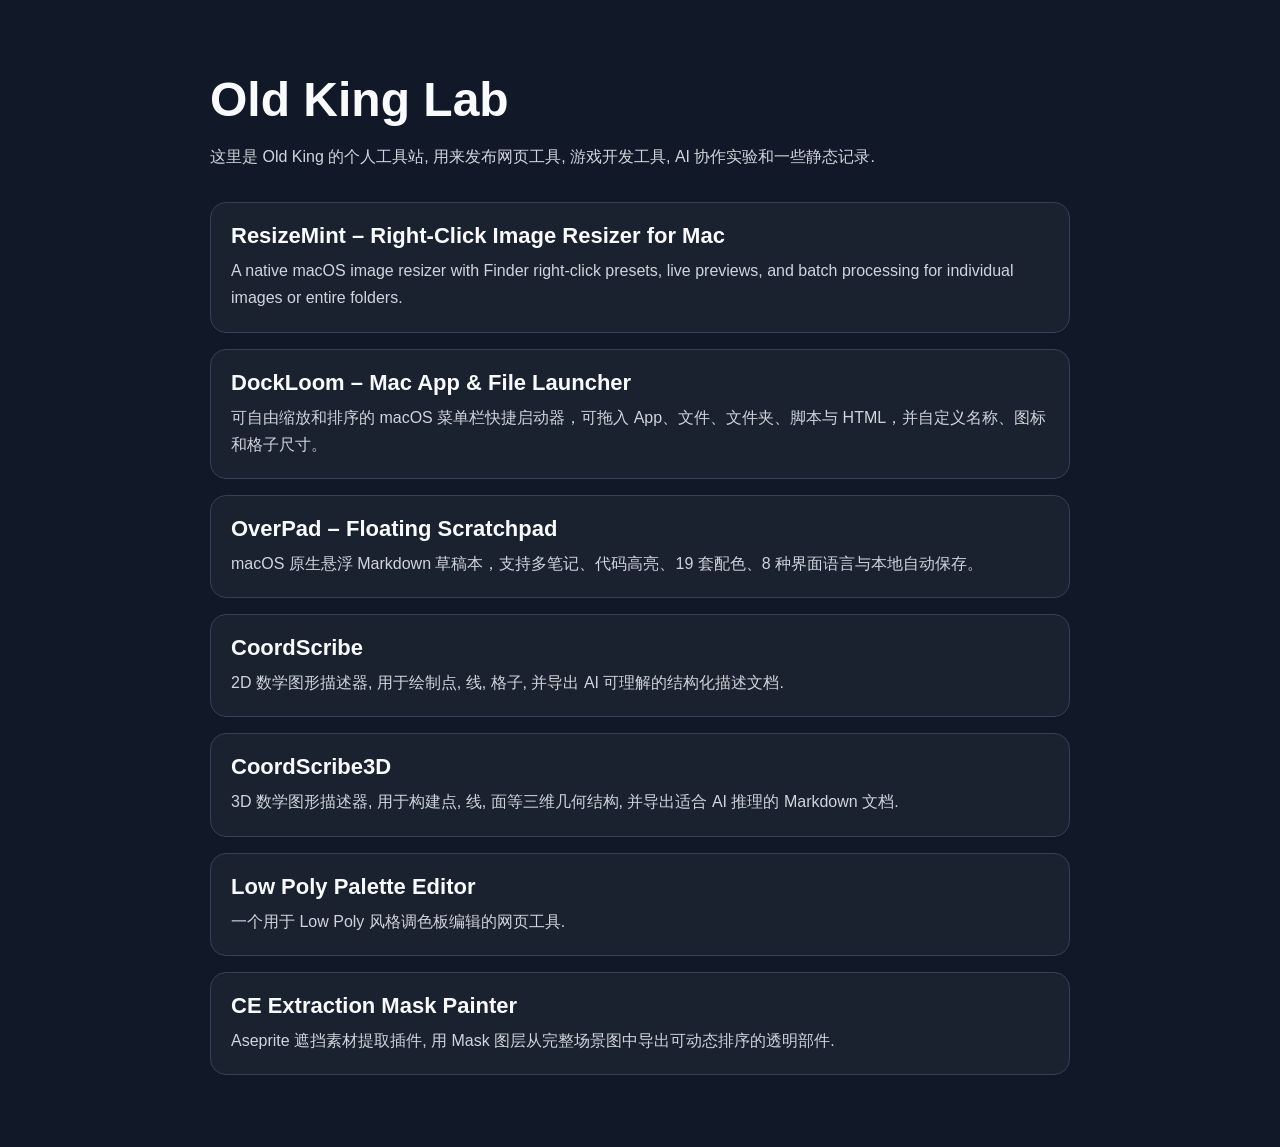
<file: index.html>
<!doctype html>
<html lang="zh-CN">
<head>
  <meta charset="utf-8">
  <meta name="viewport" content="width=device-width, initial-scale=1">
  <title>Old King Lab</title>
  <meta name="description" content="Old King 的个人工具站, 用于记录网页工具, 游戏开发工具和 AI 协作实验.">
  <style>
    body {
      margin: 0;
      font-family: -apple-system, BlinkMacSystemFont, "Segoe UI", Arial, sans-serif;
      background: #111827;
      color: #f9fafb;
    }

    main {
      max-width: 860px;
      margin: 0 auto;
      padding: 72px 24px;
    }

    h1 {
      font-size: 48px;
      margin: 0 0 16px;
    }

    p {
      line-height: 1.7;
      color: #d1d5db;
    }

    .tools {
      display: grid;
      gap: 16px;
      margin-top: 32px;
    }

    .card {
      display: block;
      padding: 20px;
      border: 1px solid #374151;
      border-radius: 16px;
      color: inherit;
      text-decoration: none;
      background: rgba(255, 255, 255, 0.04);
      transition: background 0.15s ease, border-color 0.15s ease, transform 0.15s ease;
    }

    .card:hover {
      background: rgba(255, 255, 255, 0.08);
      border-color: #4b5563;
      transform: translateY(-1px);
    }

    .card h2 {
      margin: 0 0 8px;
      font-size: 22px;
    }

    .card p {
      margin: 0;
    }
  </style>
</head>

<body>
  <main>
    <h1>Old King Lab</h1>

    <p>
      这里是 Old King 的个人工具站, 用来发布网页工具, 游戏开发工具, AI 协作实验和一些静态记录.
    </p>

    <section class="tools">
      <a class="card" href="./ResizeMint/">
        <h2>ResizeMint – Right-Click Image Resizer for Mac</h2>
        <p>A native macOS image resizer with Finder right-click presets, live previews, and batch processing for individual images or entire folders.</p>
      </a>

      <a class="card" href="./dockloom/">
        <h2>DockLoom – Mac App &amp; File Launcher</h2>
        <p>可自由缩放和排序的 macOS 菜单栏快捷启动器，可拖入 App、文件、文件夹、脚本与 HTML，并自定义名称、图标和格子尺寸。</p>
      </a>

      <a class="card" href="./overpad/">
        <h2>OverPad – Floating Scratchpad</h2>
        <p>macOS 原生悬浮 Markdown 草稿本，支持多笔记、代码高亮、19 套配色、8 种界面语言与本地自动保存。</p>
      </a>

      <a class="card" href="./coordscribe/">
        <h2>CoordScribe</h2>
        <p>2D 数学图形描述器, 用于绘制点, 线, 格子, 并导出 AI 可理解的结构化描述文档.</p>
      </a>

      <a class="card" href="./coordscribe3d/">
        <h2>CoordScribe3D</h2>
        <p>3D 数学图形描述器, 用于构建点, 线, 面等三维几何结构, 并导出适合 AI 推理的 Markdown 文档.</p>
      </a>

      <a class="card" href="./LowPolyPaletteEditor/">
        <h2>Low Poly Palette Editor</h2>
        <p>一个用于 Low Poly 风格调色板编辑的网页工具.</p>
      </a>

      <a class="card" href="./CE_ExtractionMaskPainter/">
        <h2>CE Extraction Mask Painter</h2>
        <p>Aseprite 遮挡素材提取插件, 用 Mask 图层从完整场景图中导出可动态排序的透明部件.</p>
      </a>
    </section>
  </main>
</body>
</html>
</file>
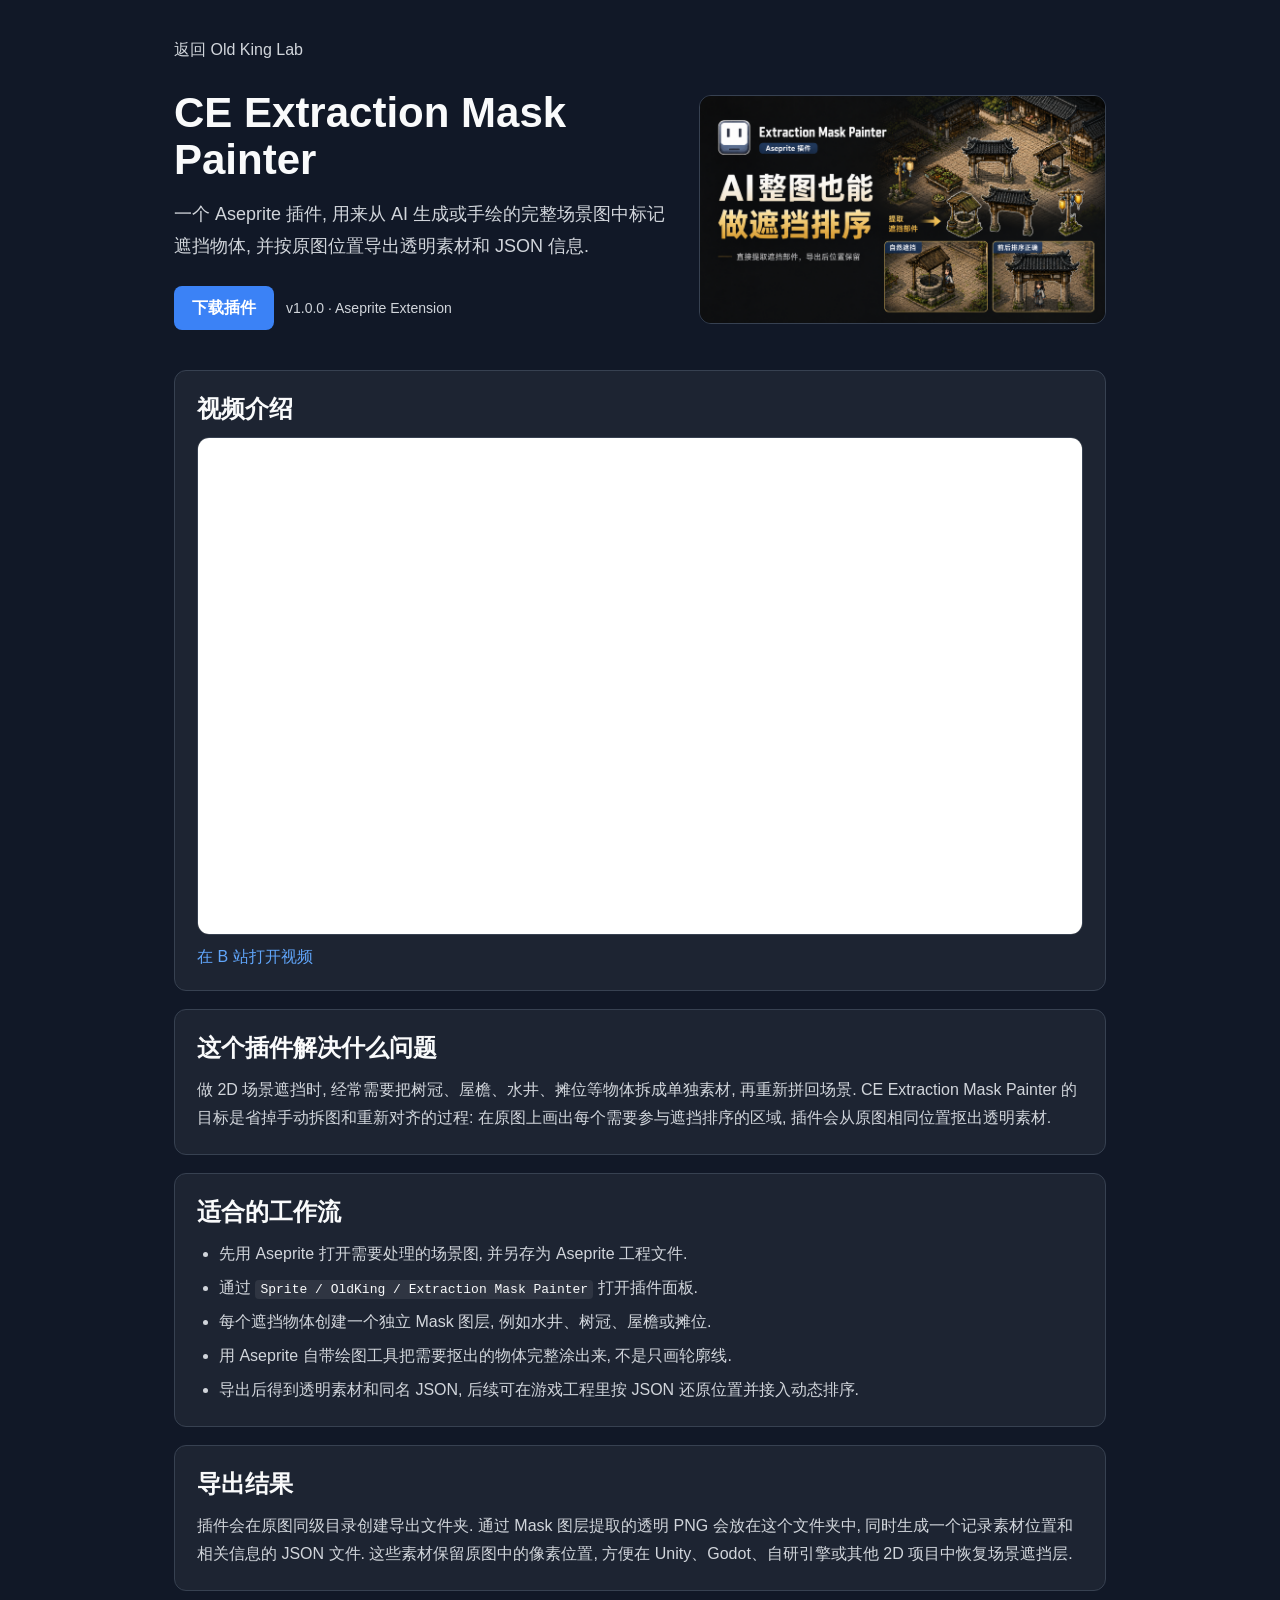
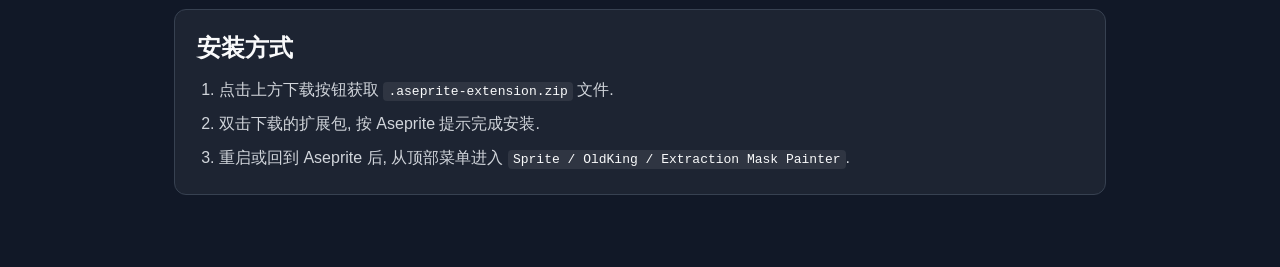
<file: CE_ExtractionMaskPainter/index.html>
<!doctype html>
<html lang="zh-CN">
<head>
  <meta charset="utf-8">
  <meta name="viewport" content="width=device-width, initial-scale=1">
  <title>CE Extraction Mask Painter | Old King Lab</title>
  <meta name="description" content="CE Extraction Mask Painter 是 Old King 制作的 Aseprite 遮挡素材提取插件, 用于从完整场景图中导出可动态排序的透明部件.">
  <style>
    :root {
      color-scheme: dark;
      --bg: #111827;
      --panel: rgba(255, 255, 255, 0.05);
      --panel-strong: rgba(255, 255, 255, 0.08);
      --border: #374151;
      --text: #f9fafb;
      --muted: #d1d5db;
      --accent: #60a5fa;
      --accent-strong: #3b82f6;
    }

    * {
      box-sizing: border-box;
    }

    body {
      margin: 0;
      font-family: -apple-system, BlinkMacSystemFont, "Segoe UI", Arial, sans-serif;
      background: var(--bg);
      color: var(--text);
    }

    main {
      max-width: 980px;
      margin: 0 auto;
      padding: 40px 24px 72px;
    }

    a {
      color: inherit;
    }

    .back {
      display: inline-flex;
      margin-bottom: 28px;
      color: var(--muted);
      text-decoration: none;
    }

    .back:hover {
      color: var(--text);
    }

    .hero {
      display: grid;
      gap: 28px;
      align-items: center;
      grid-template-columns: minmax(0, 1.1fr) minmax(280px, 0.9fr);
    }

    h1 {
      margin: 0 0 16px;
      font-size: 42px;
      line-height: 1.12;
    }

    h2 {
      margin: 0 0 12px;
      font-size: 24px;
    }

    p {
      line-height: 1.75;
      color: var(--muted);
    }

    .lead {
      margin: 0 0 24px;
      font-size: 18px;
    }

    .cover {
      width: 100%;
      border: 1px solid var(--border);
      border-radius: 12px;
      display: block;
      background: var(--panel);
    }

    .actions {
      display: flex;
      flex-wrap: wrap;
      gap: 12px;
      align-items: center;
    }

    .button {
      display: inline-flex;
      align-items: center;
      justify-content: center;
      min-height: 44px;
      padding: 0 18px;
      border-radius: 8px;
      background: var(--accent-strong);
      color: white;
      font-weight: 700;
      text-decoration: none;
    }

    .button:hover {
      background: var(--accent);
    }

    .version {
      color: var(--muted);
      font-size: 14px;
    }

    .sections {
      display: grid;
      gap: 18px;
      margin-top: 40px;
    }

    .section {
      padding: 22px;
      border: 1px solid var(--border);
      border-radius: 12px;
      background: var(--panel);
    }

    .section p {
      margin: 0;
    }

    .video-wrap {
      overflow: hidden;
      border: 1px solid var(--border);
      border-radius: 12px;
      background: #000;
      aspect-ratio: 16 / 9;
    }

    .video-wrap iframe {
      width: 100%;
      height: 100%;
      border: 0;
      display: block;
    }

    .video-link {
      display: inline-flex;
      margin-top: 12px;
      color: var(--accent);
      text-decoration: none;
    }

    .video-link:hover {
      text-decoration: underline;
    }

    ul,
    ol {
      margin: 0;
      padding-left: 22px;
      color: var(--muted);
      line-height: 1.75;
    }

    li + li {
      margin-top: 6px;
    }

    code {
      padding: 2px 5px;
      border-radius: 4px;
      background: var(--panel-strong);
      color: var(--text);
    }

    @media (max-width: 760px) {
      main {
        padding: 28px 18px 56px;
      }

      .hero {
        grid-template-columns: 1fr;
      }

      h1 {
        font-size: 34px;
      }
    }
  </style>
</head>

<body>
  <main>
    <a class="back" href="../">返回 Old King Lab</a>

    <section class="hero">
      <div>
        <h1>CE Extraction Mask Painter</h1>
        <p class="lead">
          一个 Aseprite 插件, 用来从 AI 生成或手绘的完整场景图中标记遮挡物体, 并按原图位置导出透明素材和 JSON 信息.
        </p>
        <div class="actions">
          <a class="button" href="./CE_ExtractionMaskPainter_v1.0.0.aseprite-extension.zip" download>下载插件</a>
          <span class="version">v1.0.0 · Aseprite Extension</span>
        </div>
      </div>

      <img class="cover" src="./assets/cover.png" alt="CE Extraction Mask Painter 插件演示封面">
    </section>

    <section class="sections" aria-label="插件说明">
      <div class="section">
        <h2>视频介绍</h2>
        <div class="video-wrap">
          <iframe
            src="https://player.bilibili.com/player.html?bvid=BV1GnE36PEtu&page=1&autoplay=0"
            title="CE Extraction Mask Painter 视频介绍"
            loading="lazy"
            allowfullscreen>
          </iframe>
        </div>
        <a class="video-link" href="https://www.bilibili.com/video/BV1GnE36PEtu" target="_blank" rel="noopener noreferrer">在 B 站打开视频</a>
      </div>

      <div class="section">
        <h2>这个插件解决什么问题</h2>
        <p>
          做 2D 场景遮挡时, 经常需要把树冠、屋檐、水井、摊位等物体拆成单独素材, 再重新拼回场景.
          CE Extraction Mask Painter 的目标是省掉手动拆图和重新对齐的过程: 在原图上画出每个需要参与遮挡排序的区域, 插件会从原图相同位置抠出透明素材.
        </p>
      </div>

      <div class="section">
        <h2>适合的工作流</h2>
        <ul>
          <li>先用 Aseprite 打开需要处理的场景图, 并另存为 Aseprite 工程文件.</li>
          <li>通过 <code>Sprite / OldKing / Extraction Mask Painter</code> 打开插件面板.</li>
          <li>每个遮挡物体创建一个独立 Mask 图层, 例如水井、树冠、屋檐或摊位.</li>
          <li>用 Aseprite 自带绘图工具把需要抠出的物体完整涂出来, 不是只画轮廓线.</li>
          <li>导出后得到透明素材和同名 JSON, 后续可在游戏工程里按 JSON 还原位置并接入动态排序.</li>
        </ul>
      </div>

      <div class="section">
        <h2>导出结果</h2>
        <p>
          插件会在原图同级目录创建导出文件夹. 通过 Mask 图层提取的透明 PNG 会放在这个文件夹中, 同时生成一个记录素材位置和相关信息的 JSON 文件.
          这些素材保留原图中的像素位置, 方便在 Unity、Godot、自研引擎或其他 2D 项目中恢复场景遮挡层.
        </p>
      </div>

      <div class="section">
        <h2>安装方式</h2>
        <ol>
          <li>点击上方下载按钮获取 <code>.aseprite-extension.zip</code> 文件.</li>
          <li>双击下载的扩展包, 按 Aseprite 提示完成安装.</li>
          <li>重启或回到 Aseprite 后, 从顶部菜单进入 <code>Sprite / OldKing / Extraction Mask Painter</code>.</li>
        </ol>
      </div>
    </section>
  </main>
</body>
</html>
</file>
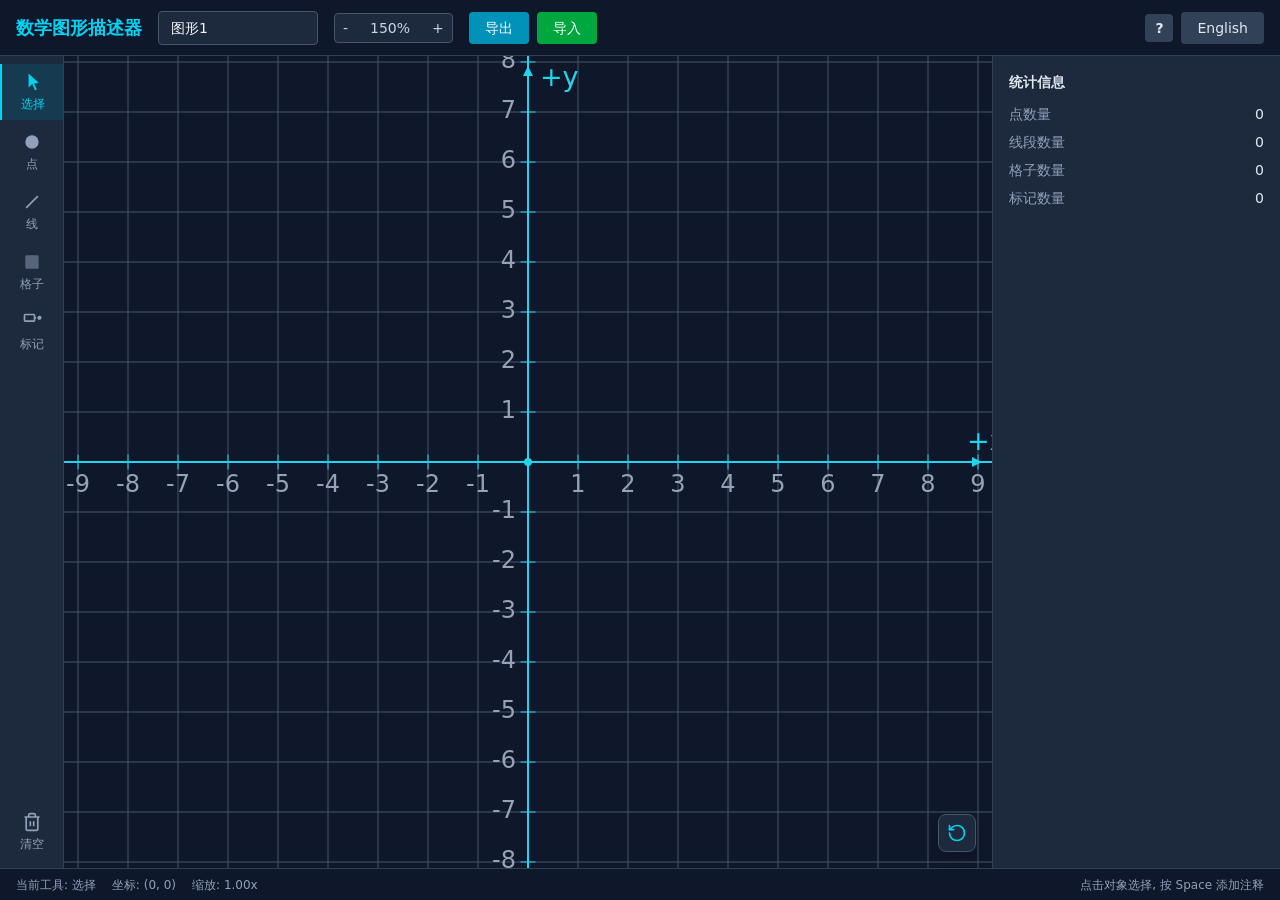
<file: coordscribe/index.html>
<!doctype html>
<html lang="en">
  <head>
    <meta charset="UTF-8" />
    <link rel="icon" type="image/svg+xml" href="/coordscribe/favicon.svg" />
    <meta name="viewport" content="width=device-width, initial-scale=1.0" />
    <title>Math Diagram Descriptor</title>
    <script type="module" crossorigin src="/coordscribe/assets/index-DubkllqF.js"></script>
    <link rel="stylesheet" crossorigin href="/coordscribe/assets/index-Cqga5kZH.css">
  </head>
  <body>
    <div id="root"></div>
  </body>
</html>
</file>
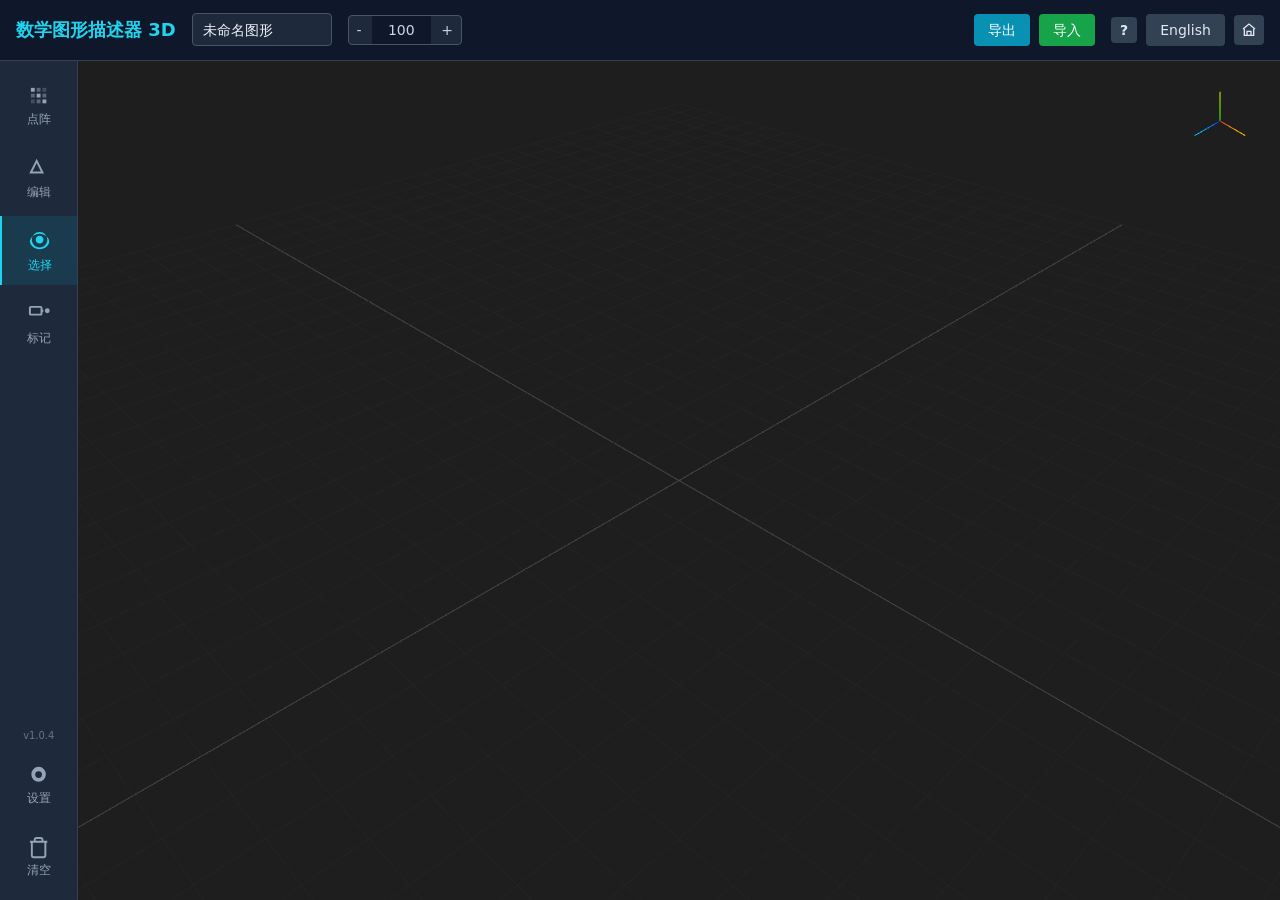
<file: coordscribe3d/index.html>
<!doctype html>
<html lang="zh-CN">
  <head>
    <meta charset="UTF-8" />
    <link rel="icon" type="image/svg+xml" href="/vite.svg" />
    <meta name="viewport" content="width=device-width, initial-scale=1.0" />
    <title>数学图形描述器 3D</title>
    <script type="module" crossorigin src="/coordscribe3d/assets/index-MYAG6t86.js"></script>
    <link rel="stylesheet" crossorigin href="/coordscribe3d/assets/index-Da0IX8aE.css">
  </head>
  <body>
    <div id="root"></div>
  </body>
</html>
</file>
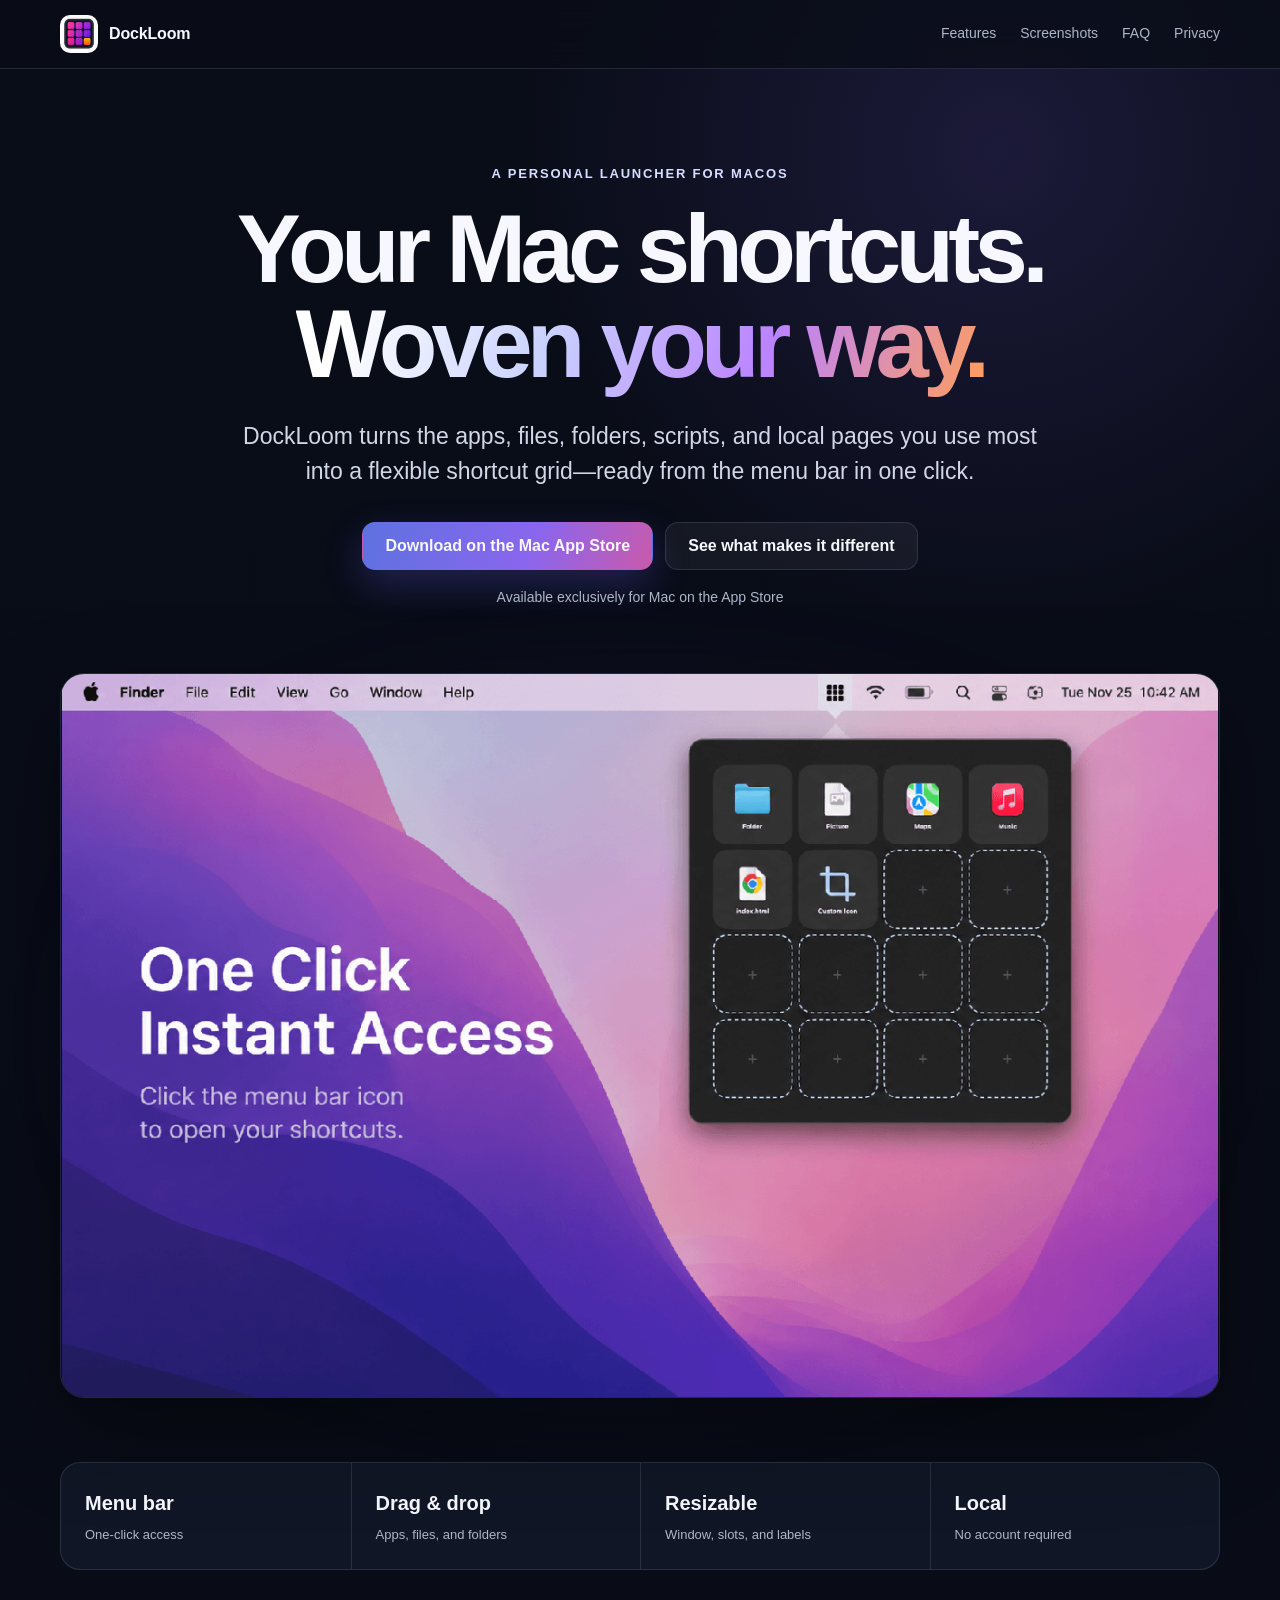
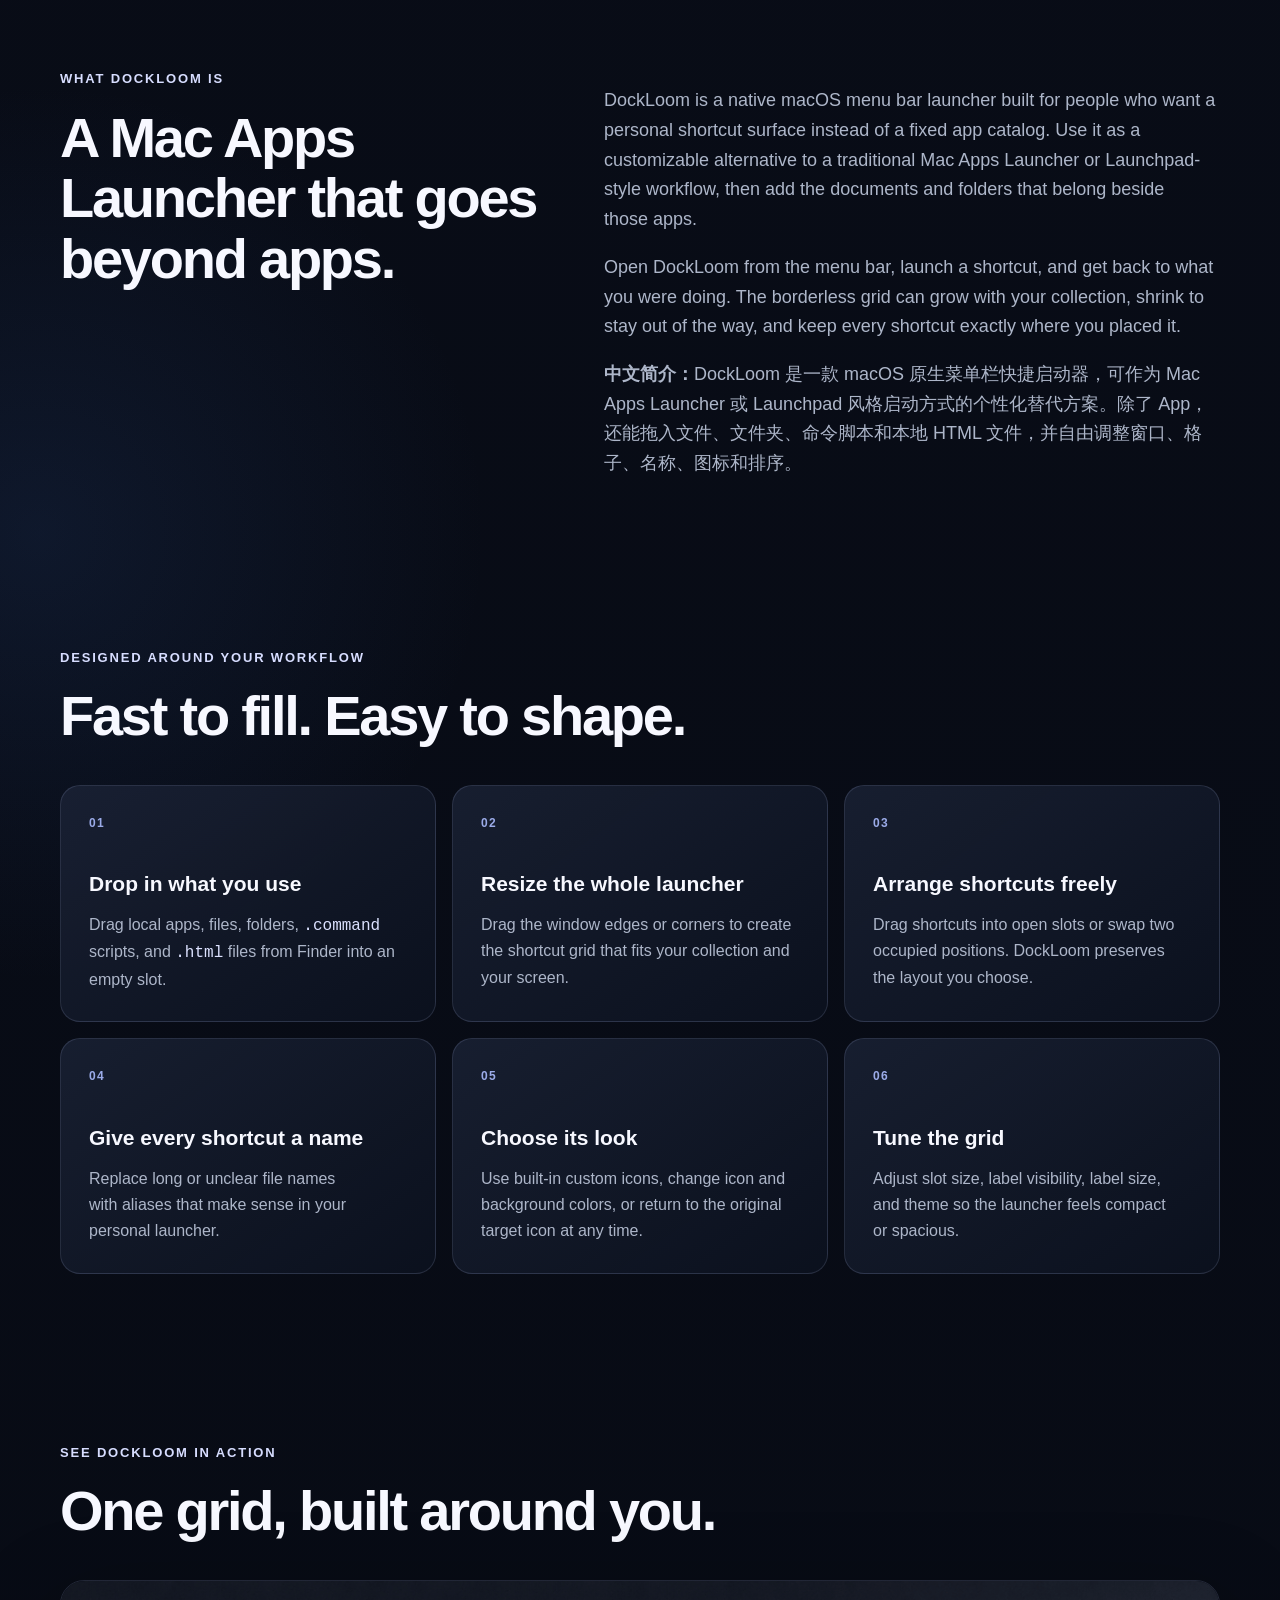
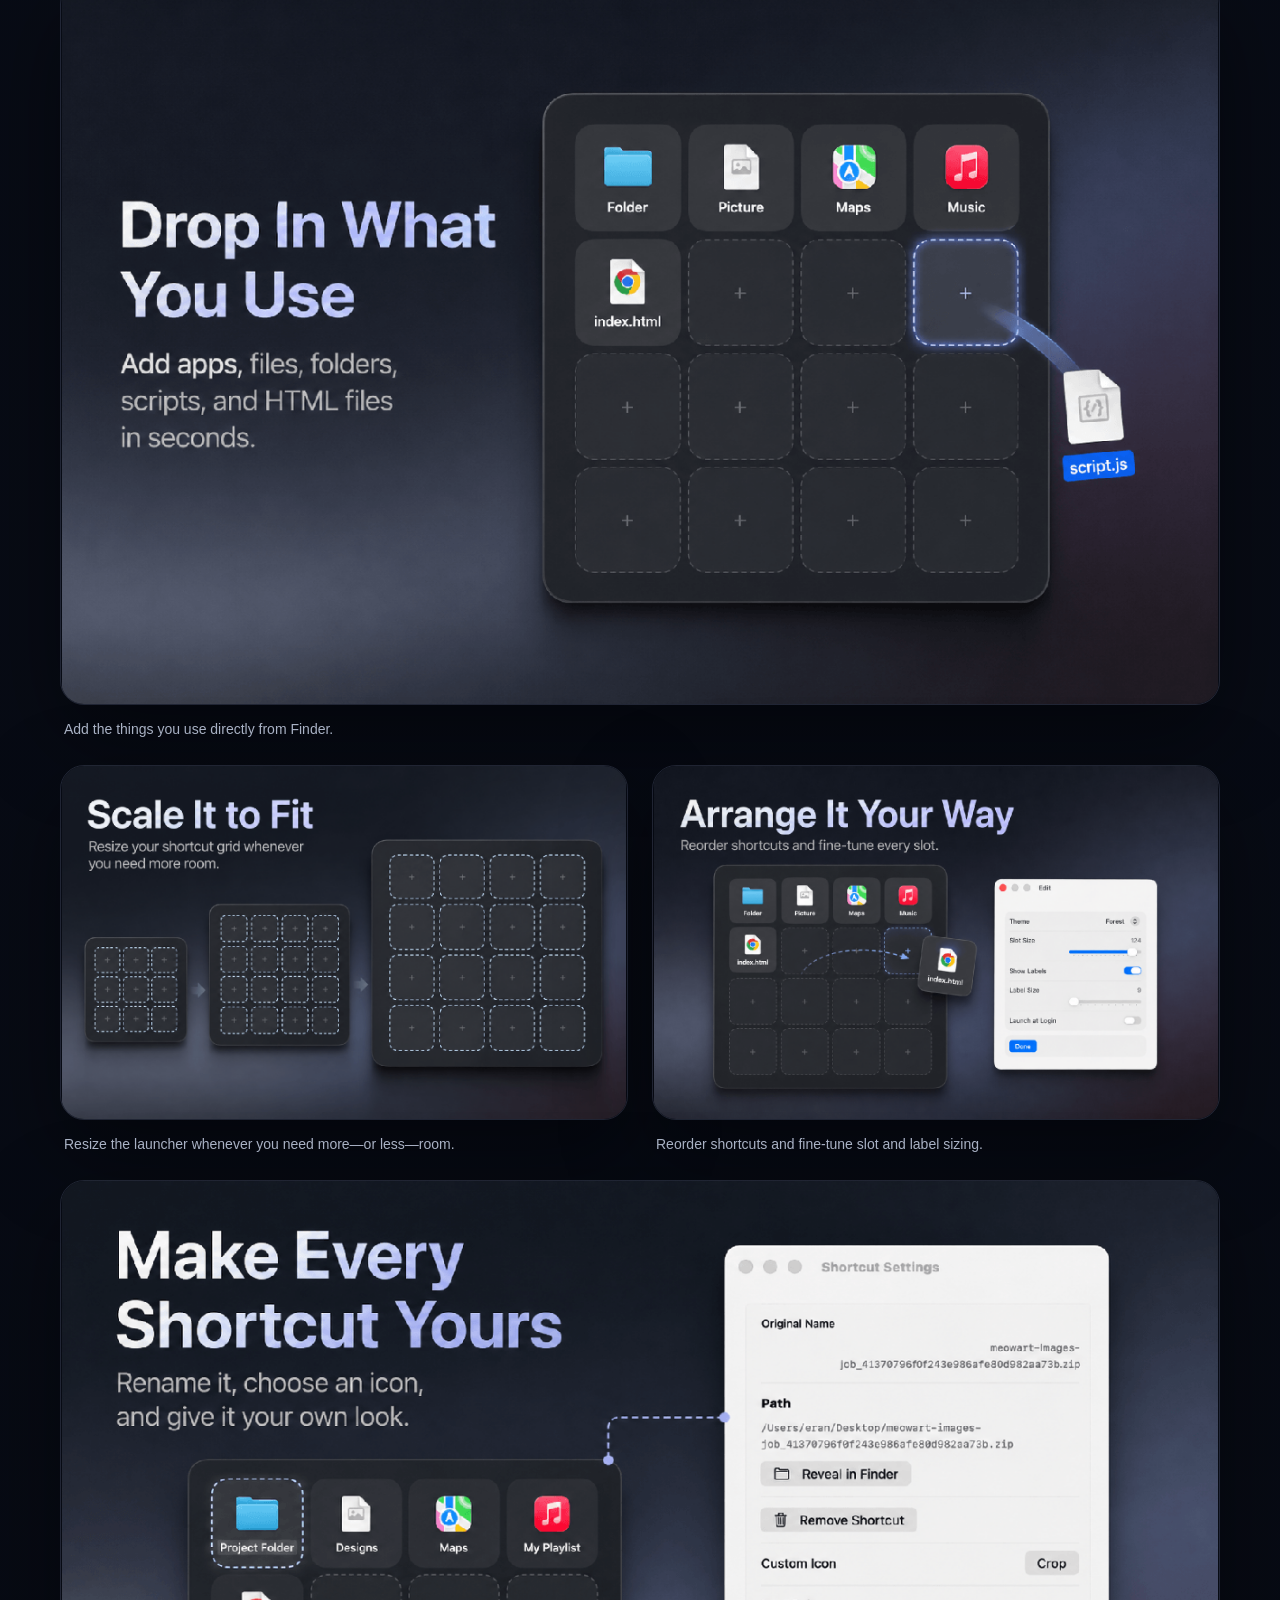
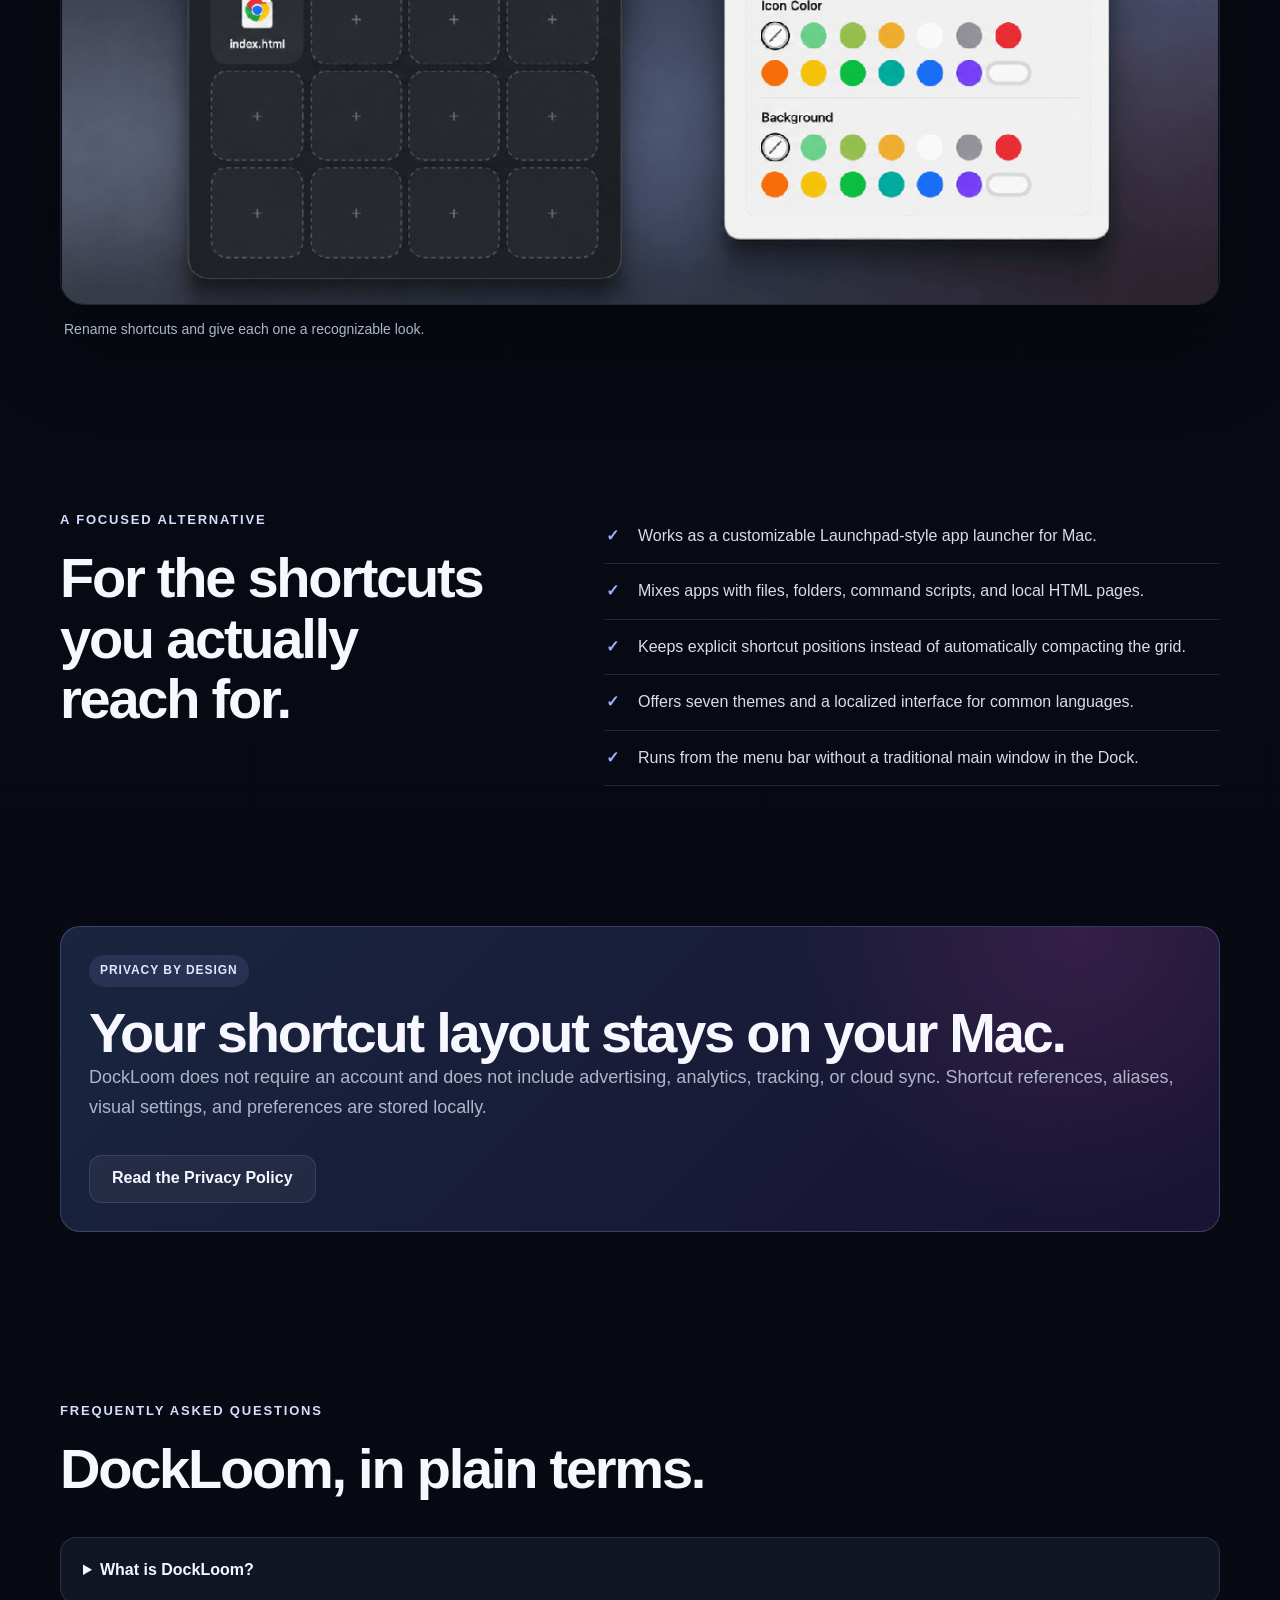
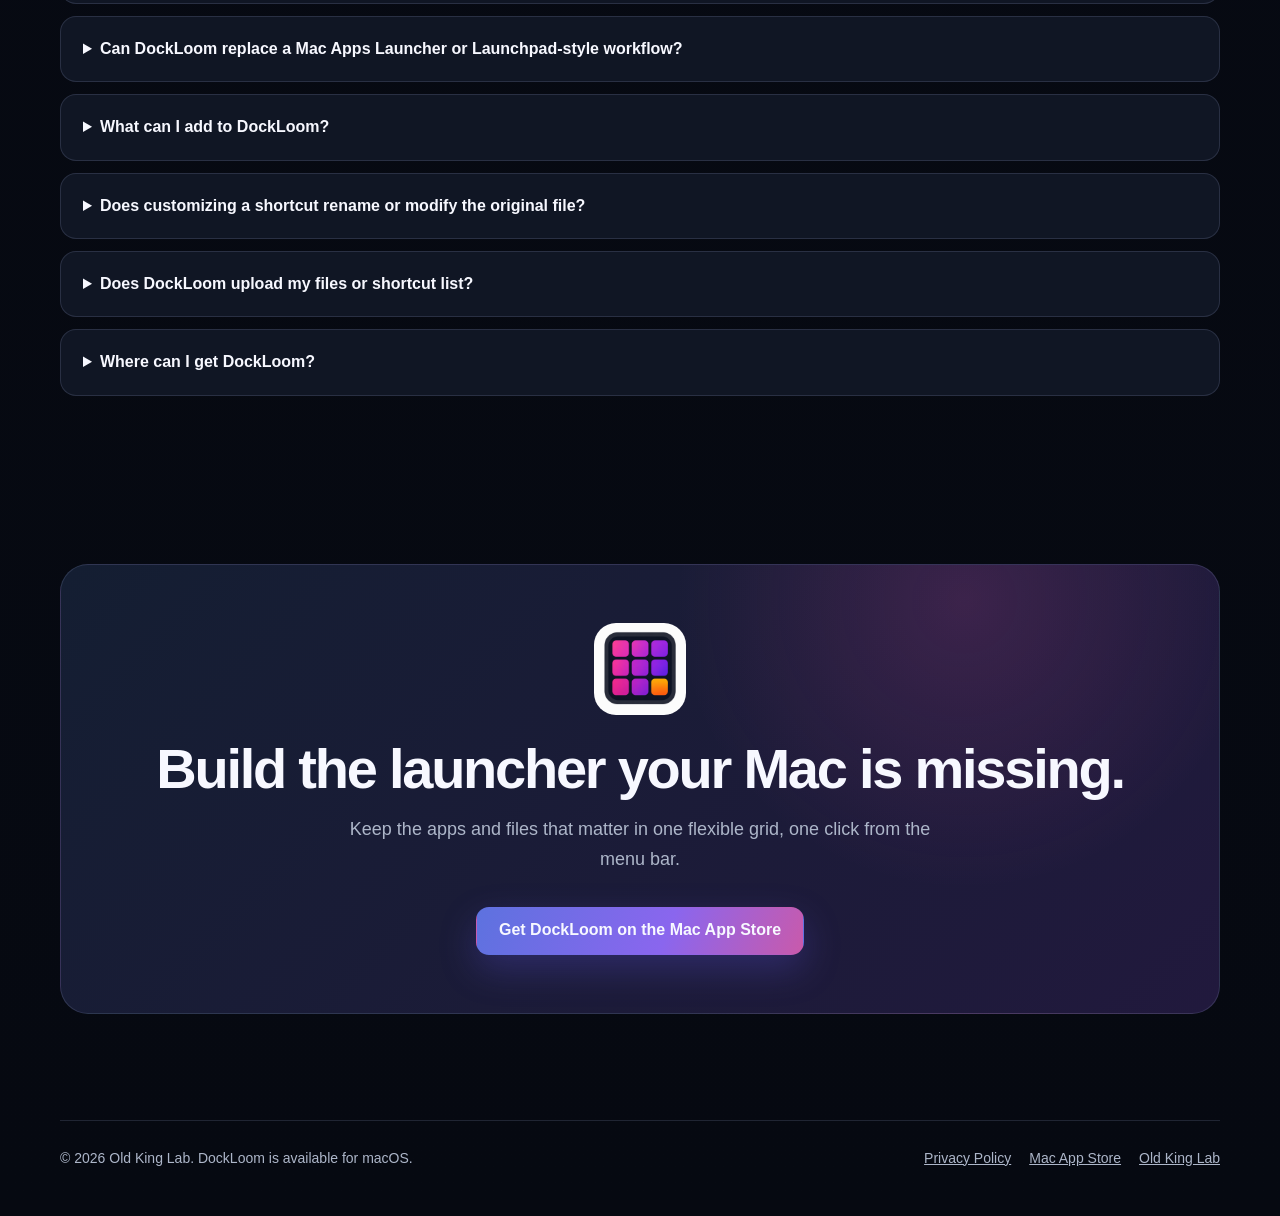
<file: dockloom/index.html>
<!doctype html>
<html lang="en">
<head>
  <meta charset="utf-8">
  <meta name="viewport" content="width=device-width, initial-scale=1">
  <title>DockLoom – Customizable Mac App & File Launcher</title>
  <meta name="description" content="DockLoom is a customizable macOS menu bar launcher and Launchpad-style Apps Launcher alternative for opening apps, files, folders, scripts, and HTML shortcuts from a resizable grid.">
  <meta name="robots" content="index, follow, max-image-preview:large, max-snippet:-1, max-video-preview:-1">
  <meta name="application-name" content="DockLoom">
  <meta name="apple-itunes-app" content="app-id=6806755726">
  <meta name="theme-color" content="#090d18">
  <link rel="canonical" href="https://ai.oldking.wang/dockloom/">
  <link rel="icon" type="image/png" href="./assets/dockloom-app-icon.png">
  <link rel="stylesheet" href="./styles.css">

  <meta property="og:type" content="website">
  <meta property="og:site_name" content="Old King Lab">
  <meta property="og:title" content="DockLoom – Customizable Mac App & File Launcher">
  <meta property="og:description" content="A resizable, drag-and-drop shortcut grid for the apps, files, folders, scripts, and HTML pages you use most on your Mac.">
  <meta property="og:url" content="https://ai.oldking.wang/dockloom/">
  <meta property="og:image" content="https://ai.oldking.wang/dockloom/assets/dockloom-instant-access.png">
  <meta property="og:image:width" content="1280">
  <meta property="og:image:height" content="800">
  <meta property="og:image:alt" content="DockLoom shortcut grid opening below its macOS menu bar icon">
  <meta name="twitter:card" content="summary_large_image">
  <meta name="twitter:title" content="DockLoom – Customizable Mac App & File Launcher">
  <meta name="twitter:description" content="Build a personal Launchpad-style shortcut grid for apps and files on macOS.">
  <meta name="twitter:image" content="https://ai.oldking.wang/dockloom/assets/dockloom-instant-access.png">

  <script type="application/ld+json">
  {
    "@context": "https://schema.org",
    "@type": "SoftwareApplication",
    "name": "DockLoom",
    "alternateName": ["DockLoom App Launcher", "DockLoom Mac Launcher"],
    "url": "https://ai.oldking.wang/dockloom/",
    "downloadUrl": "https://apps.apple.com/us/app/dockloom/id6806755726",
    "image": "https://ai.oldking.wang/dockloom/assets/dockloom-app-icon.png",
    "screenshot": [
      "https://ai.oldking.wang/dockloom/assets/dockloom-instant-access.png",
      "https://ai.oldking.wang/dockloom/assets/dockloom-drag-and-drop.png",
      "https://ai.oldking.wang/dockloom/assets/dockloom-resizable-grid.png",
      "https://ai.oldking.wang/dockloom/assets/dockloom-arrange-shortcuts.png",
      "https://ai.oldking.wang/dockloom/assets/dockloom-customize-shortcuts.png"
    ],
    "operatingSystem": "macOS",
    "applicationCategory": "UtilitiesApplication",
    "description": "DockLoom is a native macOS menu bar app and file launcher. It provides a resizable Launchpad-style shortcut grid where users can drag in local apps, files, folders, command scripts, and HTML files; arrange shortcuts freely; and customize labels, icons, colors, themes, and slot sizes.",
    "featureList": [
      "One-click access from the macOS menu bar",
      "Resizable shortcut window and grid",
      "Drag-and-drop local apps, files, folders, command scripts, and HTML files",
      "Free drag-and-drop shortcut ordering",
      "Custom shortcut aliases",
      "Custom shortcut icons, icon colors, and backgrounds",
      "Adjustable label and slot sizes",
      "Seven built-in themes",
      "Eleven language options including Follow System",
      "Local storage with no account required"
    ],
    "inLanguage": ["en", "zh-Hans", "zh-Hant", "ja", "ko", "es", "fr", "de", "pt", "ru"],
    "author": {
      "@type": "Organization",
      "name": "Old King Lab",
      "url": "https://ai.oldking.wang/"
    }
  }
  </script>
  <script type="application/ld+json">
  {
    "@context": "https://schema.org",
    "@type": "FAQPage",
    "mainEntity": [
      {
        "@type": "Question",
        "name": "What is DockLoom?",
        "acceptedAnswer": {"@type": "Answer", "text": "DockLoom is a native macOS menu bar launcher for apps, files, folders, command scripts, and HTML files. It presents shortcuts in a customizable, resizable grid."}
      },
      {
        "@type": "Question",
        "name": "Is DockLoom an alternative to the Mac Apps Launcher or Launchpad?",
        "acceptedAnswer": {"@type": "Answer", "text": "Yes. DockLoom can be used as a customizable Launchpad-style Mac Apps Launcher alternative. Unlike an app-only launcher, it can also hold shortcuts to files, folders, command scripts, and local HTML files."}
      },
      {
        "@type": "Question",
        "name": "Can I resize and rearrange DockLoom?",
        "acceptedAnswer": {"@type": "Answer", "text": "Yes. The DockLoom window can be resized, shortcut slots can be resized, and shortcuts can be dragged to empty positions or swapped with occupied positions."}
      },
      {
        "@type": "Question",
        "name": "Does DockLoom upload my shortcuts or files?",
        "acceptedAnswer": {"@type": "Answer", "text": "No. DockLoom stores shortcut references and preferences locally on the Mac. It does not provide accounts, cloud sync, advertising, analytics, or tracking, and it does not upload the contents of shortcut targets."}
      },
      {
        "@type": "Question",
        "name": "Where is DockLoom available?",
        "acceptedAnswer": {"@type": "Answer", "text": "DockLoom is available for macOS exclusively through the Mac App Store."}
      }
    ]
  }
  </script>
</head>

<body>
  <header class="site-header">
    <nav class="nav container" aria-label="Primary navigation">
      <a class="brand" href="./" aria-label="DockLoom home">
        <img src="./assets/dockloom-app-icon.png" alt="" width="38" height="38">
        <span>DockLoom</span>
      </a>
      <div class="nav-links">
        <a href="#features">Features</a>
        <a href="#screenshots">Screenshots</a>
        <a href="#faq">FAQ</a>
        <a class="privacy-link" href="./privacy.html">Privacy</a>
      </div>
    </nav>
  </header>

  <main>
    <section class="hero">
      <div class="container hero-copy">
        <p class="eyebrow">A personal launcher for macOS</p>
        <h1>Your Mac shortcuts.<br><span class="gradient-text">Woven your way.</span></h1>
        <p class="lead">DockLoom turns the apps, files, folders, scripts, and local pages you use most into a flexible shortcut grid—ready from the menu bar in one click.</p>
        <div class="actions">
          <a class="button primary" href="https://apps.apple.com/us/app/dockloom/id6806755726" rel="noopener">Download on the Mac App Store</a>
          <a class="button" href="#why-dockloom">See what makes it different</a>
        </div>
        <p class="availability">Available exclusively for Mac on the App Store</p>
      </div>
      <div class="container hero-visual">
        <img src="./assets/dockloom-instant-access.png" width="1280" height="800" alt="DockLoom opening a shortcut grid below the macOS menu bar" fetchpriority="high">
      </div>
    </section>

    <section class="container" aria-label="Product facts">
      <div class="facts">
        <div class="fact"><strong>Menu bar</strong><span>One-click access</span></div>
        <div class="fact"><strong>Drag &amp; drop</strong><span>Apps, files, and folders</span></div>
        <div class="fact"><strong>Resizable</strong><span>Window, slots, and labels</span></div>
        <div class="fact"><strong>Local</strong><span>No account required</span></div>
      </div>
    </section>

    <section class="section" id="why-dockloom">
      <div class="container two-column">
        <div>
          <p class="eyebrow">What DockLoom is</p>
          <h2>A Mac Apps Launcher that goes beyond apps.</h2>
        </div>
        <div>
          <p class="section-copy">DockLoom is a native macOS menu bar launcher built for people who want a personal shortcut surface instead of a fixed app catalog. Use it as a customizable alternative to a traditional Mac Apps Launcher or Launchpad-style workflow, then add the documents and folders that belong beside those apps.</p>
          <p class="section-copy">Open DockLoom from the menu bar, launch a shortcut, and get back to what you were doing. The borderless grid can grow with your collection, shrink to stay out of the way, and keep every shortcut exactly where you placed it.</p>
          <p class="section-copy" lang="zh-Hans"><strong>中文简介：</strong>DockLoom 是一款 macOS 原生菜单栏快捷启动器，可作为 Mac Apps Launcher 或 Launchpad 风格启动方式的个性化替代方案。除了 App，还能拖入文件、文件夹、命令脚本和本地 HTML 文件，并自由调整窗口、格子、名称、图标和排序。</p>
        </div>
      </div>
    </section>

    <section class="section compact" id="features">
      <div class="container">
        <div class="section-header">
          <p class="eyebrow">Designed around your workflow</p>
          <h2>Fast to fill. Easy to shape.</h2>
        </div>
        <div class="feature-grid">
          <article class="card">
            <span class="card-number">01</span>
            <h3>Drop in what you use</h3>
            <p>Drag local apps, files, folders, <code>.command</code> scripts, and <code>.html</code> files from Finder into an empty slot.</p>
          </article>
          <article class="card">
            <span class="card-number">02</span>
            <h3>Resize the whole launcher</h3>
            <p>Drag the window edges or corners to create the shortcut grid that fits your collection and your screen.</p>
          </article>
          <article class="card">
            <span class="card-number">03</span>
            <h3>Arrange shortcuts freely</h3>
            <p>Drag shortcuts into open slots or swap two occupied positions. DockLoom preserves the layout you choose.</p>
          </article>
          <article class="card">
            <span class="card-number">04</span>
            <h3>Give every shortcut a name</h3>
            <p>Replace long or unclear file names with aliases that make sense in your personal launcher.</p>
          </article>
          <article class="card">
            <span class="card-number">05</span>
            <h3>Choose its look</h3>
            <p>Use built-in custom icons, change icon and background colors, or return to the original target icon at any time.</p>
          </article>
          <article class="card">
            <span class="card-number">06</span>
            <h3>Tune the grid</h3>
            <p>Adjust slot size, label visibility, label size, and theme so the launcher feels compact or spacious.</p>
          </article>
        </div>
      </div>
    </section>

    <section class="section" id="screenshots">
      <div class="container">
        <div class="section-header">
          <p class="eyebrow">See DockLoom in action</p>
          <h2>One grid, built around you.</h2>
        </div>
        <div class="gallery">
          <figure class="gallery-wide">
            <img src="./assets/dockloom-drag-and-drop.png" width="1280" height="800" loading="lazy" alt="A JavaScript file being dragged into an empty DockLoom shortcut slot">
            <figcaption>Add the things you use directly from Finder.</figcaption>
          </figure>
          <figure>
            <img src="./assets/dockloom-resizable-grid.png" width="1280" height="800" loading="lazy" alt="DockLoom shortcut grids displayed at three different window sizes">
            <figcaption>Resize the launcher whenever you need more—or less—room.</figcaption>
          </figure>
          <figure>
            <img src="./assets/dockloom-arrange-shortcuts.png" width="1280" height="800" loading="lazy" alt="A DockLoom shortcut being moved while grid size and label controls are visible">
            <figcaption>Reorder shortcuts and fine-tune slot and label sizing.</figcaption>
          </figure>
          <figure class="gallery-wide">
            <img src="./assets/dockloom-customize-shortcuts.png" width="1280" height="800" loading="lazy" alt="DockLoom shortcut settings for aliases, custom icons, icon colors, and backgrounds">
            <figcaption>Rename shortcuts and give each one a recognizable look.</figcaption>
          </figure>
        </div>
      </div>
    </section>

    <section class="section compact">
      <div class="container two-column">
        <div>
          <p class="eyebrow">A focused alternative</p>
          <h2>For the shortcuts you actually reach for.</h2>
        </div>
        <ul class="check-list">
          <li>Works as a customizable Launchpad-style app launcher for Mac.</li>
          <li>Mixes apps with files, folders, command scripts, and local HTML pages.</li>
          <li>Keeps explicit shortcut positions instead of automatically compacting the grid.</li>
          <li>Offers seven themes and a localized interface for common languages.</li>
          <li>Runs from the menu bar without a traditional main window in the Dock.</li>
        </ul>
      </div>
    </section>

    <section class="section compact">
      <div class="container">
        <article class="card privacy-callout">
          <span class="pill">Privacy by design</span>
          <h2>Your shortcut layout stays on your Mac.</h2>
          <p class="section-copy">DockLoom does not require an account and does not include advertising, analytics, tracking, or cloud sync. Shortcut references, aliases, visual settings, and preferences are stored locally.</p>
          <div class="actions">
            <a class="button" href="./privacy.html">Read the Privacy Policy</a>
          </div>
        </article>
      </div>
    </section>

    <section class="section" id="faq">
      <div class="container">
        <div class="section-header">
          <p class="eyebrow">Frequently asked questions</p>
          <h2>DockLoom, in plain terms.</h2>
        </div>
        <div class="faq">
          <details>
            <summary>What is DockLoom?</summary>
            <p>DockLoom is a native macOS menu bar launcher for apps, files, folders, command scripts, and local HTML files. It presents your shortcuts in a customizable, resizable grid.</p>
          </details>
          <details>
            <summary>Can DockLoom replace a Mac Apps Launcher or Launchpad-style workflow?</summary>
            <p>Yes. DockLoom is designed to serve as a customizable Mac Apps Launcher alternative. It gives you direct control over grid size, shortcut position, labels, icons, and colors—and it can launch more than apps.</p>
          </details>
          <details>
            <summary>What can I add to DockLoom?</summary>
            <p>You can add existing local Mac apps, regular files, folders, <code>.command</code> scripts, and <code>.html</code> files by dragging them from Finder into an empty slot.</p>
          </details>
          <details>
            <summary>Does customizing a shortcut rename or modify the original file?</summary>
            <p>No. Aliases, icons, colors, positions, and other shortcut settings belong only to DockLoom. The app does not rename, move, rewrite, or delete the original target.</p>
          </details>
          <details>
            <summary>Does DockLoom upload my files or shortcut list?</summary>
            <p>No. DockLoom stores its shortcut references and preferences locally on your Mac. It has no account system, cloud sync, advertising, analytics, or tracking, and it does not upload the contents of your shortcut targets.</p>
          </details>
          <details>
            <summary>Where can I get DockLoom?</summary>
            <p>DockLoom is available for macOS exclusively through the Mac App Store.</p>
          </details>
        </div>
      </div>
    </section>

    <section class="section compact">
      <div class="container cta">
        <img src="./assets/dockloom-app-icon.png" width="92" height="92" alt="DockLoom app icon">
        <h2>Build the launcher your Mac is missing.</h2>
        <p>Keep the apps and files that matter in one flexible grid, one click from the menu bar.</p>
        <div class="actions">
          <a class="button primary" href="https://apps.apple.com/us/app/dockloom/id6806755726" rel="noopener">Get DockLoom on the Mac App Store</a>
        </div>
      </div>
    </section>
  </main>

  <footer class="site-footer">
    <div class="container footer-row">
      <span>© 2026 Old King Lab. DockLoom is available for macOS.</span>
      <div class="footer-links">
        <a href="./privacy.html">Privacy Policy</a>
        <a href="https://apps.apple.com/us/app/dockloom/id6806755726" rel="noopener">Mac App Store</a>
        <a href="../">Old King Lab</a>
      </div>
    </div>
  </footer>
</body>
</html>
</file>
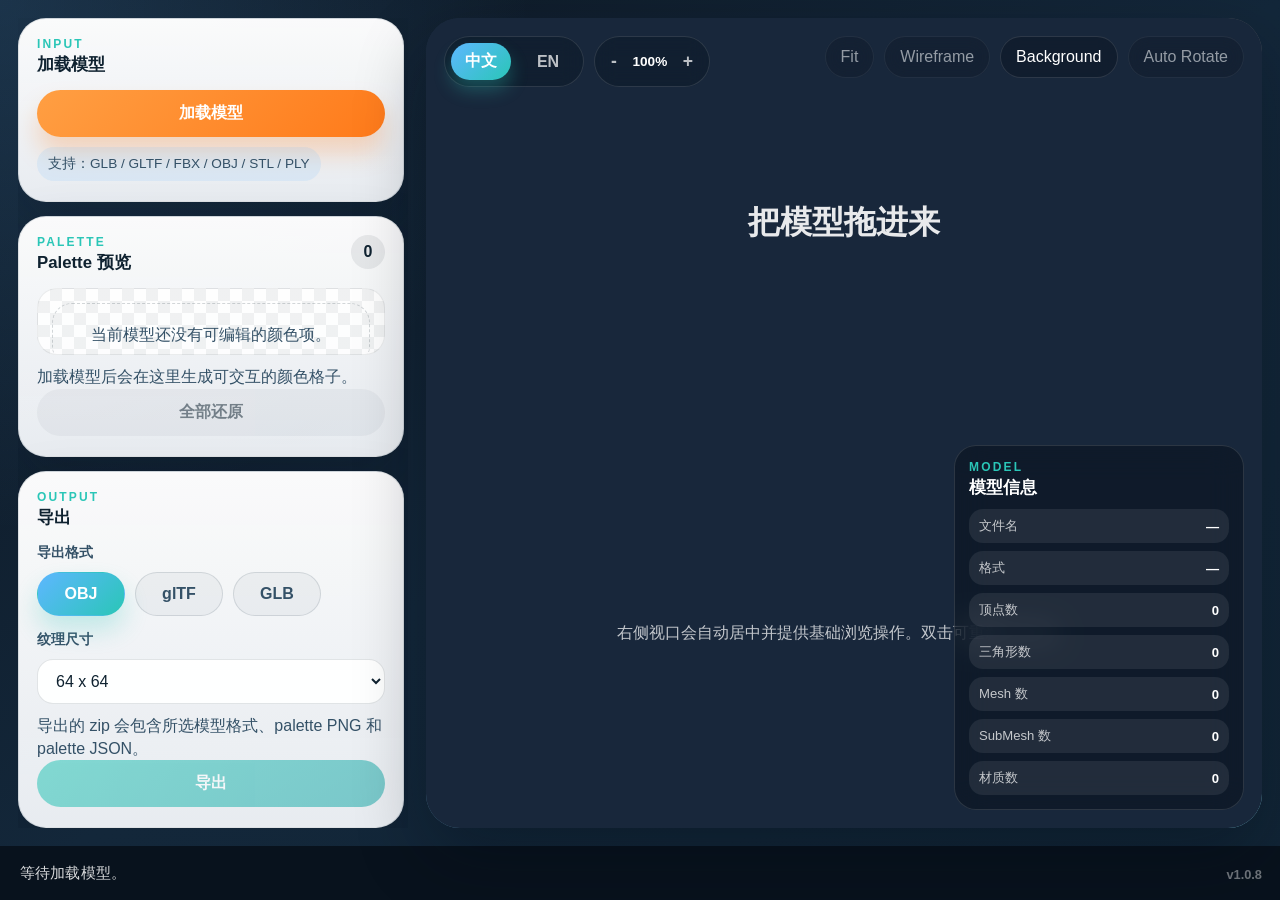
<file: LowPolyPaletteEditor/index.html>
<!DOCTYPE html>
<html lang="zh-CN">
  <head>
    <meta charset="UTF-8" />
    <meta
      name="viewport"
      content="width=device-width, initial-scale=1.0, viewport-fit=cover"
    />
    <title>LowPoly Palette Editor</title>
    <link rel="stylesheet" href="./css/app.css" />
  </head>
  <body>
    <div class="app-shell">
      <aside class="sidebar">
        <section class="panel load-panel drop-target" id="loadPanel">
          <div class="section-head">
            <div>
              <p class="section-kicker" data-i18n="section.input"></p>
              <h2 data-i18n="section.load">加载模型</h2>
            </div>
          </div>
          <button type="button" class="button button-primary" id="loadButton" data-i18n="action.load">Load Model</button>
          <p class="helper-chip" data-i18n="load.supported">支持：GLB / GLTF / FBX / OBJ / STL / PLY</p>
          <input
            id="modelFileInput"
            type="file"
            class="hidden-input"
            multiple
            accept=".glb,.gltf,.fbx,.obj,.mtl,.stl,.ply,.bin,.png,.jpg,.jpeg,.webp,.bmp,.tga"
          />
        </section>

        <section class="panel palette-panel">
          <div class="section-head">
            <div>
              <p class="section-kicker" data-i18n="section.palette"></p>
              <h2 data-i18n="section.palettePreview">Palette 预览</h2>
            </div>
            <span class="badge" id="colorCountBadge">0</span>
          </div>
          <div class="palette-grid-frame">
            <div id="paletteGrid" class="palette-grid"></div>
          </div>
          <p class="helper-text" id="paletteMeta"></p>
          <button type="button" class="button button-secondary" id="resetAllButton" data-i18n="action.resetAll">Reset All</button>
        </section>

        <section class="panel actions-panel">
          <div class="section-head">
            <div>
              <p class="section-kicker" data-i18n="section.output"></p>
              <h2 data-i18n="section.actions">操作</h2>
            </div>
          </div>
          <div class="field-label" data-i18n="label.exportFormat">导出格式</div>
          <div class="toggle-group" id="exportFormatGroup" role="radiogroup" aria-label="Export format"></div>
          <div class="field-label" data-i18n="label.textureSize">纹理尺寸</div>
          <select class="select-field" id="textureSizeSelect" aria-label="Texture size"></select>
          <p class="helper-text" data-i18n="label.exportZipIncludes">
            导出的 zip 会包含所选模型格式、palette PNG 和 palette JSON。
          </p>
          <button type="button" class="button button-accent" id="exportButton" data-i18n="action.export">Export</button>
        </section>
      </aside>

      <main class="viewport-shell" id="viewportShell">
        <div class="viewport-gradient"></div>
        <div class="top-left-controls">
          <div class="lang-switch" aria-label="Language switch">
            <button type="button" class="lang-button" data-lang="zh">中文</button>
            <button type="button" class="lang-button" data-lang="en">EN</button>
          </div>
          <div class="zoom-controls" aria-label="UI Zoom">
            <button type="button" class="zoom-button" data-zoom="-1">-</button>
            <span class="zoom-value" id="zoomValueDisplay">100%</span>
            <button type="button" class="zoom-button" data-zoom="1">+</button>
          </div>
        </div>
        <div class="viewer-toolbar">
          <button type="button" class="toolbar-button" id="fitButton" data-i18n="action.fit">Fit</button>
          <button type="button" class="toolbar-button" id="wireframeButton" data-i18n="action.wireframe">Wireframe</button>
          <button type="button" class="toolbar-button" id="backgroundButton" data-i18n="action.background">Background</button>
          <button type="button" class="toolbar-button" id="autoRotateButton" data-i18n="action.autoRotate">Auto Rotate</button>
        </div>
        <div class="viewer-host" id="viewerHost"></div>
        <div class="viewport-empty" id="viewportEmpty">
          <h2 data-i18n="empty.title">把模型拖进来</h2>
          <p data-i18n="empty.subtitle">右侧视口会自动居中并提供基础浏览操作。双击可重新 fit view。</p>
        </div>
        <div class="viewport-overlay is-hidden" id="dropOverlay" aria-hidden="true">
          <div class="overlay-card">
            <strong data-i18n="drop.title">释放鼠标即可加载</strong>
            <span data-i18n="drop.subtitle">支持模型主文件与依赖文件一起拖入</span>
          </div>
        </div>
        <section class="info-overlay" id="infoOverlay">
          <div class="section-head section-head-compact">
            <div>
              <p class="section-kicker" data-i18n="section.model"></p>
              <h2 data-i18n="section.info">模型信息</h2>
            </div>
          </div>
          <div id="modelInfoGrid" class="info-grid"></div>
        </section>
        <section class="color-editor-panel is-hidden" id="colorEditorPanel" aria-live="polite"></section>
      </main>
    </div>

    <div class="status-bar" id="statusBar"></div>
    <div class="toast-stack" id="toastStack"></div>

    <script src="./lib/jszip/jszip.min.js"></script>
    <script>window.__LOWPOLY_VERSION__="v1.0.8";</script>
<script type="module" src="./js/app.min.js"></script>
</body>
</html>
</file>
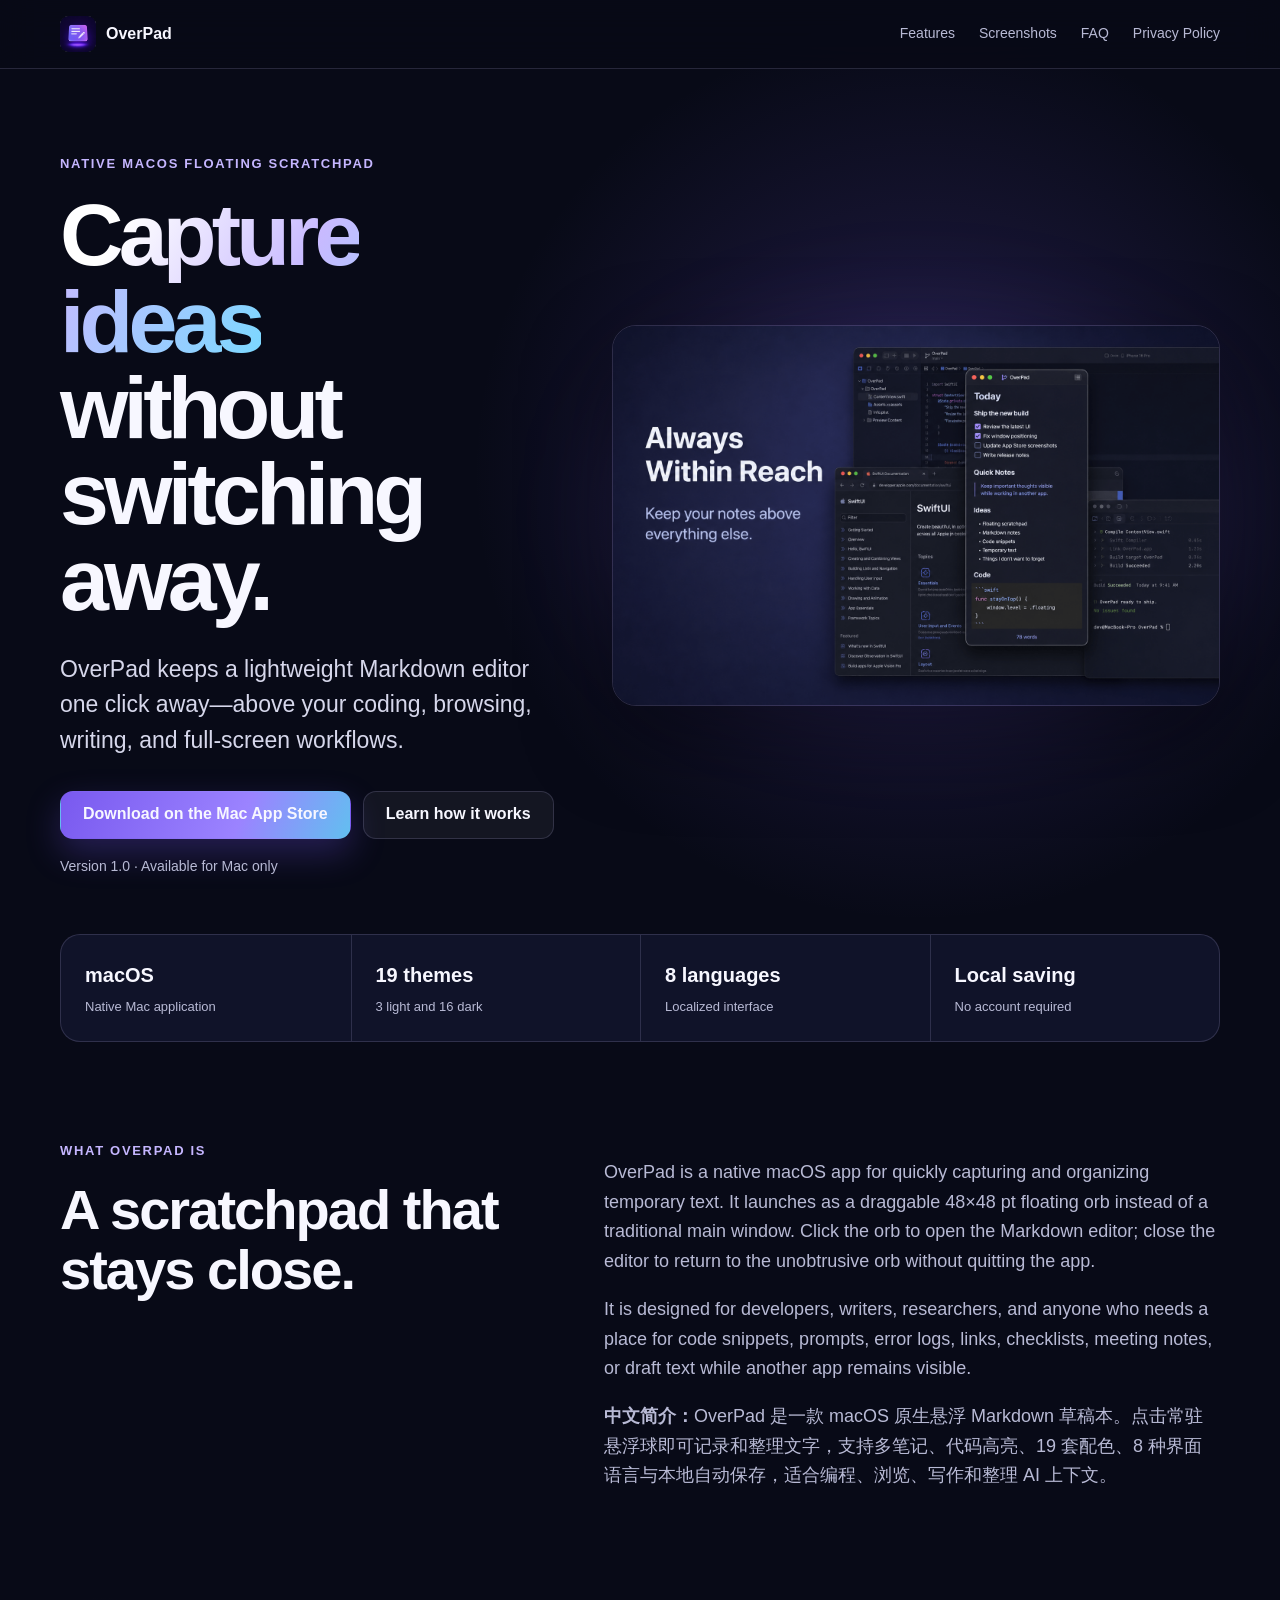
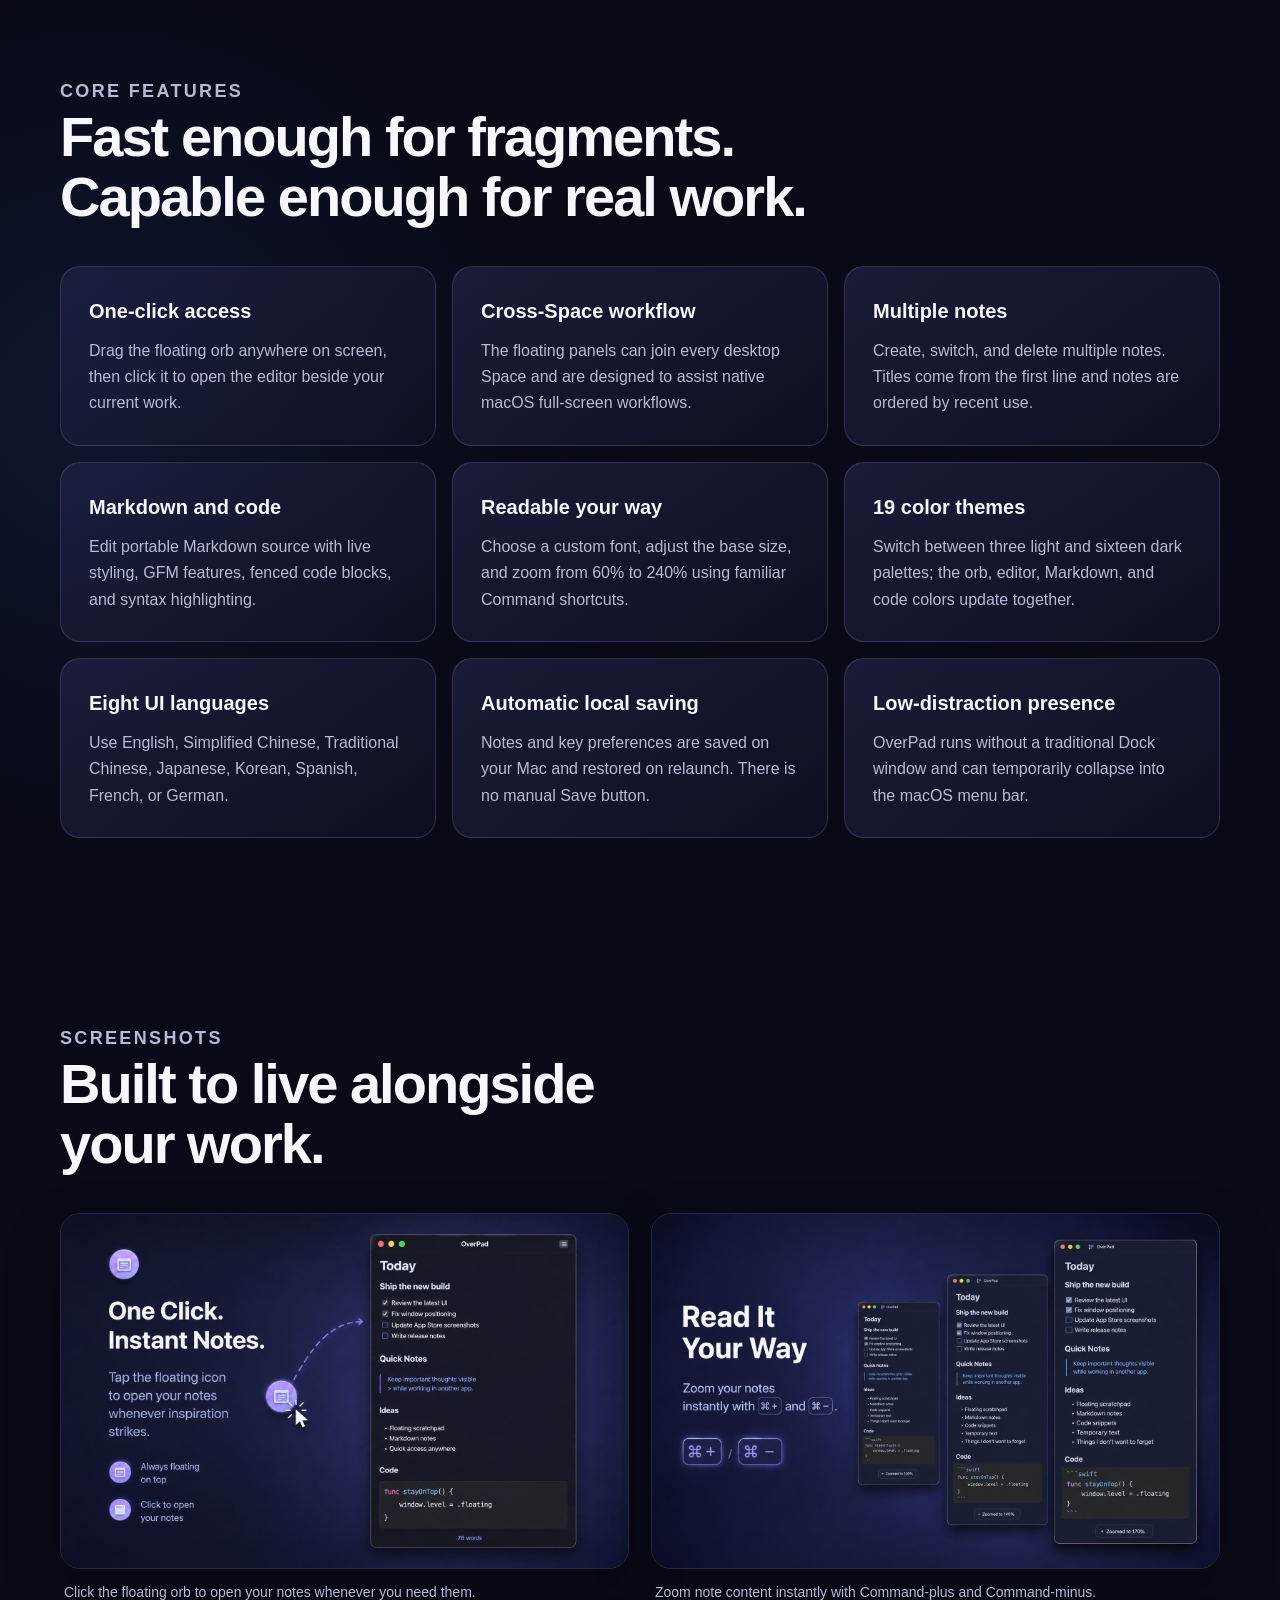
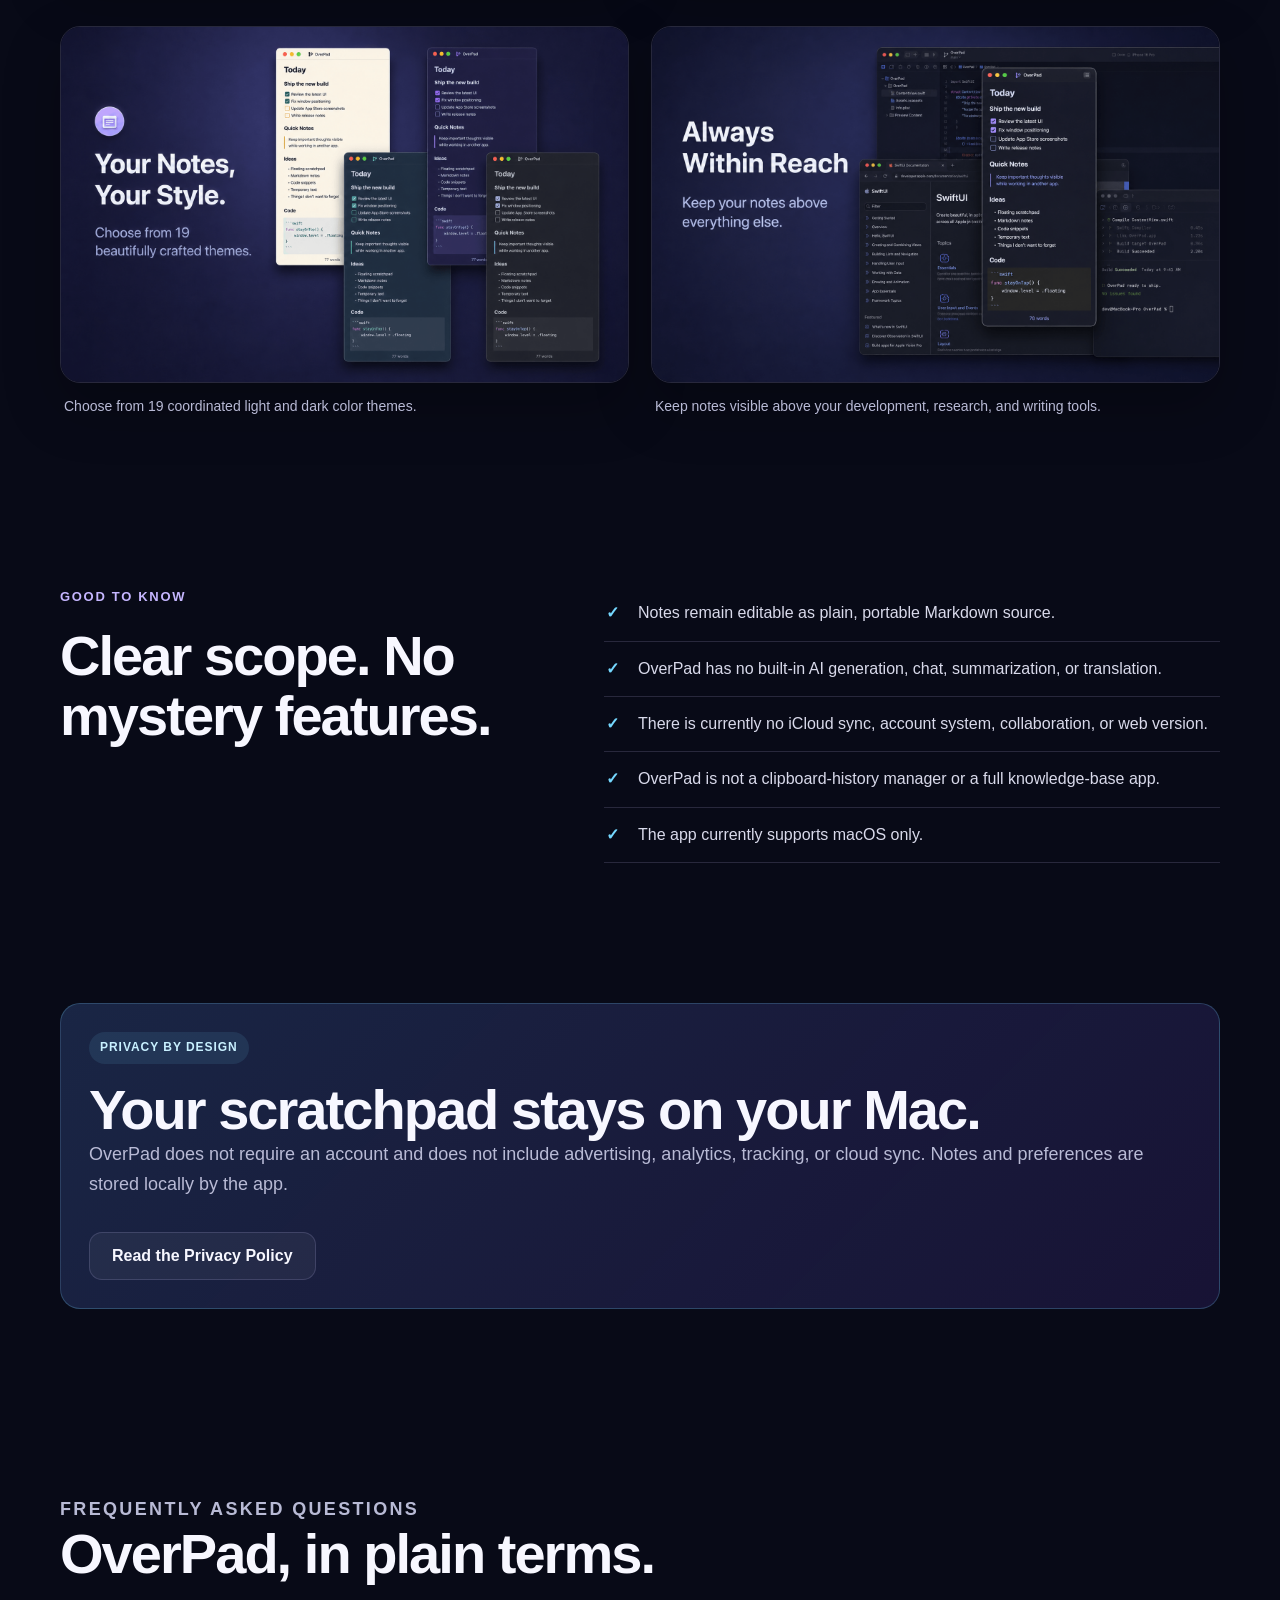
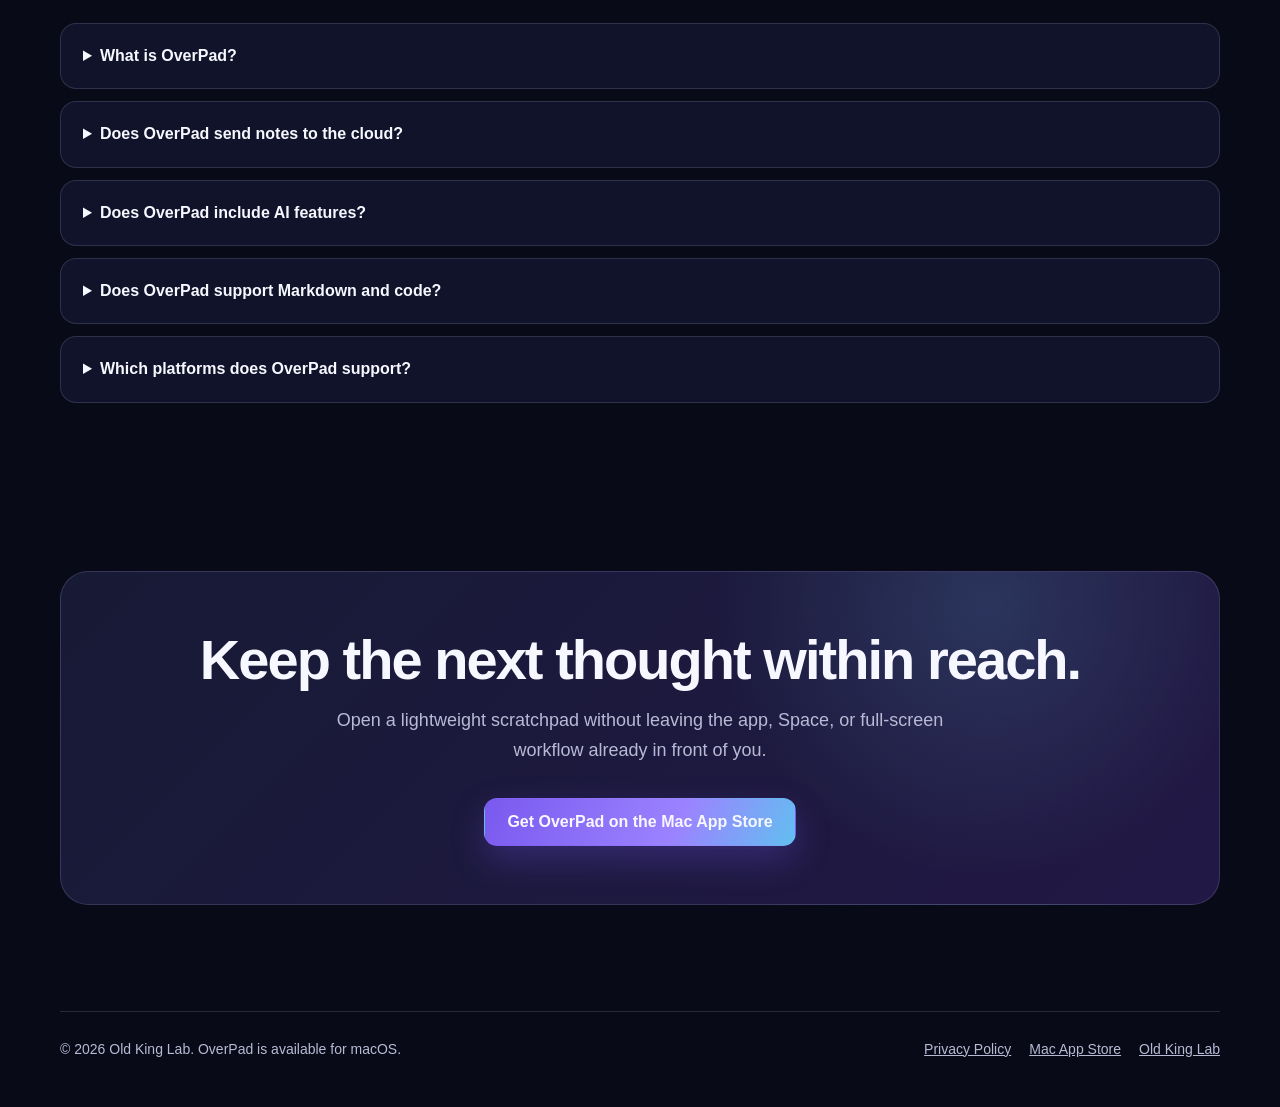
<file: overpad/index.html>
<!doctype html>
<html lang="en">
<head>
  <meta charset="utf-8">
  <meta name="viewport" content="width=device-width, initial-scale=1">
  <title>OverPad – Floating Markdown Scratchpad for Mac</title>
  <meta name="description" content="OverPad is a native macOS floating Markdown scratchpad with multiple notes, syntax-highlighted code blocks, 19 themes, eight interface languages, and automatic local saving.">
  <meta name="robots" content="index, follow, max-image-preview:large, max-snippet:-1, max-video-preview:-1">
  <meta name="application-name" content="OverPad">
  <meta name="apple-itunes-app" content="app-id=6805057491">
  <meta name="theme-color" content="#080a17">
  <link rel="canonical" href="https://ai.oldking.wang/overpad/">
  <link rel="icon" type="image/png" href="./assets/overpad-app-icon.png">
  <link rel="stylesheet" href="./styles.css">

  <meta property="og:type" content="website">
  <meta property="og:site_name" content="Old King Lab">
  <meta property="og:title" content="OverPad – Floating Markdown Scratchpad for Mac">
  <meta property="og:description" content="An always-ready native macOS scratchpad for Markdown notes, code snippets, prompts, logs, and temporary text.">
  <meta property="og:url" content="https://ai.oldking.wang/overpad/">
  <meta property="og:image" content="https://ai.oldking.wang/overpad/assets/overpad-always-within-reach.png">
  <meta property="og:image:width" content="1586">
  <meta property="og:image:height" content="992">
  <meta property="og:image:alt" content="OverPad floating above Xcode, a browser, and a terminal on macOS">
  <meta name="twitter:card" content="summary_large_image">
  <meta name="twitter:title" content="OverPad – Floating Markdown Scratchpad for Mac">
  <meta name="twitter:description" content="Capture Markdown notes and code without leaving your current Mac workflow.">
  <meta name="twitter:image" content="https://ai.oldking.wang/overpad/assets/overpad-always-within-reach.png">

  <script type="application/ld+json">
  {
    "@context": "https://schema.org",
    "@type": "SoftwareApplication",
    "name": "OverPad – Floating Scratchpad",
    "alternateName": "OverPad",
    "url": "https://ai.oldking.wang/overpad/",
    "downloadUrl": "https://apps.apple.com/us/app/overpad/id6805057491",
    "image": "https://ai.oldking.wang/overpad/assets/overpad-app-icon.png",
    "screenshot": [
      "https://ai.oldking.wang/overpad/assets/overpad-always-within-reach.png",
      "https://ai.oldking.wang/overpad/assets/overpad-zoom-controls.png",
      "https://ai.oldking.wang/overpad/assets/overpad-one-click-notes.png",
      "https://ai.oldking.wang/overpad/assets/overpad-themes.png"
    ],
    "operatingSystem": "macOS",
    "applicationCategory": "DeveloperApplication",
    "softwareVersion": "1.0",
    "description": "OverPad is a native macOS floating Markdown scratchpad. A draggable orb opens an editor with multiple notes, live Markdown styling, syntax-highlighted fenced code blocks, 19 color themes, eight interface languages, font controls, zoom, and automatic local saving.",
    "featureList": [
      "Draggable floating orb",
      "Cross-Space floating editor designed for native macOS full-screen workflows",
      "Multiple Markdown notes",
      "Live Markdown styling",
      "Syntax-highlighted fenced code blocks",
      "19 built-in color themes",
      "Eight interface languages",
      "Custom fonts and 60% to 240% zoom",
      "Automatic local saving",
      "No account or cloud sync required"
    ],
    "inLanguage": ["en", "zh-Hans", "zh-Hant", "ja", "ko", "es", "fr", "de"],
    "author": {
      "@type": "Organization",
      "name": "Old King Lab",
      "url": "https://ai.oldking.wang/"
    }
  }
  </script>
  <script type="application/ld+json">
  {
    "@context": "https://schema.org",
    "@type": "FAQPage",
    "mainEntity": [
      {
        "@type": "Question",
        "name": "What is OverPad?",
        "acceptedAnswer": {"@type": "Answer", "text": "OverPad is a native floating Markdown scratchpad for macOS. It stays available as a draggable orb and opens into a lightweight editor for notes, code snippets, prompts, logs, and temporary text."}
      },
      {
        "@type": "Question",
        "name": "Does OverPad send notes to the cloud?",
        "acceptedAnswer": {"@type": "Answer", "text": "No. OverPad stores notes and preferences locally on the Mac and does not provide accounts, cloud sync, analytics, advertising, or tracking."}
      },
      {
        "@type": "Question",
        "name": "Does OverPad include AI features?",
        "acceptedAnswer": {"@type": "Answer", "text": "No. OverPad does not generate, summarize, translate, or upload content with AI. It is useful for preparing clean Markdown context that you can manually copy into an AI tool of your choice."}
      },
      {
        "@type": "Question",
        "name": "Which platforms does OverPad support?",
        "acceptedAnswer": {"@type": "Answer", "text": "OverPad is currently available only for macOS through the Mac App Store. There is no iPhone, iPad, Windows, Android, or web version at this time."}
      }
    ]
  }
  </script>
</head>

<body>
  <header class="site-header">
    <nav class="nav container" aria-label="Primary navigation">
      <a class="brand" href="./" aria-label="OverPad home">
        <img src="./assets/overpad-app-icon.png" alt="" width="36" height="36">
        <span>OverPad</span>
      </a>
      <div class="nav-links">
        <a href="#features">Features</a>
        <a href="#screenshots">Screenshots</a>
        <a href="#faq">FAQ</a>
        <a class="privacy-link" href="./privacy.html">Privacy Policy</a>
      </div>
    </nav>
  </header>

  <main>
    <section class="hero">
      <div class="hero-grid container">
        <div>
          <p class="eyebrow">Native macOS floating scratchpad</p>
          <h1><span class="gradient-text">Capture ideas</span><br>without switching away.</h1>
          <p class="lead">OverPad keeps a lightweight Markdown editor one click away—above your coding, browsing, writing, and full-screen workflows.</p>
          <div class="actions">
            <a class="button primary" href="https://apps.apple.com/us/app/overpad/id6805057491" rel="noopener">Download on the Mac App Store</a>
            <a class="button" href="#what-is-overpad">Learn how it works</a>
          </div>
          <p class="availability">Version 1.0 · Available for Mac only</p>
        </div>
        <div class="hero-visual">
          <img src="./assets/overpad-always-within-reach.png" width="1586" height="992" alt="OverPad floating Markdown editor displayed above Xcode, Apple documentation, and a terminal" fetchpriority="high">
        </div>
      </div>
    </section>

    <section class="container" aria-label="Product facts">
      <div class="facts">
        <div class="fact"><strong>macOS</strong><span>Native Mac application</span></div>
        <div class="fact"><strong>19 themes</strong><span>3 light and 16 dark</span></div>
        <div class="fact"><strong>8 languages</strong><span>Localized interface</span></div>
        <div class="fact"><strong>Local saving</strong><span>No account required</span></div>
      </div>
    </section>

    <section class="section" id="what-is-overpad">
      <div class="container two-column">
        <div>
          <p class="eyebrow">What OverPad is</p>
          <h2>A scratchpad that stays close.</h2>
        </div>
        <div>
          <p class="section-copy">OverPad is a native macOS app for quickly capturing and organizing temporary text. It launches as a draggable 48×48 pt floating orb instead of a traditional main window. Click the orb to open the Markdown editor; close the editor to return to the unobtrusive orb without quitting the app.</p>
          <p class="section-copy">It is designed for developers, writers, researchers, and anyone who needs a place for code snippets, prompts, error logs, links, checklists, meeting notes, or draft text while another app remains visible.</p>
          <p class="section-copy" lang="zh-Hans"><strong>中文简介：</strong>OverPad 是一款 macOS 原生悬浮 Markdown 草稿本。点击常驻悬浮球即可记录和整理文字，支持多笔记、代码高亮、19 套配色、8 种界面语言与本地自动保存，适合编程、浏览、写作和整理 AI 上下文。</p>
        </div>
      </div>
    </section>

    <section class="section compact" id="features">
      <div class="container">
        <div class="section-header">
          <p class="eyebrow">Core features</p>
          <h2>Fast enough for fragments. Capable enough for real work.</h2>
        </div>
        <div class="feature-grid">
          <article class="card">
            <h3>One-click access</h3>
            <p>Drag the floating orb anywhere on screen, then click it to open the editor beside your current work.</p>
          </article>
          <article class="card">
            <h3>Cross-Space workflow</h3>
            <p>The floating panels can join every desktop Space and are designed to assist native macOS full-screen workflows.</p>
          </article>
          <article class="card">
            <h3>Multiple notes</h3>
            <p>Create, switch, and delete multiple notes. Titles come from the first line and notes are ordered by recent use.</p>
          </article>
          <article class="card">
            <h3>Markdown and code</h3>
            <p>Edit portable Markdown source with live styling, GFM features, fenced code blocks, and syntax highlighting.</p>
          </article>
          <article class="card">
            <h3>Readable your way</h3>
            <p>Choose a custom font, adjust the base size, and zoom from 60% to 240% using familiar Command shortcuts.</p>
          </article>
          <article class="card">
            <h3>19 color themes</h3>
            <p>Switch between three light and sixteen dark palettes; the orb, editor, Markdown, and code colors update together.</p>
          </article>
          <article class="card">
            <h3>Eight UI languages</h3>
            <p>Use English, Simplified Chinese, Traditional Chinese, Japanese, Korean, Spanish, French, or German.</p>
          </article>
          <article class="card">
            <h3>Automatic local saving</h3>
            <p>Notes and key preferences are saved on your Mac and restored on relaunch. There is no manual Save button.</p>
          </article>
          <article class="card">
            <h3>Low-distraction presence</h3>
            <p>OverPad runs without a traditional Dock window and can temporarily collapse into the macOS menu bar.</p>
          </article>
        </div>
      </div>
    </section>

    <section class="section" id="screenshots">
      <div class="container">
        <div class="section-header">
          <p class="eyebrow">Screenshots</p>
          <h2>Built to live alongside your work.</h2>
        </div>
        <div class="gallery">
          <figure>
            <img src="./assets/overpad-one-click-notes.png" width="1586" height="992" loading="lazy" alt="A click on the OverPad floating orb opening a Markdown note editor">
            <figcaption>Click the floating orb to open your notes whenever you need them.</figcaption>
          </figure>
          <figure>
            <img src="./assets/overpad-zoom-controls.png" width="1586" height="992" loading="lazy" alt="OverPad editor shown at 100, 140, and 170 percent zoom">
            <figcaption>Zoom note content instantly with Command-plus and Command-minus.</figcaption>
          </figure>
          <figure>
            <img src="./assets/overpad-themes.png" width="1586" height="992" loading="lazy" alt="Four OverPad windows displaying light, purple, blue, and graphite themes">
            <figcaption>Choose from 19 coordinated light and dark color themes.</figcaption>
          </figure>
          <figure>
            <img src="./assets/overpad-always-within-reach.png" width="1586" height="992" loading="lazy" alt="OverPad floating above coding and browsing windows on a Mac">
            <figcaption>Keep notes visible above your development, research, and writing tools.</figcaption>
          </figure>
        </div>
      </div>
    </section>

    <section class="section compact">
      <div class="container two-column">
        <div>
          <p class="eyebrow">Good to know</p>
          <h2>Clear scope. No mystery features.</h2>
        </div>
        <ul class="check-list">
          <li>Notes remain editable as plain, portable Markdown source.</li>
          <li>OverPad has no built-in AI generation, chat, summarization, or translation.</li>
          <li>There is currently no iCloud sync, account system, collaboration, or web version.</li>
          <li>OverPad is not a clipboard-history manager or a full knowledge-base app.</li>
          <li>The app currently supports macOS only.</li>
        </ul>
      </div>
    </section>

    <section class="section compact">
      <div class="container">
        <article class="card privacy-callout">
          <span class="pill">Privacy by design</span>
          <h2>Your scratchpad stays on your Mac.</h2>
          <p class="section-copy">OverPad does not require an account and does not include advertising, analytics, tracking, or cloud sync. Notes and preferences are stored locally by the app.</p>
          <div class="actions">
            <a class="button" href="./privacy.html">Read the Privacy Policy</a>
          </div>
        </article>
      </div>
    </section>

    <section class="section" id="faq">
      <div class="container">
        <div class="section-header">
          <p class="eyebrow">Frequently asked questions</p>
          <h2>OverPad, in plain terms.</h2>
        </div>
        <div class="faq">
          <details>
            <summary>What is OverPad?</summary>
            <p>OverPad is a native floating Markdown scratchpad for macOS. It stays available as a draggable orb and opens into a lightweight editor for notes, code snippets, prompts, logs, and temporary text.</p>
          </details>
          <details>
            <summary>Does OverPad send notes to the cloud?</summary>
            <p>No. Notes and preferences are stored locally on your Mac. OverPad does not provide accounts, cloud sync, analytics, advertising, or tracking.</p>
          </details>
          <details>
            <summary>Does OverPad include AI features?</summary>
            <p>No. It does not generate, summarize, translate, or upload content with AI. OverPad is useful for manually preparing clean Markdown context that you can copy into the AI tool of your choice.</p>
          </details>
          <details>
            <summary>Does OverPad support Markdown and code?</summary>
            <p>Yes. It supports live styling for common Markdown and GFM syntax, plus fenced code blocks with syntax highlighting for commonly used languages such as Swift, C#, JSON, JavaScript, TypeScript, Python, and Bash.</p>
          </details>
          <details>
            <summary>Which platforms does OverPad support?</summary>
            <p>OverPad is currently available only for macOS through the Mac App Store. There is no iPhone, iPad, Windows, Android, or web version at this time.</p>
          </details>
        </div>
      </div>
    </section>

    <section class="section compact">
      <div class="container cta">
        <h2>Keep the next thought within reach.</h2>
        <p>Open a lightweight scratchpad without leaving the app, Space, or full-screen workflow already in front of you.</p>
        <div class="actions">
          <a class="button primary" href="https://apps.apple.com/us/app/overpad/id6805057491" rel="noopener">Get OverPad on the Mac App Store</a>
        </div>
      </div>
    </section>
  </main>

  <footer class="site-footer">
    <div class="container footer-row">
      <span>© 2026 Old King Lab. OverPad is available for macOS.</span>
      <div class="footer-links">
        <a href="./privacy.html">Privacy Policy</a>
        <a href="https://apps.apple.com/us/app/overpad/id6805057491" rel="noopener">Mac App Store</a>
        <a href="../">Old King Lab</a>
      </div>
    </div>
  </footer>
</body>
</html>
</file>
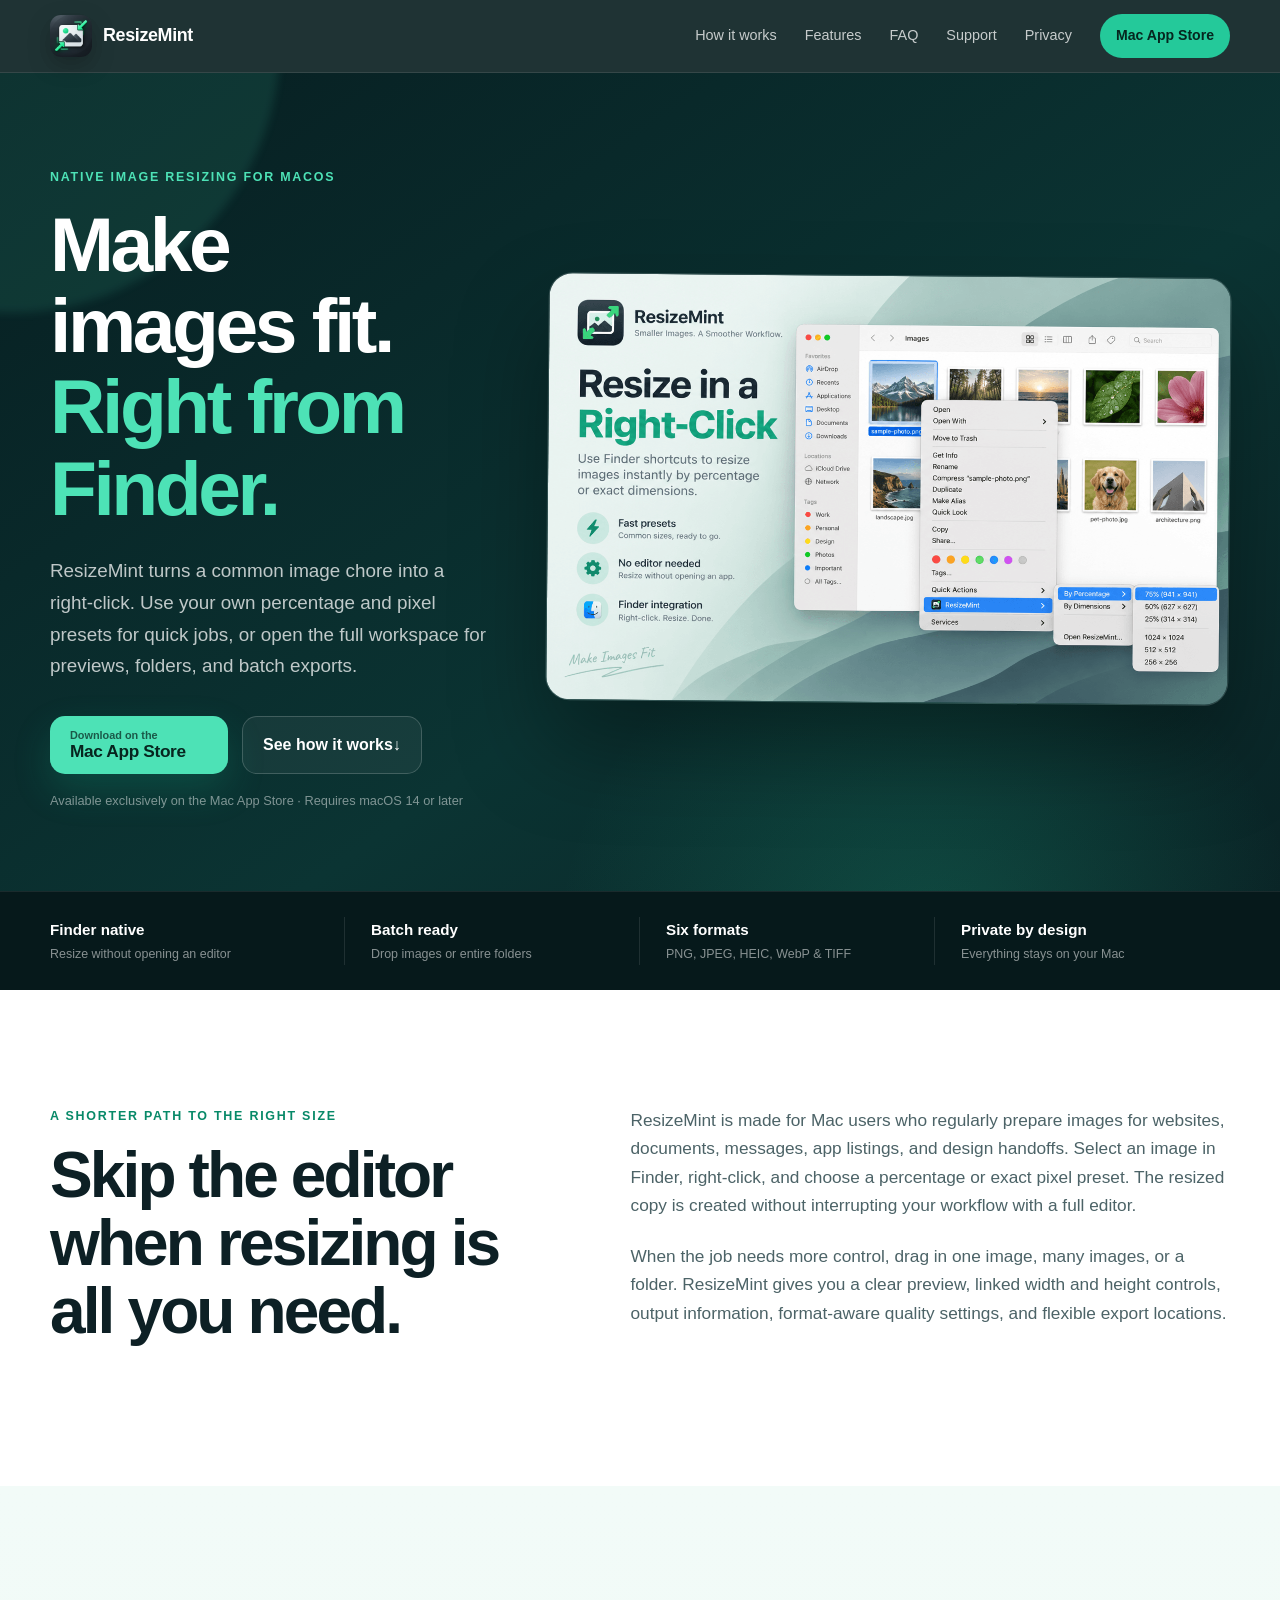
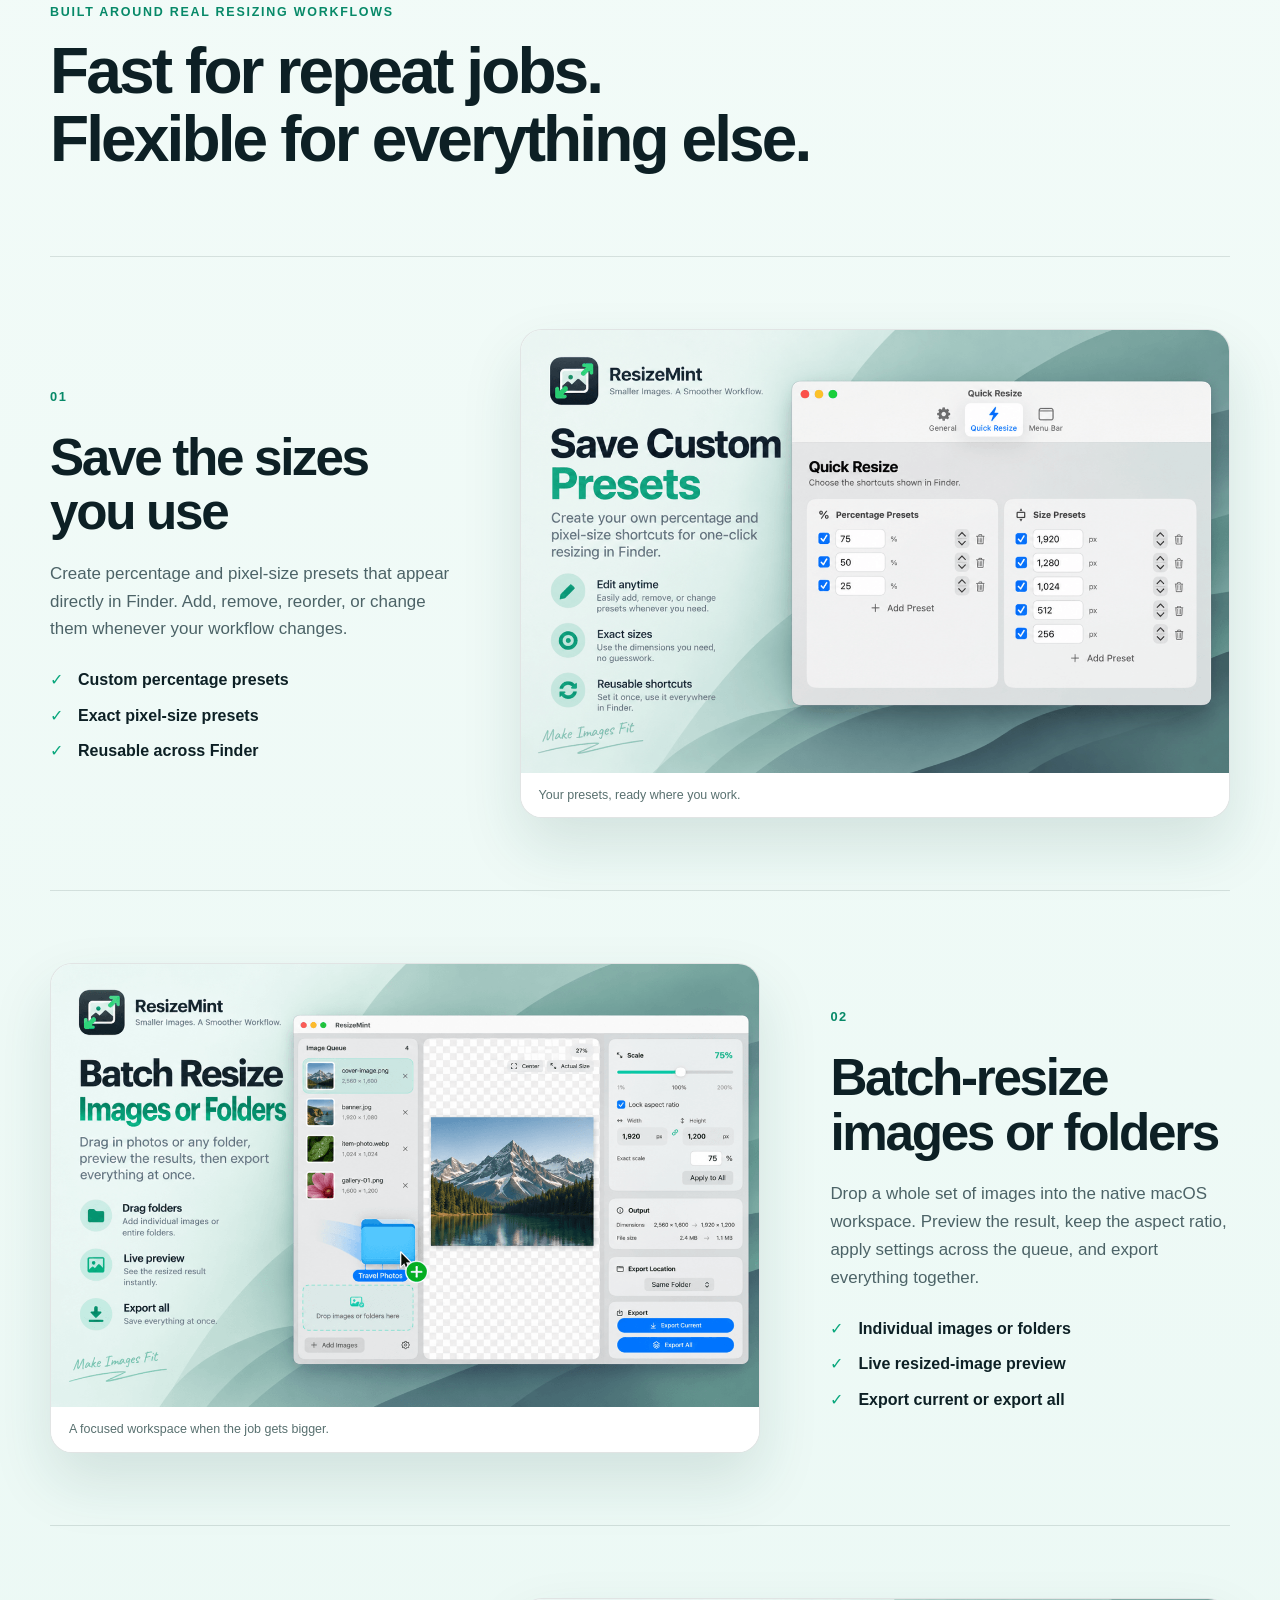
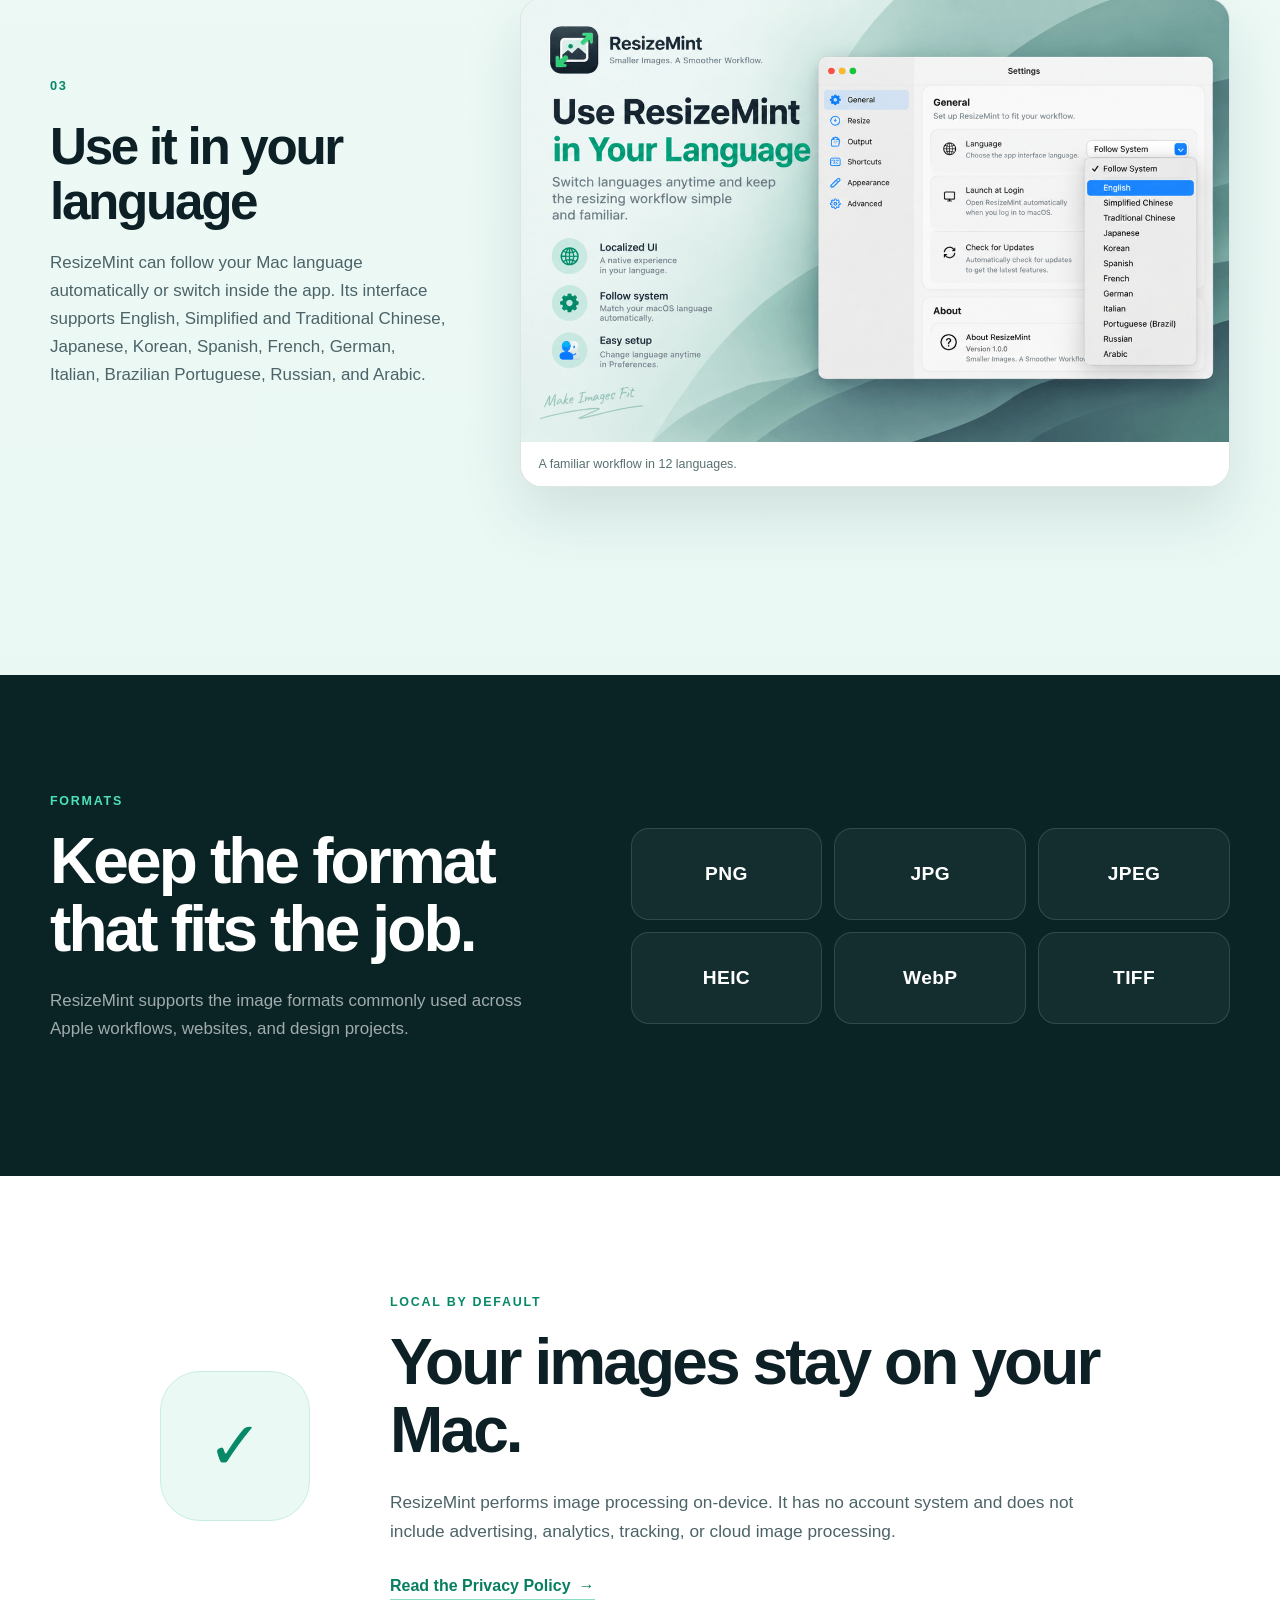
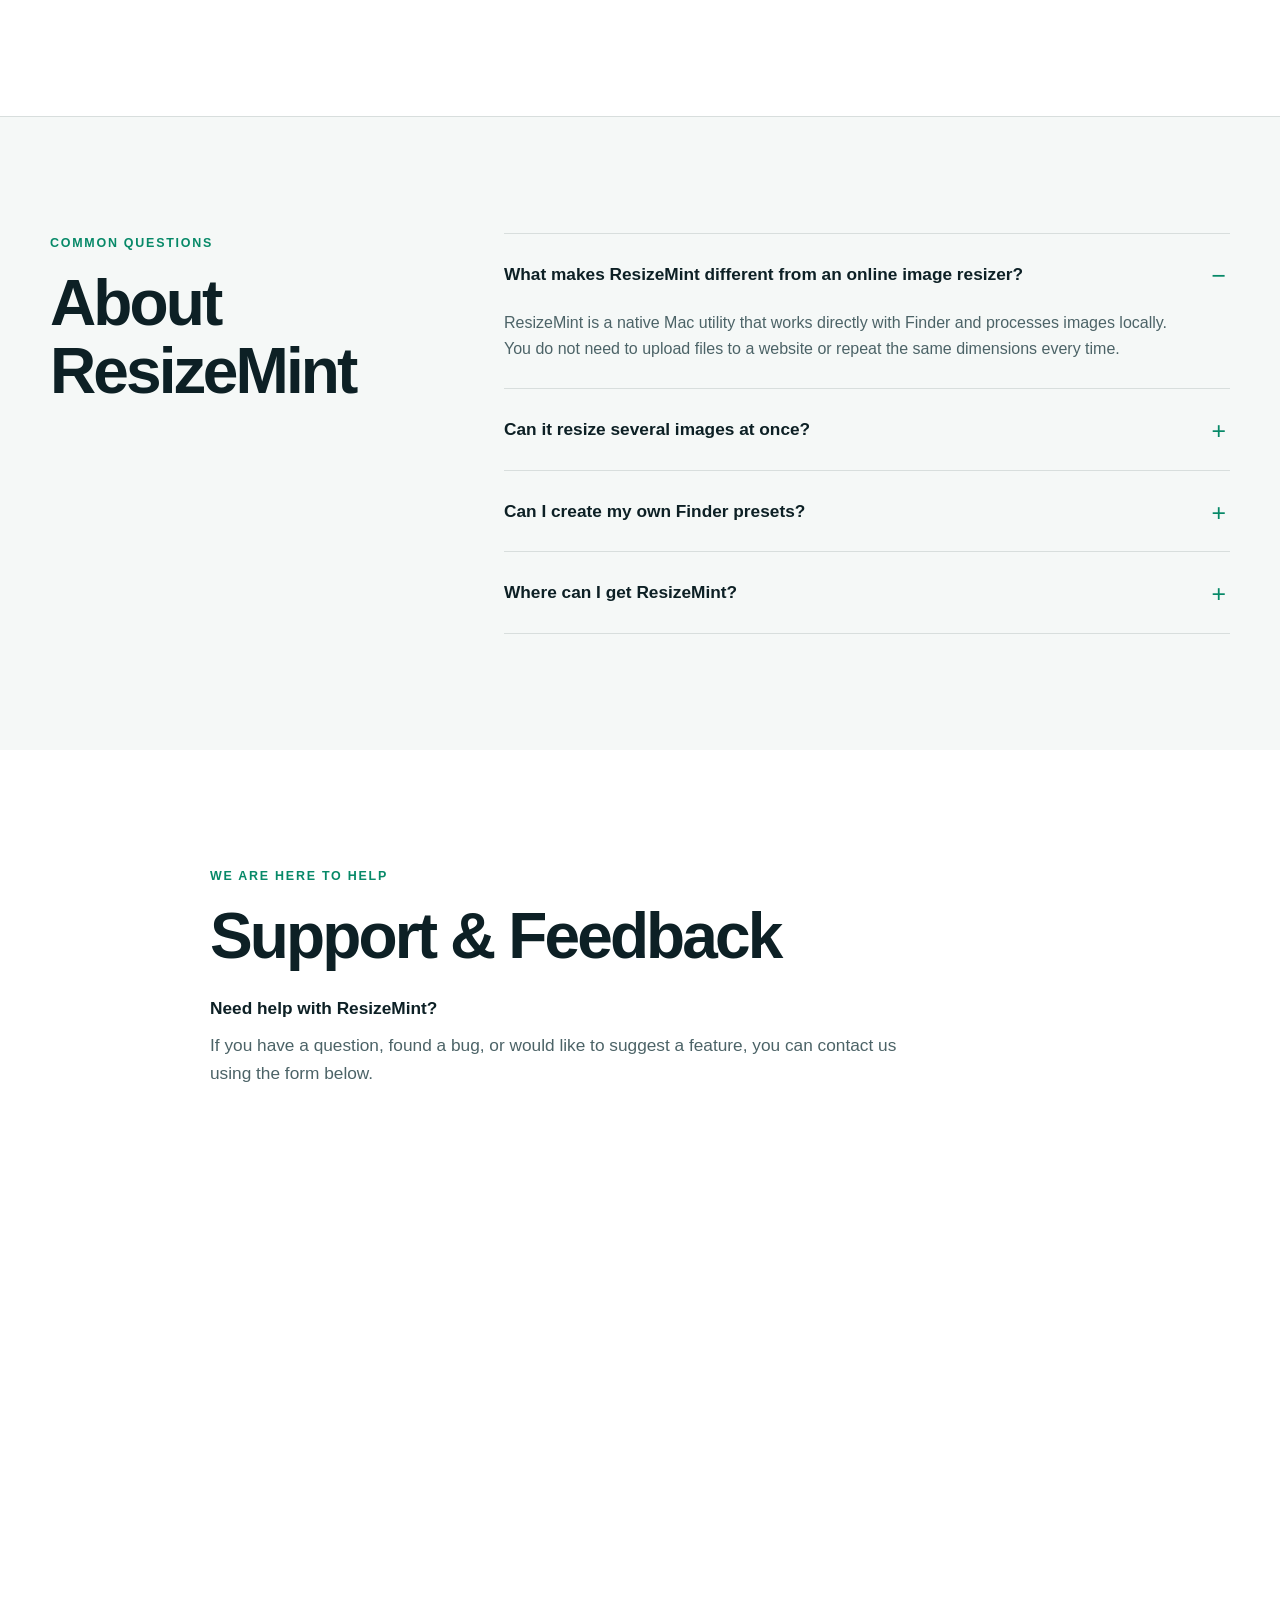
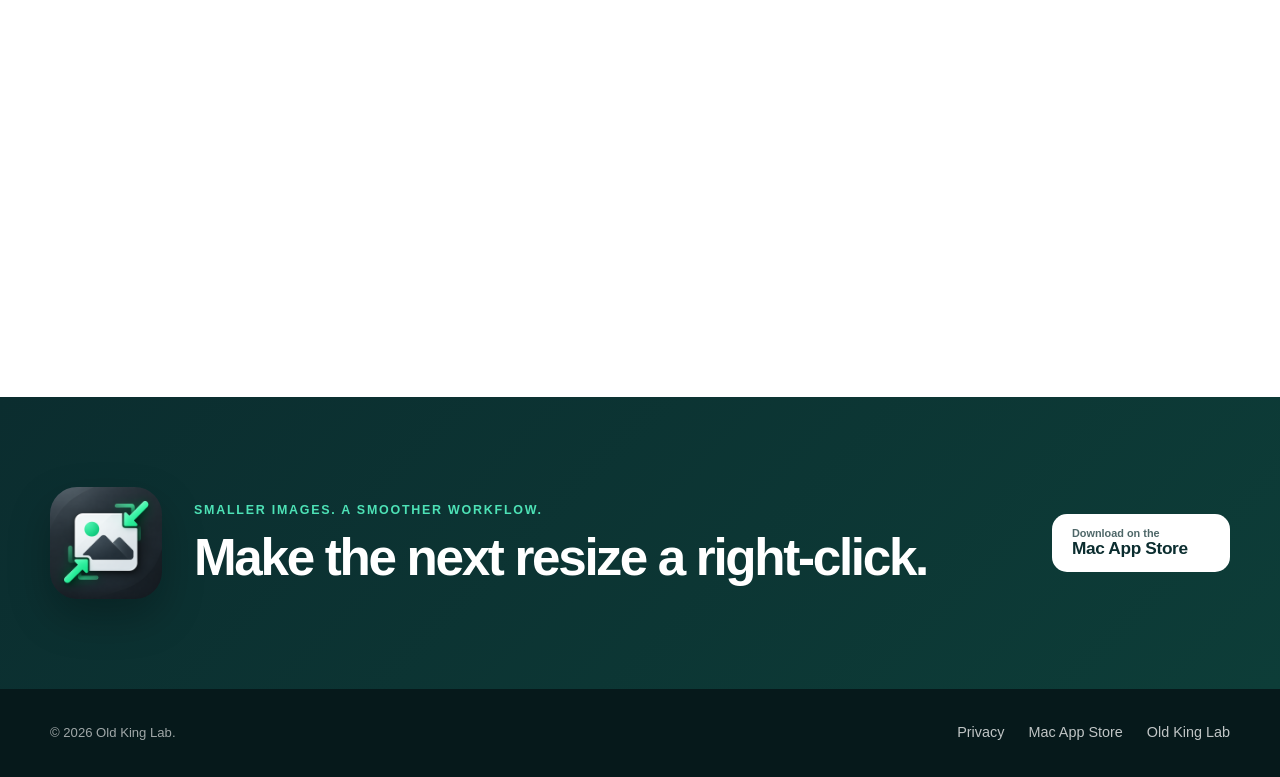
<file: ResizeMint/index.html>
<!doctype html>
<html lang="en">
<head>
  <meta charset="utf-8">
  <meta name="viewport" content="width=device-width, initial-scale=1">
  <title>ResizeMint – Right-Click Image Resizer for Mac</title>
  <meta name="description" content="ResizeMint is a native macOS image resizer for quick Finder right-click resizing, custom percentage and pixel presets, batch image and folder resizing, live previews, and local processing.">
  <meta name="robots" content="index, follow, max-image-preview:large, max-snippet:-1, max-video-preview:-1">
  <meta name="application-name" content="ResizeMint">
  <meta name="apple-itunes-app" content="app-id=6809292122">
  <meta name="theme-color" content="#0c2728">
  <link rel="canonical" href="https://ai.oldking.wang/ResizeMint/">
  <link rel="icon" type="image/png" href="./assets/resizemint-app-icon.png">
  <link rel="stylesheet" href="./styles.css">

  <meta property="og:type" content="website">
  <meta property="og:site_name" content="Old King Lab">
  <meta property="og:title" content="ResizeMint – Right-Click Image Resizer for Mac">
  <meta property="og:description" content="Resize images from Finder in a right-click, or batch-resize images and folders with a live preview. Native, private, and built for macOS.">
  <meta property="og:url" content="https://ai.oldking.wang/ResizeMint/">
  <meta property="og:image" content="https://ai.oldking.wang/ResizeMint/assets/resizemint-finder-right-click.png">
  <meta property="og:image:width" content="1280">
  <meta property="og:image:height" content="800">
  <meta property="og:image:alt" content="ResizeMint Finder right-click image resizing menu on macOS">
  <meta name="twitter:card" content="summary_large_image">
  <meta name="twitter:title" content="ResizeMint – Right-Click Image Resizer for Mac">
  <meta name="twitter:description" content="Resize images from Finder or batch-resize images and folders in a native macOS workspace.">
  <meta name="twitter:image" content="https://ai.oldking.wang/ResizeMint/assets/resizemint-finder-right-click.png">

  <script type="application/ld+json">
  {
    "@context": "https://schema.org",
    "@type": "SoftwareApplication",
    "name": "ResizeMint",
    "alternateName": [
      "ResizeMint Image Resizer",
      "ResizeMint Mac Image Resizer",
      "ResizeMint Batch Image Resizer"
    ],
    "url": "https://ai.oldking.wang/ResizeMint/",
    "downloadUrl": "https://apps.apple.com/us/app/resizemint/id6809292122",
    "installUrl": "https://apps.apple.com/us/app/resizemint/id6809292122",
    "image": "https://ai.oldking.wang/ResizeMint/assets/resizemint-app-icon.png",
    "screenshot": [
      "https://ai.oldking.wang/ResizeMint/assets/resizemint-finder-right-click.png",
      "https://ai.oldking.wang/ResizeMint/assets/resizemint-custom-presets.png",
      "https://ai.oldking.wang/ResizeMint/assets/resizemint-batch-resize.png",
      "https://ai.oldking.wang/ResizeMint/assets/resizemint-languages.png"
    ],
    "operatingSystem": "macOS 14.0 or later",
    "applicationCategory": "UtilitiesApplication",
    "applicationSubCategory": "Image Resizer",
    "description": "ResizeMint is a native macOS image resizing utility. It adds configurable percentage and pixel-size shortcuts to Finder, supports batch resizing for images and folders, provides a live preview and export controls, and processes images locally on the Mac.",
    "featureList": [
      "Resize images from the Finder right-click menu",
      "Custom percentage and pixel-size Finder presets",
      "Batch resize multiple images or folders",
      "Live resized-image preview",
      "Aspect-ratio locking and exact width, height, and percentage controls",
      "Export current image or all queued images",
      "PNG, JPG, JPEG, HEIC, WebP, and TIFF support",
      "Interface localized in 12 languages including Follow System",
      "On-device image processing with no account required"
    ],
    "inLanguage": ["en", "zh-Hans", "zh-Hant", "ja", "ko", "es", "fr", "de", "it", "pt-BR", "ru", "ar"],
    "offers": {
      "@type": "Offer",
      "url": "https://apps.apple.com/us/app/resizemint/id6809292122",
      "availability": "https://schema.org/InStock"
    },
    "author": {
      "@type": "Organization",
      "name": "Old King Lab",
      "url": "https://ai.oldking.wang/"
    }
  }
  </script>
  <script type="application/ld+json">
  {
    "@context": "https://schema.org",
    "@type": "FAQPage",
    "mainEntity": [
      {
        "@type": "Question",
        "name": "What is ResizeMint?",
        "acceptedAnswer": {
          "@type": "Answer",
          "text": "ResizeMint is a native image resizer for macOS. It can resize supported images directly from the Finder right-click menu and provides a full workspace for previews, custom dimensions, and batch exports."
        }
      },
      {
        "@type": "Question",
        "name": "Can ResizeMint batch resize images and folders?",
        "acceptedAnswer": {
          "@type": "Answer",
          "text": "Yes. You can drag multiple images or a folder into ResizeMint, preview the resized result, adjust settings, and export the current image or the full queue."
        }
      },
      {
        "@type": "Question",
        "name": "Which image formats does ResizeMint support?",
        "acceptedAnswer": {
          "@type": "Answer",
          "text": "ResizeMint supports PNG, JPG, JPEG, HEIC, WebP, and TIFF images."
        }
      },
      {
        "@type": "Question",
        "name": "Does ResizeMint upload images or collect personal data?",
        "acceptedAnswer": {
          "@type": "Answer",
          "text": "No. Image resizing happens locally on the Mac. ResizeMint does not collect, transmit, sell, or share personal data and does not include analytics, advertising, or tracking."
        }
      },
      {
        "@type": "Question",
        "name": "Where can I download ResizeMint?",
        "acceptedAnswer": {
          "@type": "Answer",
          "text": "ResizeMint is available for macOS exclusively from the Mac App Store."
        }
      }
    ]
  }
  </script>
</head>

<body>
  <header class="site-header">
    <nav class="nav shell" aria-label="Primary navigation">
      <a class="brand" href="./" aria-label="ResizeMint home">
        <img src="./assets/resizemint-app-icon.png" alt="" width="42" height="42">
        <span>ResizeMint</span>
      </a>
      <div class="nav-links">
        <a href="#workflow">How it works</a>
        <a href="#features">Features</a>
        <a href="#faq">FAQ</a>
        <a href="#support">Support</a>
        <a href="./privacy.html">Privacy</a>
      </div>
      <a class="nav-download" href="https://apps.apple.com/us/app/resizemint/id6809292122" rel="noopener">Mac App Store</a>
    </nav>
  </header>

  <main>
    <section class="hero">
      <div class="hero-glow" aria-hidden="true"></div>
      <div class="shell hero-grid">
        <div class="hero-copy">
          <p class="eyebrow">Native image resizing for macOS</p>
          <h1>Make images fit.<br><span>Right from Finder.</span></h1>
          <p class="lead">ResizeMint turns a common image chore into a right-click. Use your own percentage and pixel presets for quick jobs, or open the full workspace for previews, folders, and batch exports.</p>
          <div class="actions">
            <a class="button primary" href="https://apps.apple.com/us/app/resizemint/id6809292122" rel="noopener">
              <span class="button-kicker">Download on the</span>
              <strong>Mac App Store</strong>
            </a>
            <a class="button secondary" href="#workflow">See how it works <span aria-hidden="true">↓</span></a>
          </div>
          <p class="availability">Available exclusively on the Mac App Store · Requires macOS 14 or later</p>
        </div>
        <div class="hero-card">
          <img src="./assets/resizemint-finder-right-click.png" width="1280" height="800" alt="ResizeMint percentage and pixel-size shortcuts inside the Finder right-click menu" fetchpriority="high">
        </div>
      </div>
    </section>

    <section class="fact-strip" aria-label="Product highlights">
      <div class="shell facts">
        <div><strong>Finder native</strong><span>Resize without opening an editor</span></div>
        <div><strong>Batch ready</strong><span>Drop images or entire folders</span></div>
        <div><strong>Six formats</strong><span>PNG, JPEG, HEIC, WebP &amp; TIFF</span></div>
        <div><strong>Private by design</strong><span>Everything stays on your Mac</span></div>
      </div>
    </section>

    <section class="section intro" id="workflow">
      <div class="shell intro-grid">
        <div>
          <p class="eyebrow dark">A shorter path to the right size</p>
          <h2>Skip the editor when resizing is all you need.</h2>
        </div>
        <div class="prose">
          <p>ResizeMint is made for Mac users who regularly prepare images for websites, documents, messages, app listings, and design handoffs. Select an image in Finder, right-click, and choose a percentage or exact pixel preset. The resized copy is created without interrupting your workflow with a full editor.</p>
          <p>When the job needs more control, drag in one image, many images, or a folder. ResizeMint gives you a clear preview, linked width and height controls, output information, format-aware quality settings, and flexible export locations.</p>
        </div>
      </div>
    </section>

    <section class="section mint-section" id="features">
      <div class="shell">
        <div class="section-heading">
          <p class="eyebrow dark">Built around real resizing workflows</p>
          <h2>Fast for repeat jobs.<br>Flexible for everything else.</h2>
        </div>

        <article class="feature-row">
          <div class="feature-copy">
            <span class="step">01</span>
            <h3>Save the sizes you use</h3>
            <p>Create percentage and pixel-size presets that appear directly in Finder. Add, remove, reorder, or change them whenever your workflow changes.</p>
            <ul class="check-list">
              <li>Custom percentage presets</li>
              <li>Exact pixel-size presets</li>
              <li>Reusable across Finder</li>
            </ul>
          </div>
          <figure class="feature-media">
            <img src="./assets/resizemint-custom-presets.png" width="1280" height="800" loading="lazy" alt="ResizeMint settings for custom percentage and pixel-size Finder presets">
            <figcaption>Your presets, ready where you work.</figcaption>
          </figure>
        </article>

        <article class="feature-row reverse">
          <div class="feature-copy">
            <span class="step">02</span>
            <h3>Batch-resize images or folders</h3>
            <p>Drop a whole set of images into the native macOS workspace. Preview the result, keep the aspect ratio, apply settings across the queue, and export everything together.</p>
            <ul class="check-list">
              <li>Individual images or folders</li>
              <li>Live resized-image preview</li>
              <li>Export current or export all</li>
            </ul>
          </div>
          <figure class="feature-media">
            <img src="./assets/resizemint-batch-resize.png" width="1280" height="800" loading="lazy" alt="ResizeMint batch image queue, live preview, scaling controls, output details, and export actions">
            <figcaption>A focused workspace when the job gets bigger.</figcaption>
          </figure>
        </article>

        <article class="feature-row">
          <div class="feature-copy">
            <span class="step">03</span>
            <h3>Use it in your language</h3>
            <p>ResizeMint can follow your Mac language automatically or switch inside the app. Its interface supports English, Simplified and Traditional Chinese, Japanese, Korean, Spanish, French, German, Italian, Brazilian Portuguese, Russian, and Arabic.</p>
          </div>
          <figure class="feature-media">
            <img src="./assets/resizemint-languages.png" width="1280" height="800" loading="lazy" alt="ResizeMint language menu with Follow System and 12 supported interface languages">
            <figcaption>A familiar workflow in 12 languages.</figcaption>
          </figure>
        </article>
      </div>
    </section>

    <section class="section format-section">
      <div class="shell format-grid">
        <div>
          <p class="eyebrow">Formats</p>
          <h2>Keep the format that fits the job.</h2>
          <p>ResizeMint supports the image formats commonly used across Apple workflows, websites, and design projects.</p>
        </div>
        <div class="format-list" aria-label="Supported image formats">
          <span>PNG</span><span>JPG</span><span>JPEG</span><span>HEIC</span><span>WebP</span><span>TIFF</span>
        </div>
      </div>
    </section>

    <section class="section privacy-callout">
      <div class="shell privacy-grid">
        <div class="privacy-mark" aria-hidden="true">✓</div>
        <div>
          <p class="eyebrow dark">Local by default</p>
          <h2>Your images stay on your Mac.</h2>
          <p>ResizeMint performs image processing on-device. It has no account system and does not include advertising, analytics, tracking, or cloud image processing.</p>
          <a class="text-link" href="./privacy.html">Read the Privacy Policy <span aria-hidden="true">→</span></a>
        </div>
      </div>
    </section>

    <section class="section faq-section" id="faq">
      <div class="shell faq-grid">
        <div>
          <p class="eyebrow dark">Common questions</p>
          <h2>About ResizeMint</h2>
        </div>
        <div class="faq-list">
          <details open>
            <summary>What makes ResizeMint different from an online image resizer?</summary>
            <p>ResizeMint is a native Mac utility that works directly with Finder and processes images locally. You do not need to upload files to a website or repeat the same dimensions every time.</p>
          </details>
          <details>
            <summary>Can it resize several images at once?</summary>
            <p>Yes. Drag multiple images or a folder into ResizeMint, adjust the queue, preview the output, and export the current image or all images together.</p>
          </details>
          <details>
            <summary>Can I create my own Finder presets?</summary>
            <p>Yes. Percentage and exact pixel-size presets are configurable in ResizeMint and then appear in its Finder right-click menu.</p>
          </details>
          <details>
            <summary>Where can I get ResizeMint?</summary>
            <p>ResizeMint is distributed for macOS exclusively through the Mac App Store.</p>
          </details>
        </div>
      </div>
    </section>

    <section class="section support-section" id="support" aria-labelledby="support-heading">
      <div class="shell">
        <div class="support-content">
          <p class="eyebrow dark">We are here to help</p>
          <h2 id="support-heading">Support &amp; Feedback</h2>
          <div class="prose">
            <p>Need help with ResizeMint?</p>
            <p>If you have a question, found a bug, or would like to suggest a feature, you can contact us using the form below.</p>
          </div>
          <div class="support-form">
            <iframe data-tally-src="https://tally.so/embed/EkpL2q?alignLeft=1&amp;hideTitle=1&amp;transparentBackground=1&amp;dynamicHeight=1" loading="lazy" width="100%" height="761" frameborder="0" marginheight="0" marginwidth="0" title="ResizeMint Support &amp; Feedback"></iframe>
          </div>
        </div>
      </div>
    </section>

    <section class="final-cta">
      <div class="shell final-card">
        <img src="./assets/resizemint-app-icon.png" width="112" height="112" alt="ResizeMint app icon">
        <div>
          <p class="eyebrow">Smaller images. A smoother workflow.</p>
          <h2>Make the next resize a right-click.</h2>
        </div>
        <a class="button primary light" href="https://apps.apple.com/us/app/resizemint/id6809292122" rel="noopener">
          <span class="button-kicker">Download on the</span>
          <strong>Mac App Store</strong>
        </a>
      </div>
    </section>
  </main>

  <footer class="site-footer">
    <div class="shell footer-row">
      <span>© 2026 Old King Lab.</span>
      <div class="footer-links">
        <a href="./privacy.html">Privacy</a>
        <a href="https://apps.apple.com/us/app/resizemint/id6809292122" rel="noopener">Mac App Store</a>
        <a href="../">Old King Lab</a>
      </div>
    </div>
  </footer>
  <script>
    var d=document,w="https://tally.so/widgets/embed.js",v=function(){"undefined"!=typeof Tally?Tally.loadEmbeds():d.querySelectorAll("iframe[data-tally-src]:not([src])").forEach((function(e){e.src=e.dataset.tallySrc}))};if("undefined"!=typeof Tally)v();else if(d.querySelector('script[src="'+w+'"]')==null){var s=d.createElement("script");s.src=w,s.onload=v,s.onerror=v,d.body.appendChild(s);}
  </script>
</body>
</html>
</file>
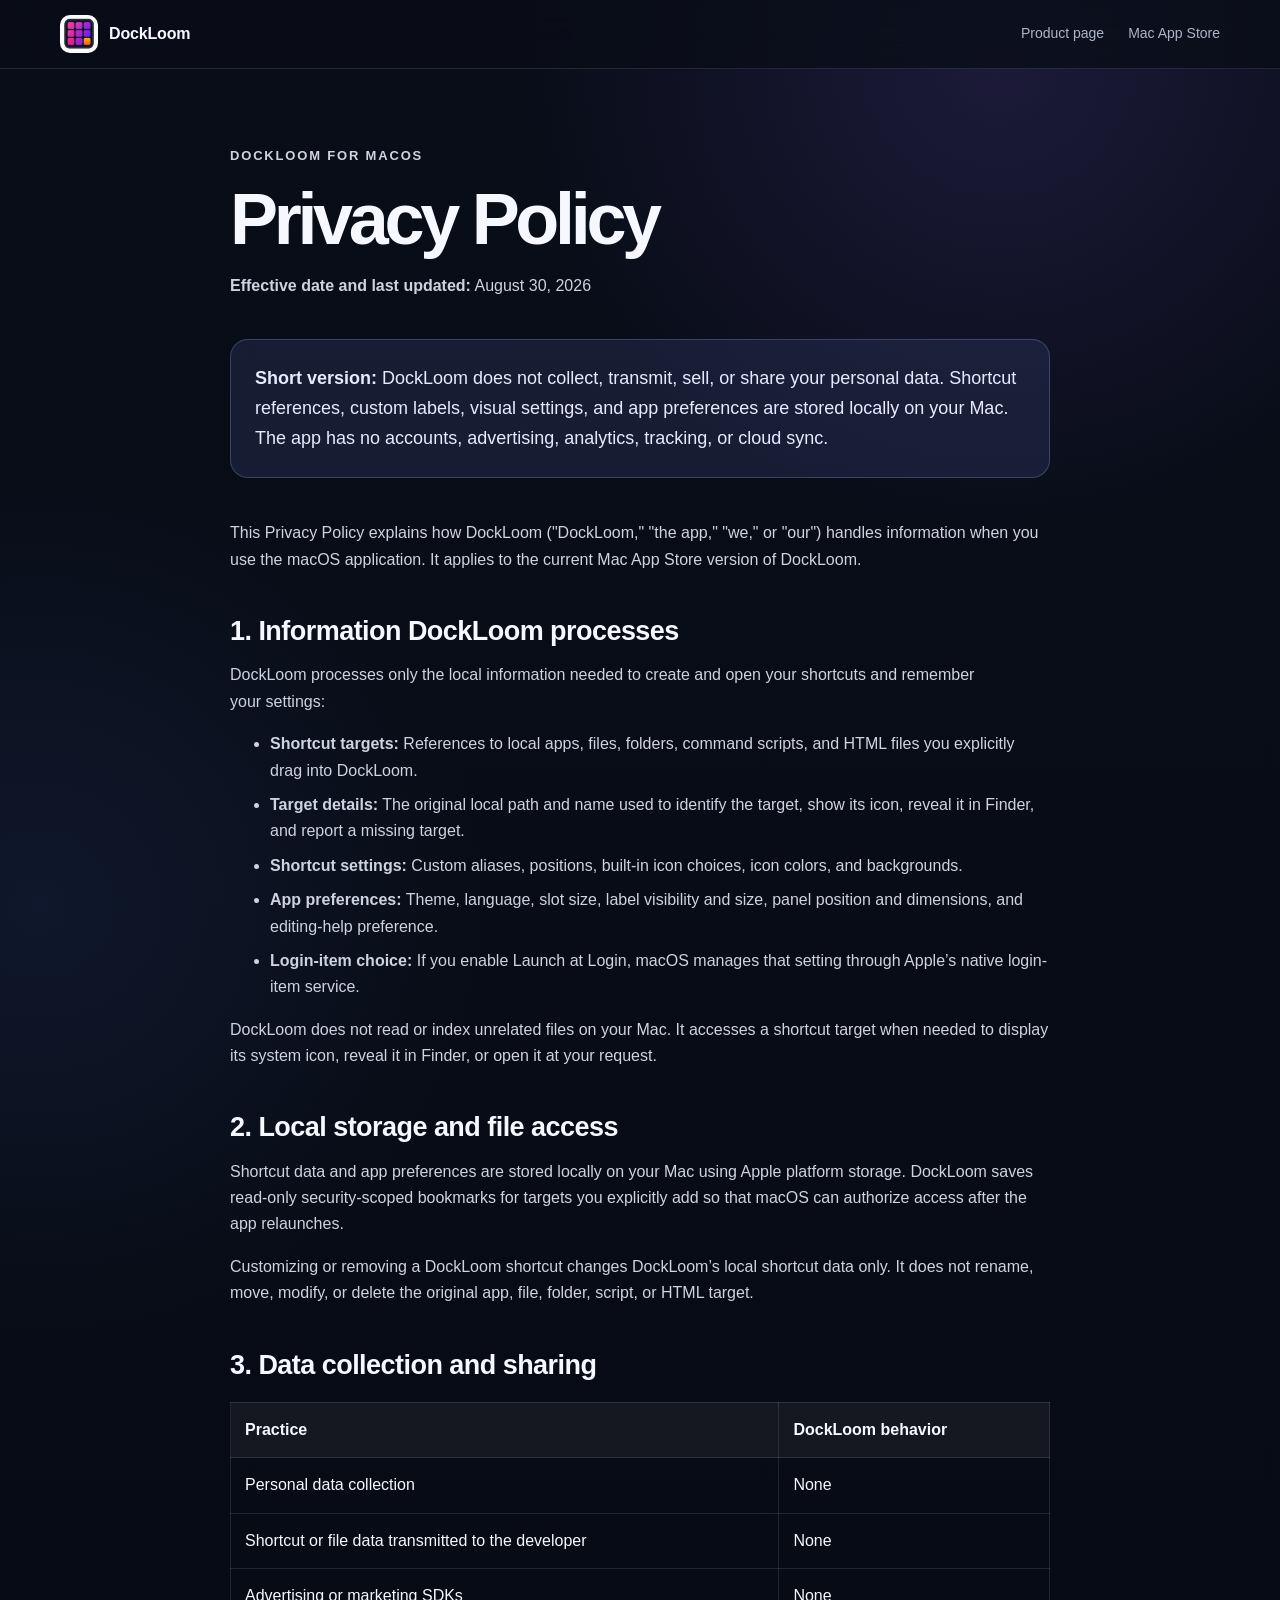
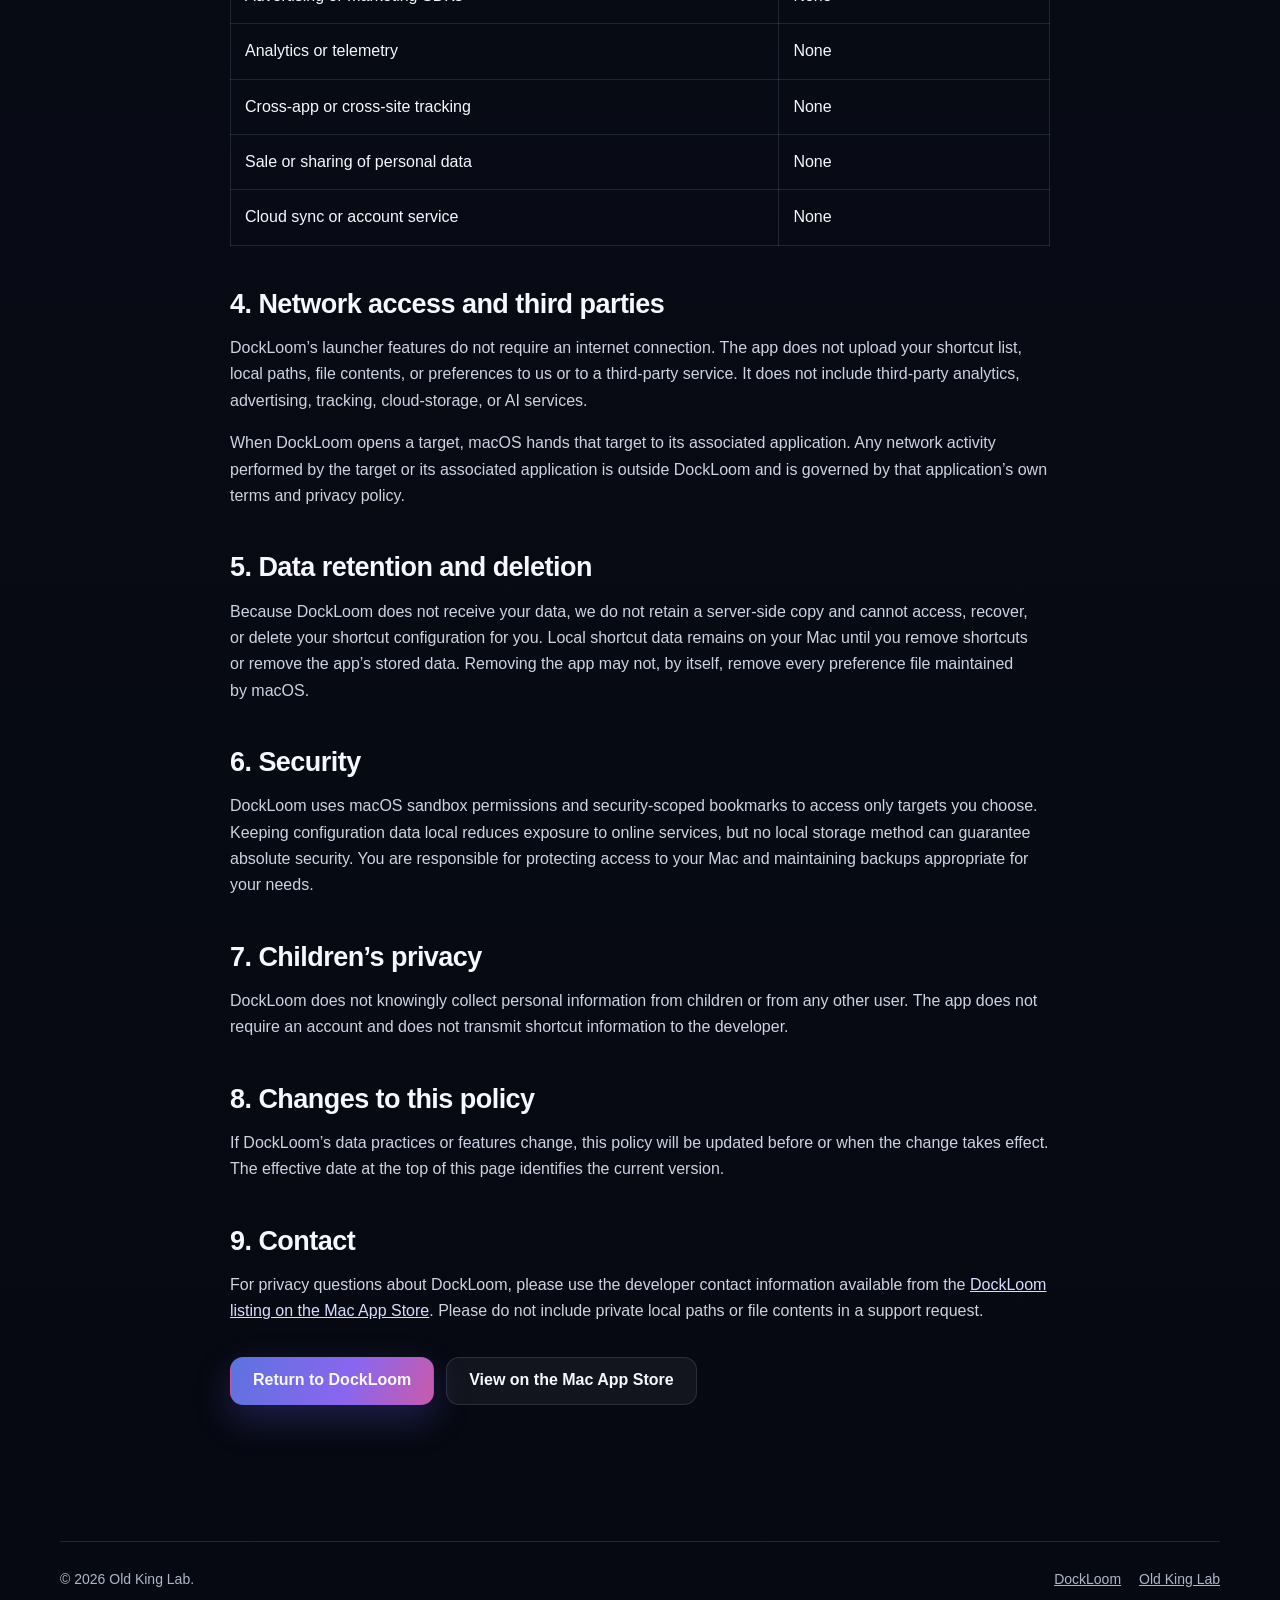
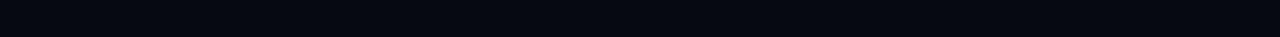
<file: dockloom/privacy.html>
<!doctype html>
<html lang="en">
<head>
  <meta charset="utf-8">
  <meta name="viewport" content="width=device-width, initial-scale=1">
  <title>Privacy Policy – DockLoom for macOS</title>
  <meta name="description" content="Privacy Policy for DockLoom, a native macOS app and file launcher. DockLoom stores shortcut references and preferences locally and does not collect, track, sell, or transmit personal data.">
  <meta name="robots" content="index, follow, max-snippet:-1">
  <meta name="theme-color" content="#090d18">
  <link rel="canonical" href="https://ai.oldking.wang/dockloom/privacy.html">
  <link rel="icon" type="image/png" href="./assets/dockloom-app-icon.png">
  <link rel="stylesheet" href="./styles.css">
  <meta property="og:type" content="website">
  <meta property="og:site_name" content="DockLoom">
  <meta property="og:title" content="Privacy Policy – DockLoom for macOS">
  <meta property="og:description" content="DockLoom stores shortcut references and preferences locally and does not include accounts, advertising, analytics, tracking, or cloud sync.">
  <meta property="og:url" content="https://ai.oldking.wang/dockloom/privacy.html">
  <script type="application/ld+json">
  {
    "@context": "https://schema.org",
    "@type": "WebPage",
    "name": "Privacy Policy – DockLoom for macOS",
    "url": "https://ai.oldking.wang/dockloom/privacy.html",
    "dateModified": "2026-08-30",
    "isPartOf": {
      "@type": "WebSite",
      "name": "DockLoom",
      "url": "https://ai.oldking.wang/dockloom/"
    },
    "about": {
      "@type": "SoftwareApplication",
      "name": "DockLoom",
      "operatingSystem": "macOS",
      "downloadUrl": "https://apps.apple.com/us/app/dockloom/id6806755726"
    }
  }
  </script>
</head>

<body>
  <header class="site-header">
    <nav class="nav container" aria-label="Primary navigation">
      <a class="brand" href="./" aria-label="DockLoom home">
        <img src="./assets/dockloom-app-icon.png" alt="" width="38" height="38">
        <span>DockLoom</span>
      </a>
      <div class="nav-links">
        <a href="./">Product page</a>
        <a class="privacy-link" href="https://apps.apple.com/us/app/dockloom/id6806755726" rel="noopener">Mac App Store</a>
      </div>
    </nav>
  </header>

  <main class="legal-main">
    <p class="eyebrow">DockLoom for macOS</p>
    <h1>Privacy Policy</h1>
    <p class="legal-meta"><strong>Effective date and last updated:</strong> August 30, 2026</p>

    <div class="legal-summary">
      <strong>Short version:</strong> DockLoom does not collect, transmit, sell, or share your personal data. Shortcut references, custom labels, visual settings, and app preferences are stored locally on your Mac. The app has no accounts, advertising, analytics, tracking, or cloud sync.
    </div>

    <p>This Privacy Policy explains how DockLoom ("DockLoom," "the app," "we," or "our") handles information when you use the macOS application. It applies to the current Mac App Store version of DockLoom.</p>

    <h2>1. Information DockLoom processes</h2>
    <p>DockLoom processes only the local information needed to create and open your shortcuts and remember your settings:</p>
    <ul>
      <li><strong>Shortcut targets:</strong> References to local apps, files, folders, command scripts, and HTML files you explicitly drag into DockLoom.</li>
      <li><strong>Target details:</strong> The original local path and name used to identify the target, show its icon, reveal it in Finder, and report a missing target.</li>
      <li><strong>Shortcut settings:</strong> Custom aliases, positions, built-in icon choices, icon colors, and backgrounds.</li>
      <li><strong>App preferences:</strong> Theme, language, slot size, label visibility and size, panel position and dimensions, and editing-help preference.</li>
      <li><strong>Login-item choice:</strong> If you enable Launch at Login, macOS manages that setting through Apple’s native login-item service.</li>
    </ul>
    <p>DockLoom does not read or index unrelated files on your Mac. It accesses a shortcut target when needed to display its system icon, reveal it in Finder, or open it at your request.</p>

    <h2>2. Local storage and file access</h2>
    <p>Shortcut data and app preferences are stored locally on your Mac using Apple platform storage. DockLoom saves read-only security-scoped bookmarks for targets you explicitly add so that macOS can authorize access after the app relaunches.</p>
    <p>Customizing or removing a DockLoom shortcut changes DockLoom’s local shortcut data only. It does not rename, move, modify, or delete the original app, file, folder, script, or HTML target.</p>

    <h2>3. Data collection and sharing</h2>
    <table class="legal-table">
      <thead>
        <tr>
          <th scope="col">Practice</th>
          <th scope="col">DockLoom behavior</th>
        </tr>
      </thead>
      <tbody>
        <tr><td>Personal data collection</td><td>None</td></tr>
        <tr><td>Shortcut or file data transmitted to the developer</td><td>None</td></tr>
        <tr><td>Advertising or marketing SDKs</td><td>None</td></tr>
        <tr><td>Analytics or telemetry</td><td>None</td></tr>
        <tr><td>Cross-app or cross-site tracking</td><td>None</td></tr>
        <tr><td>Sale or sharing of personal data</td><td>None</td></tr>
        <tr><td>Cloud sync or account service</td><td>None</td></tr>
      </tbody>
    </table>

    <h2>4. Network access and third parties</h2>
    <p>DockLoom’s launcher features do not require an internet connection. The app does not upload your shortcut list, local paths, file contents, or preferences to us or to a third-party service. It does not include third-party analytics, advertising, tracking, cloud-storage, or AI services.</p>
    <p>When DockLoom opens a target, macOS hands that target to its associated application. Any network activity performed by the target or its associated application is outside DockLoom and is governed by that application’s own terms and privacy policy.</p>

    <h2>5. Data retention and deletion</h2>
    <p>Because DockLoom does not receive your data, we do not retain a server-side copy and cannot access, recover, or delete your shortcut configuration for you. Local shortcut data remains on your Mac until you remove shortcuts or remove the app’s stored data. Removing the app may not, by itself, remove every preference file maintained by macOS.</p>

    <h2>6. Security</h2>
    <p>DockLoom uses macOS sandbox permissions and security-scoped bookmarks to access only targets you choose. Keeping configuration data local reduces exposure to online services, but no local storage method can guarantee absolute security. You are responsible for protecting access to your Mac and maintaining backups appropriate for your needs.</p>

    <h2>7. Children’s privacy</h2>
    <p>DockLoom does not knowingly collect personal information from children or from any other user. The app does not require an account and does not transmit shortcut information to the developer.</p>

    <h2>8. Changes to this policy</h2>
    <p>If DockLoom’s data practices or features change, this policy will be updated before or when the change takes effect. The effective date at the top of this page identifies the current version.</p>

    <h2>9. Contact</h2>
    <p>For privacy questions about DockLoom, please use the developer contact information available from the <a href="https://apps.apple.com/us/app/dockloom/id6806755726" rel="noopener">DockLoom listing on the Mac App Store</a>. Please do not include private local paths or file contents in a support request.</p>

    <div class="actions">
      <a class="button primary" href="./">Return to DockLoom</a>
      <a class="button" href="https://apps.apple.com/us/app/dockloom/id6806755726" rel="noopener">View on the Mac App Store</a>
    </div>
  </main>

  <footer class="site-footer">
    <div class="container footer-row">
      <span>© 2026 Old King Lab.</span>
      <div class="footer-links">
        <a href="./">DockLoom</a>
        <a href="../">Old King Lab</a>
      </div>
    </div>
  </footer>
</body>
</html>
</file>
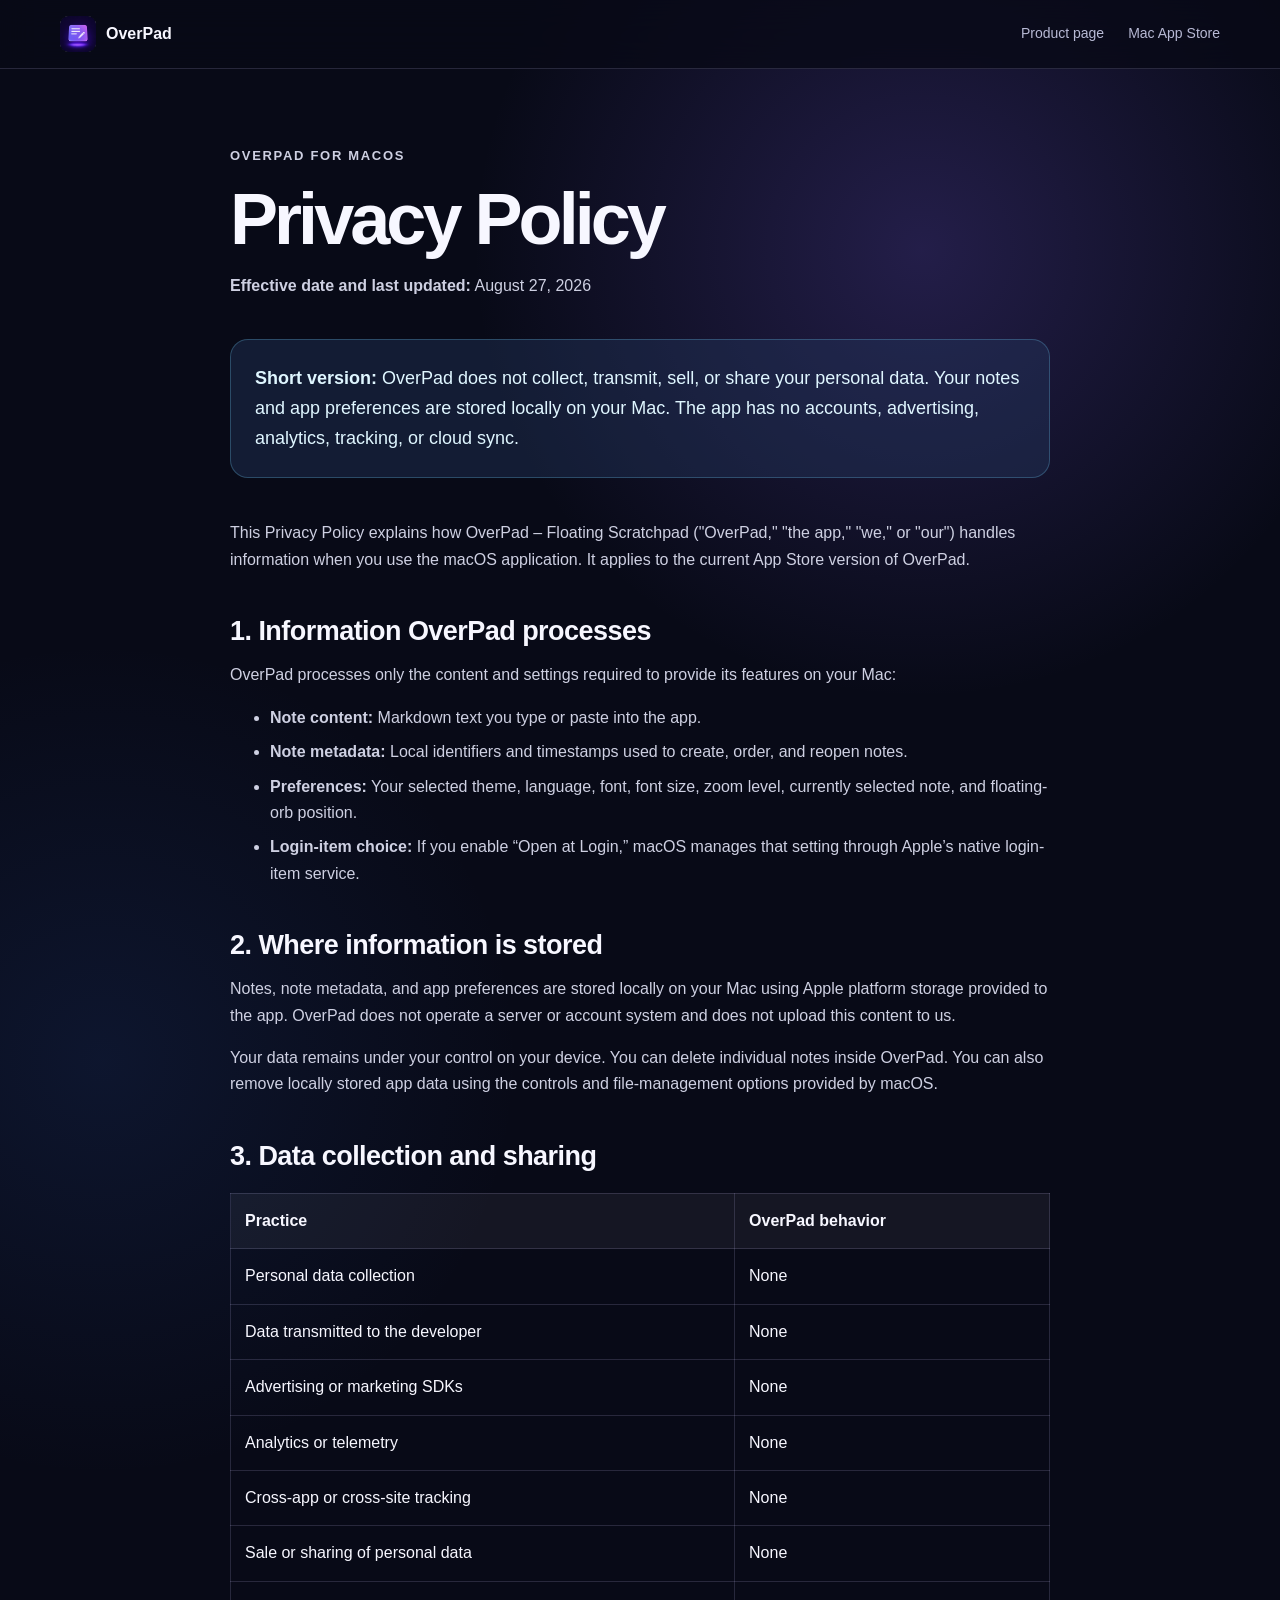
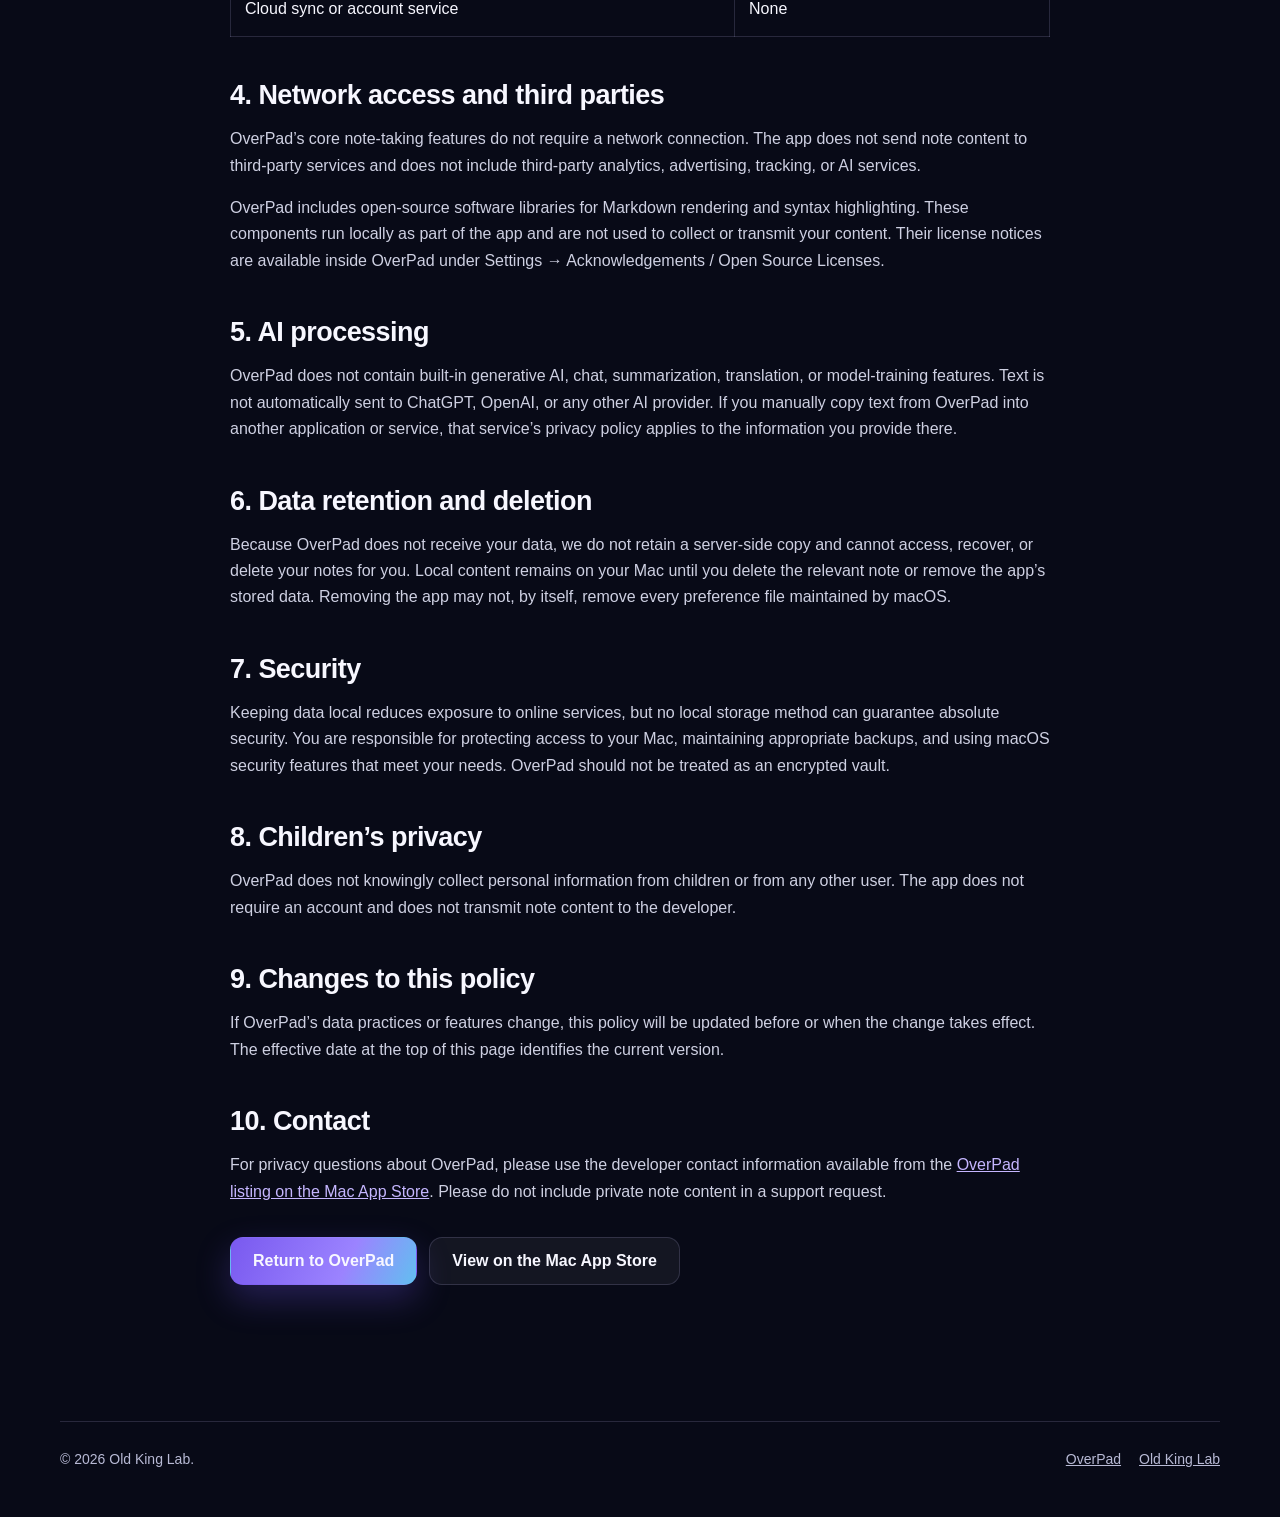
<file: overpad/privacy.html>
<!doctype html>
<html lang="en">
<head>
  <meta charset="utf-8">
  <meta name="viewport" content="width=device-width, initial-scale=1">
  <title>Privacy Policy – OverPad for macOS</title>
  <meta name="description" content="Privacy Policy for OverPad, a native macOS floating Markdown scratchpad. OverPad stores notes locally and does not collect, track, sell, or transmit personal data.">
  <meta name="robots" content="index, follow, max-snippet:-1">
  <meta name="theme-color" content="#080a17">
  <link rel="canonical" href="https://ai.oldking.wang/overpad/privacy.html">
  <link rel="icon" type="image/png" href="./assets/overpad-app-icon.png">
  <link rel="stylesheet" href="./styles.css">
  <meta property="og:type" content="website">
  <meta property="og:site_name" content="OverPad">
  <meta property="og:title" content="Privacy Policy – OverPad for macOS">
  <meta property="og:description" content="OverPad stores notes locally and does not include accounts, advertising, analytics, tracking, or cloud sync.">
  <meta property="og:url" content="https://ai.oldking.wang/overpad/privacy.html">
  <script type="application/ld+json">
  {
    "@context": "https://schema.org",
    "@type": "WebPage",
    "name": "Privacy Policy – OverPad for macOS",
    "url": "https://ai.oldking.wang/overpad/privacy.html",
    "dateModified": "2026-08-27",
    "isPartOf": {
      "@type": "WebSite",
      "name": "OverPad",
      "url": "https://ai.oldking.wang/overpad/"
    },
    "about": {
      "@type": "SoftwareApplication",
      "name": "OverPad",
      "operatingSystem": "macOS",
      "downloadUrl": "https://apps.apple.com/us/app/overpad/id6805057491"
    }
  }
  </script>
</head>

<body>
  <header class="site-header">
    <nav class="nav container" aria-label="Primary navigation">
      <a class="brand" href="./" aria-label="OverPad home">
        <img src="./assets/overpad-app-icon.png" alt="" width="36" height="36">
        <span>OverPad</span>
      </a>
      <div class="nav-links">
        <a href="./">Product page</a>
        <a class="privacy-link" href="https://apps.apple.com/us/app/overpad/id6805057491" rel="noopener">Mac App Store</a>
      </div>
    </nav>
  </header>

  <main class="legal-main">
    <p class="eyebrow">OverPad for macOS</p>
    <h1>Privacy Policy</h1>
    <p class="legal-meta"><strong>Effective date and last updated:</strong> August 27, 2026</p>

    <div class="legal-summary">
      <strong>Short version:</strong> OverPad does not collect, transmit, sell, or share your personal data. Your notes and app preferences are stored locally on your Mac. The app has no accounts, advertising, analytics, tracking, or cloud sync.
    </div>

    <p>This Privacy Policy explains how OverPad – Floating Scratchpad ("OverPad," "the app," "we," or "our") handles information when you use the macOS application. It applies to the current App Store version of OverPad.</p>

    <h2>1. Information OverPad processes</h2>
    <p>OverPad processes only the content and settings required to provide its features on your Mac:</p>
    <ul>
      <li><strong>Note content:</strong> Markdown text you type or paste into the app.</li>
      <li><strong>Note metadata:</strong> Local identifiers and timestamps used to create, order, and reopen notes.</li>
      <li><strong>Preferences:</strong> Your selected theme, language, font, font size, zoom level, currently selected note, and floating-orb position.</li>
      <li><strong>Login-item choice:</strong> If you enable “Open at Login,” macOS manages that setting through Apple’s native login-item service.</li>
    </ul>

    <h2>2. Where information is stored</h2>
    <p>Notes, note metadata, and app preferences are stored locally on your Mac using Apple platform storage provided to the app. OverPad does not operate a server or account system and does not upload this content to us.</p>
    <p>Your data remains under your control on your device. You can delete individual notes inside OverPad. You can also remove locally stored app data using the controls and file-management options provided by macOS.</p>

    <h2>3. Data collection and sharing</h2>
    <table class="legal-table">
      <thead>
        <tr>
          <th scope="col">Practice</th>
          <th scope="col">OverPad behavior</th>
        </tr>
      </thead>
      <tbody>
        <tr><td>Personal data collection</td><td>None</td></tr>
        <tr><td>Data transmitted to the developer</td><td>None</td></tr>
        <tr><td>Advertising or marketing SDKs</td><td>None</td></tr>
        <tr><td>Analytics or telemetry</td><td>None</td></tr>
        <tr><td>Cross-app or cross-site tracking</td><td>None</td></tr>
        <tr><td>Sale or sharing of personal data</td><td>None</td></tr>
        <tr><td>Cloud sync or account service</td><td>None</td></tr>
      </tbody>
    </table>

    <h2>4. Network access and third parties</h2>
    <p>OverPad’s core note-taking features do not require a network connection. The app does not send note content to third-party services and does not include third-party analytics, advertising, tracking, or AI services.</p>
    <p>OverPad includes open-source software libraries for Markdown rendering and syntax highlighting. These components run locally as part of the app and are not used to collect or transmit your content. Their license notices are available inside OverPad under Settings → Acknowledgements / Open Source Licenses.</p>

    <h2>5. AI processing</h2>
    <p>OverPad does not contain built-in generative AI, chat, summarization, translation, or model-training features. Text is not automatically sent to ChatGPT, OpenAI, or any other AI provider. If you manually copy text from OverPad into another application or service, that service’s privacy policy applies to the information you provide there.</p>

    <h2>6. Data retention and deletion</h2>
    <p>Because OverPad does not receive your data, we do not retain a server-side copy and cannot access, recover, or delete your notes for you. Local content remains on your Mac until you delete the relevant note or remove the app’s stored data. Removing the app may not, by itself, remove every preference file maintained by macOS.</p>

    <h2>7. Security</h2>
    <p>Keeping data local reduces exposure to online services, but no local storage method can guarantee absolute security. You are responsible for protecting access to your Mac, maintaining appropriate backups, and using macOS security features that meet your needs. OverPad should not be treated as an encrypted vault.</p>

    <h2>8. Children’s privacy</h2>
    <p>OverPad does not knowingly collect personal information from children or from any other user. The app does not require an account and does not transmit note content to the developer.</p>

    <h2>9. Changes to this policy</h2>
    <p>If OverPad’s data practices or features change, this policy will be updated before or when the change takes effect. The effective date at the top of this page identifies the current version.</p>

    <h2>10. Contact</h2>
    <p>For privacy questions about OverPad, please use the developer contact information available from the <a href="https://apps.apple.com/us/app/overpad/id6805057491" rel="noopener">OverPad listing on the Mac App Store</a>. Please do not include private note content in a support request.</p>

    <div class="actions">
      <a class="button primary" href="./">Return to OverPad</a>
      <a class="button" href="https://apps.apple.com/us/app/overpad/id6805057491" rel="noopener">View on the Mac App Store</a>
    </div>
  </main>

  <footer class="site-footer">
    <div class="container footer-row">
      <span>© 2026 Old King Lab.</span>
      <div class="footer-links">
        <a href="./">OverPad</a>
        <a href="../">Old King Lab</a>
      </div>
    </div>
  </footer>
</body>
</html>
</file>
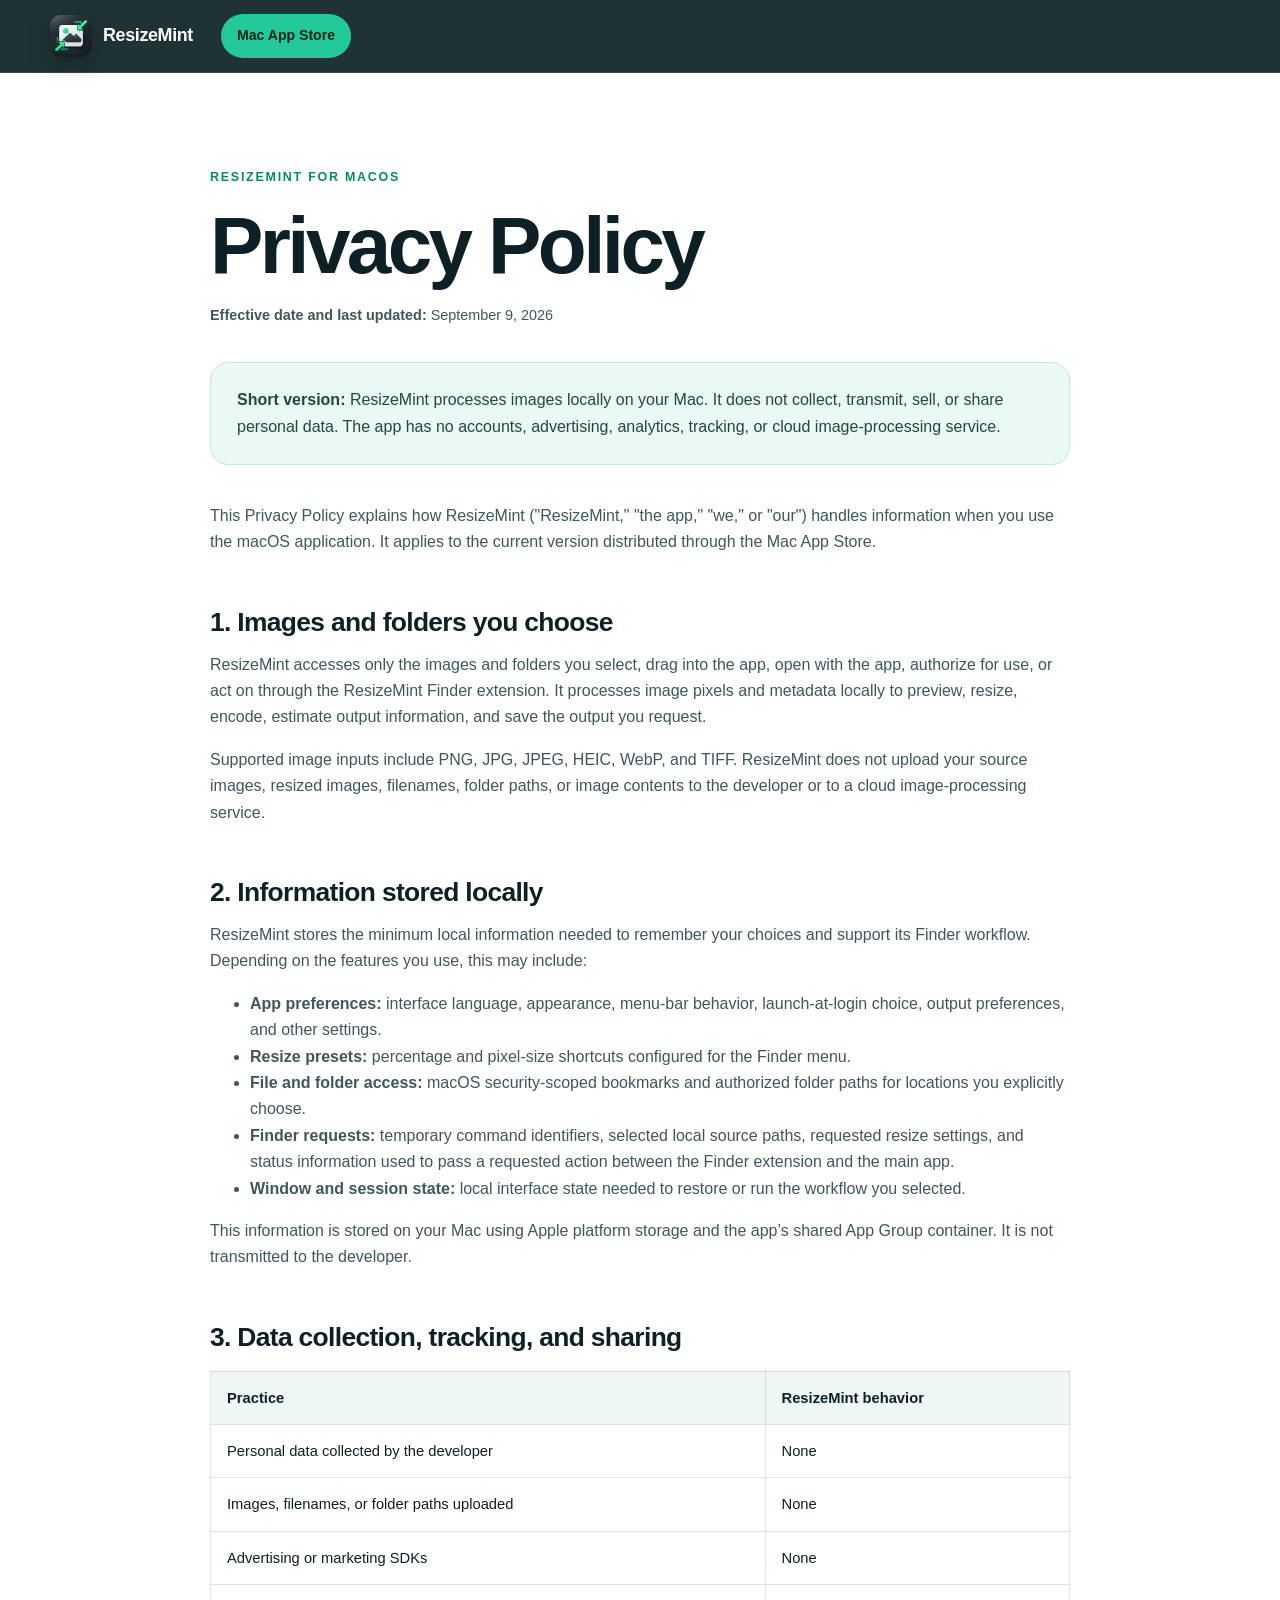
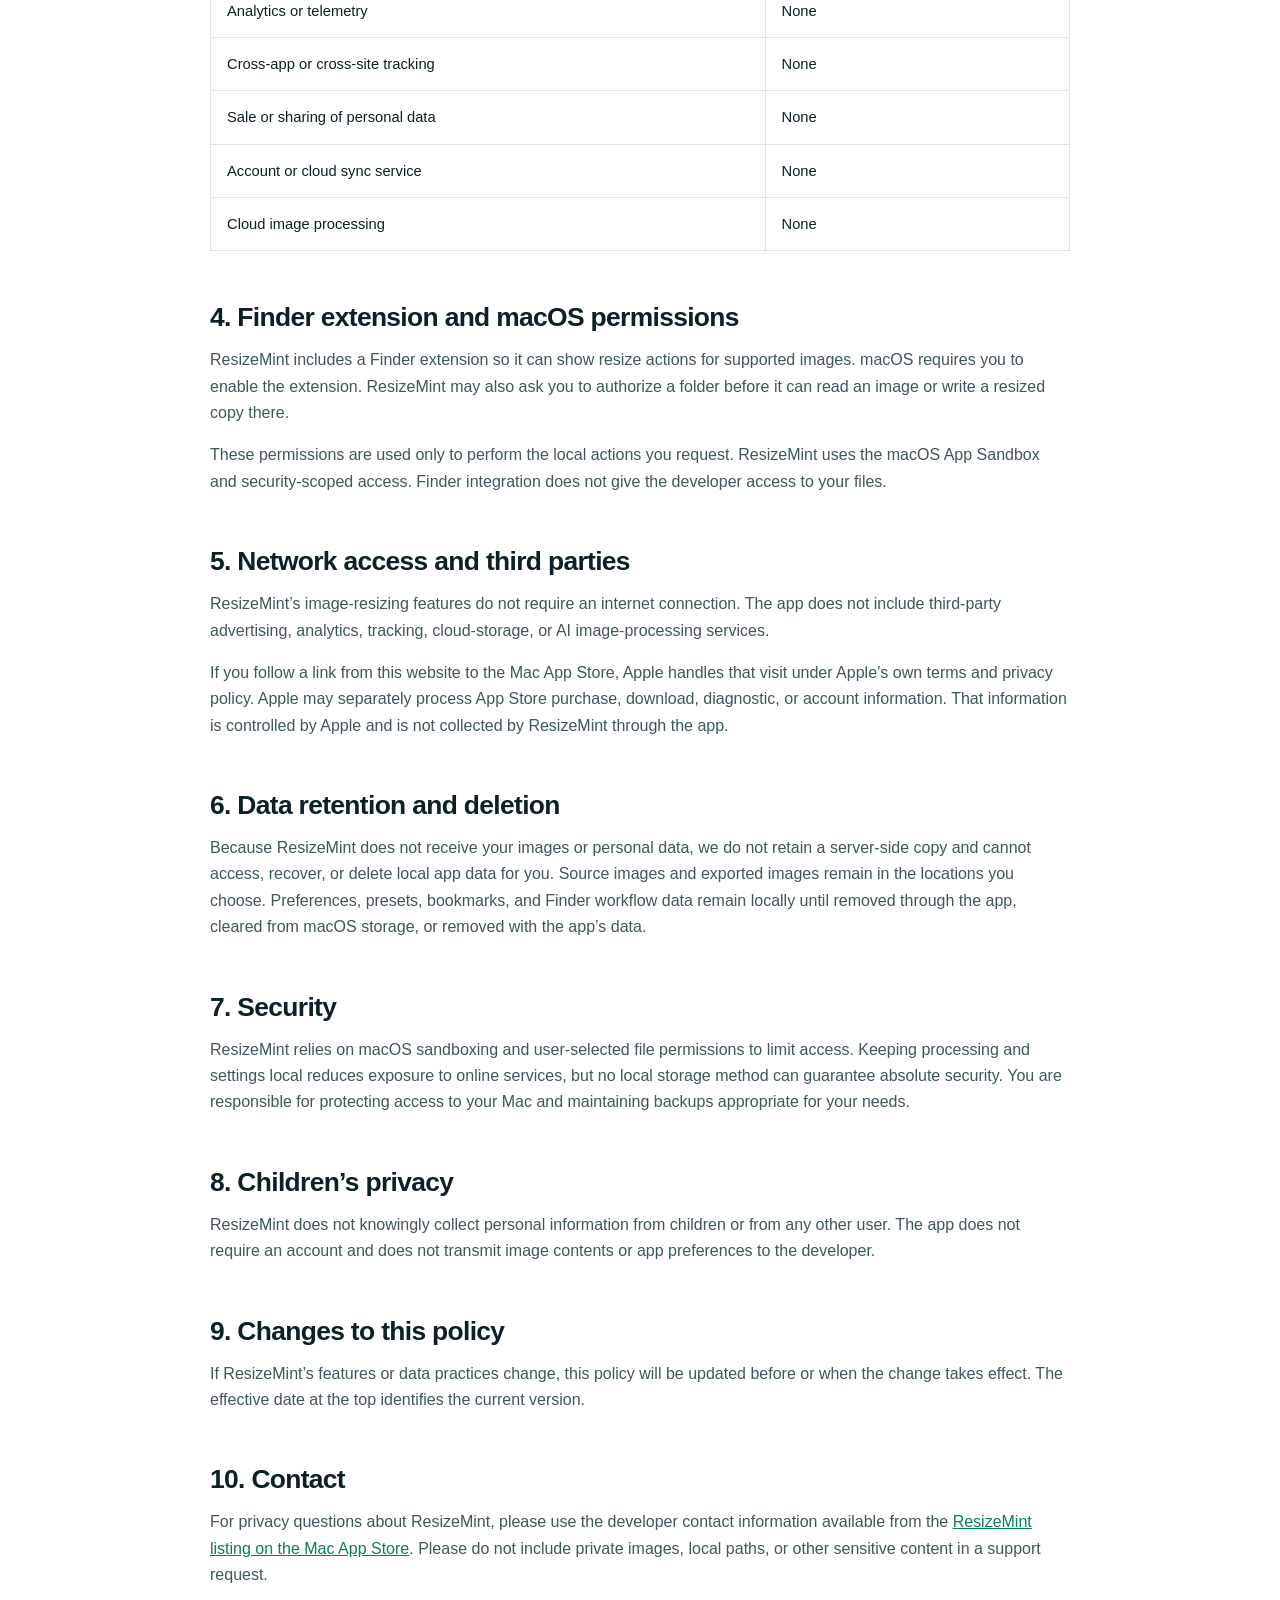
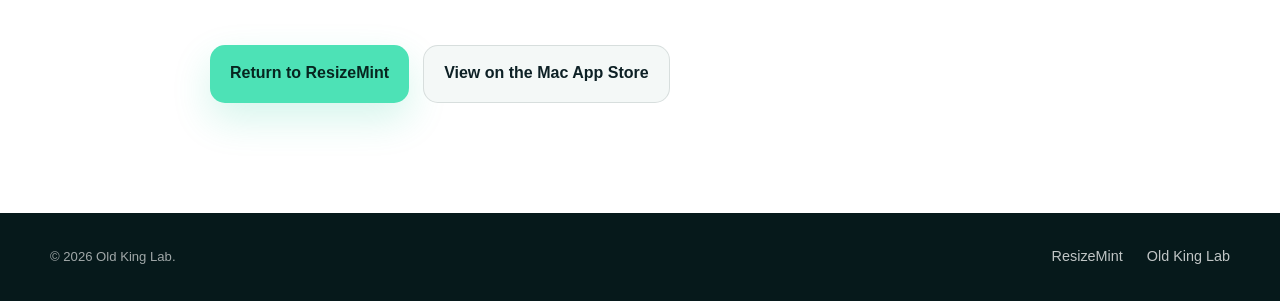
<file: ResizeMint/privacy.html>
<!doctype html>
<html lang="en">
<head>
  <meta charset="utf-8">
  <meta name="viewport" content="width=device-width, initial-scale=1">
  <title>Privacy Policy – ResizeMint for macOS</title>
  <meta name="description" content="Privacy Policy for ResizeMint. Images are processed locally on your Mac, and ResizeMint does not collect, transmit, sell, or share personal data.">
  <meta name="robots" content="index, follow, max-snippet:-1">
  <meta name="theme-color" content="#0c2728">
  <link rel="canonical" href="https://ai.oldking.wang/ResizeMint/privacy.html">
  <link rel="icon" type="image/png" href="./assets/resizemint-app-icon.png">
  <link rel="stylesheet" href="./styles.css">
  <meta property="og:type" content="website">
  <meta property="og:site_name" content="ResizeMint">
  <meta property="og:title" content="Privacy Policy – ResizeMint for macOS">
  <meta property="og:description" content="ResizeMint processes images locally and does not include accounts, advertising, analytics, tracking, or cloud image processing.">
  <meta property="og:url" content="https://ai.oldking.wang/ResizeMint/privacy.html">
  <script type="application/ld+json">
  {
    "@context": "https://schema.org",
    "@type": "WebPage",
    "name": "Privacy Policy – ResizeMint for macOS",
    "url": "https://ai.oldking.wang/ResizeMint/privacy.html",
    "dateModified": "2026-09-09",
    "isPartOf": {
      "@type": "WebSite",
      "name": "ResizeMint",
      "url": "https://ai.oldking.wang/ResizeMint/"
    },
    "about": {
      "@type": "SoftwareApplication",
      "name": "ResizeMint",
      "operatingSystem": "macOS 14.0 or later",
      "downloadUrl": "https://apps.apple.com/us/app/resizemint/id6809292122"
    }
  }
  </script>
</head>

<body>
  <header class="site-header">
    <nav class="nav shell" aria-label="Primary navigation">
      <a class="brand" href="./" aria-label="ResizeMint home">
        <img src="./assets/resizemint-app-icon.png" alt="" width="42" height="42">
        <span>ResizeMint</span>
      </a>
      <a class="nav-download" href="https://apps.apple.com/us/app/resizemint/id6809292122" rel="noopener">Mac App Store</a>
    </nav>
  </header>

  <main class="legal-main">
    <p class="eyebrow dark">ResizeMint for macOS</p>
    <h1>Privacy Policy</h1>
    <p class="legal-meta"><strong>Effective date and last updated:</strong> September 9, 2026</p>

    <div class="legal-summary">
      <strong>Short version:</strong> ResizeMint processes images locally on your Mac. It does not collect, transmit, sell, or share personal data. The app has no accounts, advertising, analytics, tracking, or cloud image-processing service.
    </div>

    <p>This Privacy Policy explains how ResizeMint ("ResizeMint," "the app," "we," or "our") handles information when you use the macOS application. It applies to the current version distributed through the Mac App Store.</p>

    <h2>1. Images and folders you choose</h2>
    <p>ResizeMint accesses only the images and folders you select, drag into the app, open with the app, authorize for use, or act on through the ResizeMint Finder extension. It processes image pixels and metadata locally to preview, resize, encode, estimate output information, and save the output you request.</p>
    <p>Supported image inputs include PNG, JPG, JPEG, HEIC, WebP, and TIFF. ResizeMint does not upload your source images, resized images, filenames, folder paths, or image contents to the developer or to a cloud image-processing service.</p>

    <h2>2. Information stored locally</h2>
    <p>ResizeMint stores the minimum local information needed to remember your choices and support its Finder workflow. Depending on the features you use, this may include:</p>
    <ul>
      <li><strong>App preferences:</strong> interface language, appearance, menu-bar behavior, launch-at-login choice, output preferences, and other settings.</li>
      <li><strong>Resize presets:</strong> percentage and pixel-size shortcuts configured for the Finder menu.</li>
      <li><strong>File and folder access:</strong> macOS security-scoped bookmarks and authorized folder paths for locations you explicitly choose.</li>
      <li><strong>Finder requests:</strong> temporary command identifiers, selected local source paths, requested resize settings, and status information used to pass a requested action between the Finder extension and the main app.</li>
      <li><strong>Window and session state:</strong> local interface state needed to restore or run the workflow you selected.</li>
    </ul>
    <p>This information is stored on your Mac using Apple platform storage and the app’s shared App Group container. It is not transmitted to the developer.</p>

    <h2>3. Data collection, tracking, and sharing</h2>
    <table class="legal-table">
      <thead>
        <tr><th scope="col">Practice</th><th scope="col">ResizeMint behavior</th></tr>
      </thead>
      <tbody>
        <tr><td>Personal data collected by the developer</td><td>None</td></tr>
        <tr><td>Images, filenames, or folder paths uploaded</td><td>None</td></tr>
        <tr><td>Advertising or marketing SDKs</td><td>None</td></tr>
        <tr><td>Analytics or telemetry</td><td>None</td></tr>
        <tr><td>Cross-app or cross-site tracking</td><td>None</td></tr>
        <tr><td>Sale or sharing of personal data</td><td>None</td></tr>
        <tr><td>Account or cloud sync service</td><td>None</td></tr>
        <tr><td>Cloud image processing</td><td>None</td></tr>
      </tbody>
    </table>

    <h2>4. Finder extension and macOS permissions</h2>
    <p>ResizeMint includes a Finder extension so it can show resize actions for supported images. macOS requires you to enable the extension. ResizeMint may also ask you to authorize a folder before it can read an image or write a resized copy there.</p>
    <p>These permissions are used only to perform the local actions you request. ResizeMint uses the macOS App Sandbox and security-scoped access. Finder integration does not give the developer access to your files.</p>

    <h2>5. Network access and third parties</h2>
    <p>ResizeMint’s image-resizing features do not require an internet connection. The app does not include third-party advertising, analytics, tracking, cloud-storage, or AI image-processing services.</p>
    <p>If you follow a link from this website to the Mac App Store, Apple handles that visit under Apple’s own terms and privacy policy. Apple may separately process App Store purchase, download, diagnostic, or account information. That information is controlled by Apple and is not collected by ResizeMint through the app.</p>

    <h2>6. Data retention and deletion</h2>
    <p>Because ResizeMint does not receive your images or personal data, we do not retain a server-side copy and cannot access, recover, or delete local app data for you. Source images and exported images remain in the locations you choose. Preferences, presets, bookmarks, and Finder workflow data remain locally until removed through the app, cleared from macOS storage, or removed with the app’s data.</p>

    <h2>7. Security</h2>
    <p>ResizeMint relies on macOS sandboxing and user-selected file permissions to limit access. Keeping processing and settings local reduces exposure to online services, but no local storage method can guarantee absolute security. You are responsible for protecting access to your Mac and maintaining backups appropriate for your needs.</p>

    <h2>8. Children’s privacy</h2>
    <p>ResizeMint does not knowingly collect personal information from children or from any other user. The app does not require an account and does not transmit image contents or app preferences to the developer.</p>

    <h2>9. Changes to this policy</h2>
    <p>If ResizeMint’s features or data practices change, this policy will be updated before or when the change takes effect. The effective date at the top identifies the current version.</p>

    <h2>10. Contact</h2>
    <p>For privacy questions about ResizeMint, please use the developer contact information available from the <a href="https://apps.apple.com/us/app/resizemint/id6809292122" rel="noopener">ResizeMint listing on the Mac App Store</a>. Please do not include private images, local paths, or other sensitive content in a support request.</p>

    <div class="actions">
      <a class="button primary" href="./"><span>Return to ResizeMint</span></a>
      <a class="button secondary" href="https://apps.apple.com/us/app/resizemint/id6809292122" rel="noopener">View on the Mac App Store</a>
    </div>
  </main>

  <footer class="site-footer">
    <div class="shell footer-row">
      <span>© 2026 Old King Lab.</span>
      <div class="footer-links">
        <a href="./">ResizeMint</a>
        <a href="../">Old King Lab</a>
      </div>
    </div>
  </footer>
</body>
</html>
</file>
<file: coordscribe3d/assets/index-Da0IX8aE.css>
*,:before,:after{--tw-border-spacing-x: 0;--tw-border-spacing-y: 0;--tw-translate-x: 0;--tw-translate-y: 0;--tw-rotate: 0;--tw-skew-x: 0;--tw-skew-y: 0;--tw-scale-x: 1;--tw-scale-y: 1;--tw-pan-x: ;--tw-pan-y: ;--tw-pinch-zoom: ;--tw-scroll-snap-strictness: proximity;--tw-gradient-from-position: ;--tw-gradient-via-position: ;--tw-gradient-to-position: ;--tw-ordinal: ;--tw-slashed-zero: ;--tw-numeric-figure: ;--tw-numeric-spacing: ;--tw-numeric-fraction: ;--tw-ring-inset: ;--tw-ring-offset-width: 0px;--tw-ring-offset-color: #fff;--tw-ring-color: rgb(59 130 246 / .5);--tw-ring-offset-shadow: 0 0 #0000;--tw-ring-shadow: 0 0 #0000;--tw-shadow: 0 0 #0000;--tw-shadow-colored: 0 0 #0000;--tw-blur: ;--tw-brightness: ;--tw-contrast: ;--tw-grayscale: ;--tw-hue-rotate: ;--tw-invert: ;--tw-saturate: ;--tw-sepia: ;--tw-drop-shadow: ;--tw-backdrop-blur: ;--tw-backdrop-brightness: ;--tw-backdrop-contrast: ;--tw-backdrop-grayscale: ;--tw-backdrop-hue-rotate: ;--tw-backdrop-invert: ;--tw-backdrop-opacity: ;--tw-backdrop-saturate: ;--tw-backdrop-sepia: ;--tw-contain-size: ;--tw-contain-layout: ;--tw-contain-paint: ;--tw-contain-style: }::backdrop{--tw-border-spacing-x: 0;--tw-border-spacing-y: 0;--tw-translate-x: 0;--tw-translate-y: 0;--tw-rotate: 0;--tw-skew-x: 0;--tw-skew-y: 0;--tw-scale-x: 1;--tw-scale-y: 1;--tw-pan-x: ;--tw-pan-y: ;--tw-pinch-zoom: ;--tw-scroll-snap-strictness: proximity;--tw-gradient-from-position: ;--tw-gradient-via-position: ;--tw-gradient-to-position: ;--tw-ordinal: ;--tw-slashed-zero: ;--tw-numeric-figure: ;--tw-numeric-spacing: ;--tw-numeric-fraction: ;--tw-ring-inset: ;--tw-ring-offset-width: 0px;--tw-ring-offset-color: #fff;--tw-ring-color: rgb(59 130 246 / .5);--tw-ring-offset-shadow: 0 0 #0000;--tw-ring-shadow: 0 0 #0000;--tw-shadow: 0 0 #0000;--tw-shadow-colored: 0 0 #0000;--tw-blur: ;--tw-brightness: ;--tw-contrast: ;--tw-grayscale: ;--tw-hue-rotate: ;--tw-invert: ;--tw-saturate: ;--tw-sepia: ;--tw-drop-shadow: ;--tw-backdrop-blur: ;--tw-backdrop-brightness: ;--tw-backdrop-contrast: ;--tw-backdrop-grayscale: ;--tw-backdrop-hue-rotate: ;--tw-backdrop-invert: ;--tw-backdrop-opacity: ;--tw-backdrop-saturate: ;--tw-backdrop-sepia: ;--tw-contain-size: ;--tw-contain-layout: ;--tw-contain-paint: ;--tw-contain-style: }*,:before,:after{box-sizing:border-box;border-width:0;border-style:solid;border-color:#e5e7eb}:before,:after{--tw-content: ""}html,:host{line-height:1.5;-webkit-text-size-adjust:100%;-moz-tab-size:4;-o-tab-size:4;tab-size:4;font-family:ui-sans-serif,system-ui,sans-serif,"Apple Color Emoji","Segoe UI Emoji",Segoe UI Symbol,"Noto Color Emoji";font-feature-settings:normal;font-variation-settings:normal;-webkit-tap-highlight-color:transparent}body{margin:0;line-height:inherit}hr{height:0;color:inherit;border-top-width:1px}abbr:where([title]){-webkit-text-decoration:underline dotted;text-decoration:underline dotted}h1,h2,h3,h4,h5,h6{font-size:inherit;font-weight:inherit}a{color:inherit;text-decoration:inherit}b,strong{font-weight:bolder}code,kbd,samp,pre{font-family:ui-monospace,SFMono-Regular,Menlo,Monaco,Consolas,Liberation Mono,Courier New,monospace;font-feature-settings:normal;font-variation-settings:normal;font-size:1em}small{font-size:80%}sub,sup{font-size:75%;line-height:0;position:relative;vertical-align:baseline}sub{bottom:-.25em}sup{top:-.5em}table{text-indent:0;border-color:inherit;border-collapse:collapse}button,input,optgroup,select,textarea{font-family:inherit;font-feature-settings:inherit;font-variation-settings:inherit;font-size:100%;font-weight:inherit;line-height:inherit;letter-spacing:inherit;color:inherit;margin:0;padding:0}button,select{text-transform:none}button,input:where([type=button]),input:where([type=reset]),input:where([type=submit]){-webkit-appearance:button;background-color:transparent;background-image:none}:-moz-focusring{outline:auto}:-moz-ui-invalid{box-shadow:none}progress{vertical-align:baseline}::-webkit-inner-spin-button,::-webkit-outer-spin-button{height:auto}[type=search]{-webkit-appearance:textfield;outline-offset:-2px}::-webkit-search-decoration{-webkit-appearance:none}::-webkit-file-upload-button{-webkit-appearance:button;font:inherit}summary{display:list-item}blockquote,dl,dd,h1,h2,h3,h4,h5,h6,hr,figure,p,pre{margin:0}fieldset{margin:0;padding:0}legend{padding:0}ol,ul,menu{list-style:none;margin:0;padding:0}dialog{padding:0}textarea{resize:vertical}input::-moz-placeholder,textarea::-moz-placeholder{opacity:1;color:#9ca3af}input::placeholder,textarea::placeholder{opacity:1;color:#9ca3af}button,[role=button]{cursor:pointer}:disabled{cursor:default}img,svg,video,canvas,audio,iframe,embed,object{display:block;vertical-align:middle}img,video{max-width:100%;height:auto}[hidden]:where(:not([hidden=until-found])){display:none}.\!container{width:100%!important}.container{width:100%}@media(min-width:640px){.\!container{max-width:640px!important}.container{max-width:640px}}@media(min-width:768px){.\!container{max-width:768px!important}.container{max-width:768px}}@media(min-width:1024px){.\!container{max-width:1024px!important}.container{max-width:1024px}}@media(min-width:1280px){.\!container{max-width:1280px!important}.container{max-width:1280px}}@media(min-width:1536px){.\!container{max-width:1536px!important}.container{max-width:1536px}}.pointer-events-none{pointer-events:none}.pointer-events-auto{pointer-events:auto}.visible{visibility:visible}.fixed{position:fixed}.absolute{position:absolute}.relative{position:relative}.inset-0{top:0;right:0;bottom:0;left:0}.-top-5{top:-1.25rem}.bottom-6{bottom:1.5rem}.left-1\/2{left:50%}.right-4{right:1rem}.top-4{top:1rem}.z-10{z-index:10}.z-20{z-index:20}.z-30{z-index:30}.z-50{z-index:50}.mb-2{margin-bottom:.5rem}.mb-3{margin-bottom:.75rem}.mb-4{margin-bottom:1rem}.ml-1{margin-left:.25rem}.ml-auto{margin-left:auto}.mt-0\.5{margin-top:.125rem}.mt-1{margin-top:.25rem}.mt-4{margin-top:1rem}.\!block{display:block!important}.block{display:block}.flex{display:flex}.inline-flex{display:inline-flex}.grid{display:grid}.hidden{display:none}.h-32{height:8rem}.h-4{height:1rem}.h-5{height:1.25rem}.h-8{height:2rem}.h-\[1\.45em\]{height:1.45em}.h-\[1\.9em\]{height:1.9em}.h-\[1em\]{height:1em}.h-\[3\.8em\]{height:3.8em}.h-full{height:100%}.max-h-\[84vh\]{max-height:84vh}.max-h-\[calc\(84vh-128px\)\]{max-height:calc(84vh - 128px)}.min-h-\[4\.3em\]{min-height:4.3em}.w-5{width:1.25rem}.w-64{width:16rem}.w-8{width:2rem}.w-96{width:24rem}.w-\[1\.45em\]{width:1.45em}.w-\[1\.9em\]{width:1.9em}.w-\[10em\]{width:10em}.w-\[1em\]{width:1em}.w-\[4\.25em\]{width:4.25em}.w-\[4\.9em\]{width:4.9em}.w-\[760px\]{width:760px}.w-full{width:100%}.min-w-4{min-width:1rem}.max-w-2xl{max-width:42rem}.max-w-\[90vw\]{max-width:90vw}.max-w-\[92vw\]{max-width:92vw}.flex-1{flex:1 1 0%}.shrink-0{flex-shrink:0}.-translate-x-1\/2{--tw-translate-x: -50%;transform:translate(var(--tw-translate-x),var(--tw-translate-y)) rotate(var(--tw-rotate)) skew(var(--tw-skew-x)) skewY(var(--tw-skew-y)) scaleX(var(--tw-scale-x)) scaleY(var(--tw-scale-y))}.transform{transform:translate(var(--tw-translate-x),var(--tw-translate-y)) rotate(var(--tw-rotate)) skew(var(--tw-skew-x)) skewY(var(--tw-skew-y)) scaleX(var(--tw-scale-x)) scaleY(var(--tw-scale-y))}.cursor-move{cursor:move}.cursor-not-allowed{cursor:not-allowed}.cursor-pointer{cursor:pointer}.select-none{-webkit-user-select:none;-moz-user-select:none;user-select:none}.resize-none{resize:none}.resize{resize:both}.grid-cols-1{grid-template-columns:repeat(1,minmax(0,1fr))}.flex-col{flex-direction:column}.items-center{align-items:center}.justify-end{justify-content:flex-end}.justify-center{justify-content:center}.justify-between{justify-content:space-between}.gap-2{gap:.5rem}.gap-4{gap:1rem}.gap-\[0\.15em\]{gap:.15em}.gap-\[0\.25em\]{gap:.25em}.gap-\[0\.35em\]{gap:.35em}.gap-\[0\.55em\]{gap:.55em}.gap-\[1em\]{gap:1em}.space-y-2>:not([hidden])~:not([hidden]){--tw-space-y-reverse: 0;margin-top:calc(.5rem * calc(1 - var(--tw-space-y-reverse)));margin-bottom:calc(.5rem * var(--tw-space-y-reverse))}.overflow-hidden{overflow:hidden}.overflow-y-auto{overflow-y:auto}.whitespace-nowrap{white-space:nowrap}.whitespace-pre-wrap{white-space:pre-wrap}.break-words{overflow-wrap:break-word}.rounded{border-radius:.25rem}.rounded-full{border-radius:9999px}.rounded-lg{border-radius:.5rem}.rounded-md{border-radius:.375rem}.rounded-sm{border-radius:.125rem}.border{border-width:1px}.border-b{border-bottom-width:1px}.border-l-2{border-left-width:2px}.border-r{border-right-width:1px}.border-t{border-top-width:1px}.border-dashed{border-style:dashed}.border-amber-300\/80{border-color:#fcd34dcc}.border-current{border-color:currentColor}.border-cyan-300\/75{border-color:#67e8f9bf}.border-cyan-400{--tw-border-opacity: 1;border-color:rgb(34 211 238 / var(--tw-border-opacity, 1))}.border-emerald-300\/75{border-color:#6ee7b7bf}.border-gray-600{--tw-border-opacity: 1;border-color:rgb(75 85 99 / var(--tw-border-opacity, 1))}.border-slate-600{--tw-border-opacity: 1;border-color:rgb(71 85 105 / var(--tw-border-opacity, 1))}.border-slate-700{--tw-border-opacity: 1;border-color:rgb(51 65 85 / var(--tw-border-opacity, 1))}.border-yellow-500{--tw-border-opacity: 1;border-color:rgb(234 179 8 / var(--tw-border-opacity, 1))}.bg-amber-400{--tw-bg-opacity: 1;background-color:rgb(251 191 36 / var(--tw-bg-opacity, 1))}.bg-amber-950\/90{background-color:#451a03e6}.bg-black\/50{background-color:#00000080}.bg-black\/60{background-color:#0009}.bg-blue-600{--tw-bg-opacity: 1;background-color:rgb(37 99 235 / var(--tw-bg-opacity, 1))}.bg-cyan-600{--tw-bg-opacity: 1;background-color:rgb(8 145 178 / var(--tw-bg-opacity, 1))}.bg-cyan-900\/50{background-color:#164e6380}.bg-emerald-950\/90{background-color:#022c22e6}.bg-gray-600{--tw-bg-opacity: 1;background-color:rgb(75 85 99 / var(--tw-bg-opacity, 1))}.bg-gray-800{--tw-bg-opacity: 1;background-color:rgb(31 41 55 / var(--tw-bg-opacity, 1))}.bg-green-600{--tw-bg-opacity: 1;background-color:rgb(22 163 74 / var(--tw-bg-opacity, 1))}.bg-red-600{--tw-bg-opacity: 1;background-color:rgb(220 38 38 / var(--tw-bg-opacity, 1))}.bg-slate-700{--tw-bg-opacity: 1;background-color:rgb(51 65 85 / var(--tw-bg-opacity, 1))}.bg-slate-800{--tw-bg-opacity: 1;background-color:rgb(30 41 59 / var(--tw-bg-opacity, 1))}.bg-slate-900{--tw-bg-opacity: 1;background-color:rgb(15 23 42 / var(--tw-bg-opacity, 1))}.bg-slate-950\/90{background-color:#020617e6}.bg-transparent{background-color:transparent}.bg-yellow-600{--tw-bg-opacity: 1;background-color:rgb(202 138 4 / var(--tw-bg-opacity, 1))}.p-3{padding:.75rem}.p-4{padding:1rem}.p-6{padding:1.5rem}.px-1{padding-left:.25rem;padding-right:.25rem}.px-1\.5{padding-left:.375rem;padding-right:.375rem}.px-3{padding-left:.75rem;padding-right:.75rem}.px-4{padding-left:1rem;padding-right:1rem}.px-6{padding-left:1.5rem;padding-right:1.5rem}.px-\[0\.45em\]{padding-left:.45em;padding-right:.45em}.px-\[0\.4em\]{padding-left:.4em;padding-right:.4em}.px-\[0\.55em\]{padding-left:.55em;padding-right:.55em}.px-\[0\.75em\]{padding-left:.75em;padding-right:.75em}.px-\[1em\]{padding-left:1em;padding-right:1em}.py-0\.5{padding-top:.125rem;padding-bottom:.125rem}.py-1\.5{padding-top:.375rem;padding-bottom:.375rem}.py-2{padding-top:.5rem;padding-bottom:.5rem}.py-3{padding-top:.75rem;padding-bottom:.75rem}.py-4{padding-top:1rem;padding-bottom:1rem}.py-\[0\.35em\]{padding-top:.35em;padding-bottom:.35em}.py-\[0\.3em\]{padding-top:.3em;padding-bottom:.3em}.py-\[0\.45em\]{padding-top:.45em;padding-bottom:.45em}.py-\[0\.4em\]{padding-top:.4em;padding-bottom:.4em}.py-\[0\.6em\]{padding-top:.6em;padding-bottom:.6em}.py-\[0\.7em\]{padding-top:.7em;padding-bottom:.7em}.text-center{text-align:center}.text-\[0\.62em\]{font-size:.62em}.text-\[10px\]{font-size:10px}.text-lg{font-size:1.125rem;line-height:1.75rem}.text-sm{font-size:.875rem;line-height:1.25rem}.text-xs{font-size:.75rem;line-height:1rem}.font-bold{font-weight:700}.font-semibold{font-weight:600}.leading-none{line-height:1}.leading-relaxed{line-height:1.625}.text-amber-100{--tw-text-opacity: 1;color:rgb(254 243 199 / var(--tw-text-opacity, 1))}.text-cyan-100{--tw-text-opacity: 1;color:rgb(207 250 254 / var(--tw-text-opacity, 1))}.text-cyan-200{--tw-text-opacity: 1;color:rgb(165 243 252 / var(--tw-text-opacity, 1))}.text-cyan-300{--tw-text-opacity: 1;color:rgb(103 232 249 / var(--tw-text-opacity, 1))}.text-cyan-400{--tw-text-opacity: 1;color:rgb(34 211 238 / var(--tw-text-opacity, 1))}.text-emerald-100{--tw-text-opacity: 1;color:rgb(209 250 229 / var(--tw-text-opacity, 1))}.text-gray-300{--tw-text-opacity: 1;color:rgb(209 213 219 / var(--tw-text-opacity, 1))}.text-gray-400{--tw-text-opacity: 1;color:rgb(156 163 175 / var(--tw-text-opacity, 1))}.text-slate-100{--tw-text-opacity: 1;color:rgb(241 245 249 / var(--tw-text-opacity, 1))}.text-slate-200{--tw-text-opacity: 1;color:rgb(226 232 240 / var(--tw-text-opacity, 1))}.text-slate-300{--tw-text-opacity: 1;color:rgb(203 213 225 / var(--tw-text-opacity, 1))}.text-slate-400{--tw-text-opacity: 1;color:rgb(148 163 184 / var(--tw-text-opacity, 1))}.text-slate-500{--tw-text-opacity: 1;color:rgb(100 116 139 / var(--tw-text-opacity, 1))}.text-slate-950{--tw-text-opacity: 1;color:rgb(2 6 23 / var(--tw-text-opacity, 1))}.text-white{--tw-text-opacity: 1;color:rgb(255 255 255 / var(--tw-text-opacity, 1))}.opacity-90{opacity:.9}.shadow-lg{--tw-shadow: 0 10px 15px -3px rgb(0 0 0 / .1), 0 4px 6px -4px rgb(0 0 0 / .1);--tw-shadow-colored: 0 10px 15px -3px var(--tw-shadow-color), 0 4px 6px -4px var(--tw-shadow-color);box-shadow:var(--tw-ring-offset-shadow, 0 0 #0000),var(--tw-ring-shadow, 0 0 #0000),var(--tw-shadow)}.shadow-xl{--tw-shadow: 0 20px 25px -5px rgb(0 0 0 / .1), 0 8px 10px -6px rgb(0 0 0 / .1);--tw-shadow-colored: 0 20px 25px -5px var(--tw-shadow-color), 0 8px 10px -6px var(--tw-shadow-color);box-shadow:var(--tw-ring-offset-shadow, 0 0 #0000),var(--tw-ring-shadow, 0 0 #0000),var(--tw-shadow)}.shadow-black\/40{--tw-shadow-color: rgb(0 0 0 / .4);--tw-shadow: var(--tw-shadow-colored)}.outline-none{outline:2px solid transparent;outline-offset:2px}.outline{outline-style:solid}.blur{--tw-blur: blur(8px);filter:var(--tw-blur) var(--tw-brightness) var(--tw-contrast) var(--tw-grayscale) var(--tw-hue-rotate) var(--tw-invert) var(--tw-saturate) var(--tw-sepia) var(--tw-drop-shadow)}.filter{filter:var(--tw-blur) var(--tw-brightness) var(--tw-contrast) var(--tw-grayscale) var(--tw-hue-rotate) var(--tw-invert) var(--tw-saturate) var(--tw-sepia) var(--tw-drop-shadow)}.transition-all{transition-property:all;transition-timing-function:cubic-bezier(.4,0,.2,1);transition-duration:.15s}.transition-colors{transition-property:color,background-color,border-color,text-decoration-color,fill,stroke;transition-timing-function:cubic-bezier(.4,0,.2,1);transition-duration:.15s}body{--tw-bg-opacity: 1;background-color:rgb(15 23 42 / var(--tw-bg-opacity, 1));--tw-text-opacity: 1;color:rgb(241 245 249 / var(--tw-text-opacity, 1));font-family:Inter,system-ui,-apple-system,sans-serif;margin:0;overflow:hidden}#root{width:var(--browser-locked-width, 100vw);height:var(--browser-locked-height, 100vh);display:flex;flex-direction:column;overflow:hidden;transform:scale(var(--browser-zoom-inverse, 1));transform-origin:top left}.scaled-ui .text-xs{font-size:.75em}.scaled-ui .text-sm{font-size:.875em}.scaled-ui .text-lg{font-size:1.125em}.zoom-percent-input::-webkit-outer-spin-button,.zoom-percent-input::-webkit-inner-spin-button{-webkit-appearance:none;margin:0}.zoom-percent-input{-webkit-appearance:textfield;appearance:textfield;-moz-appearance:textfield}::-webkit-scrollbar{width:8px;height:8px}::-webkit-scrollbar-track{--tw-bg-opacity: 1;background-color:rgb(30 41 59 / var(--tw-bg-opacity, 1))}::-webkit-scrollbar-thumb{border-radius:.25rem;--tw-bg-opacity: 1;background-color:rgb(71 85 105 / var(--tw-bg-opacity, 1))}::-webkit-scrollbar-thumb:hover{--tw-bg-opacity: 1;background-color:rgb(100 116 139 / var(--tw-bg-opacity, 1))}.hover\:bg-blue-500:hover{--tw-bg-opacity: 1;background-color:rgb(59 130 246 / var(--tw-bg-opacity, 1))}.hover\:bg-cyan-500:hover{--tw-bg-opacity: 1;background-color:rgb(6 182 212 / var(--tw-bg-opacity, 1))}.hover\:bg-gray-700:hover{--tw-bg-opacity: 1;background-color:rgb(55 65 81 / var(--tw-bg-opacity, 1))}.hover\:bg-gray-800:hover{--tw-bg-opacity: 1;background-color:rgb(31 41 55 / var(--tw-bg-opacity, 1))}.hover\:bg-green-500:hover{--tw-bg-opacity: 1;background-color:rgb(34 197 94 / var(--tw-bg-opacity, 1))}.hover\:bg-red-500:hover{--tw-bg-opacity: 1;background-color:rgb(239 68 68 / var(--tw-bg-opacity, 1))}.hover\:bg-slate-600:hover{--tw-bg-opacity: 1;background-color:rgb(71 85 105 / var(--tw-bg-opacity, 1))}.hover\:bg-slate-700:hover{--tw-bg-opacity: 1;background-color:rgb(51 65 85 / var(--tw-bg-opacity, 1))}.hover\:text-cyan-400:hover{--tw-text-opacity: 1;color:rgb(34 211 238 / var(--tw-text-opacity, 1))}.hover\:text-red-400:hover{--tw-text-opacity: 1;color:rgb(248 113 113 / var(--tw-text-opacity, 1))}.hover\:text-slate-100:hover{--tw-text-opacity: 1;color:rgb(241 245 249 / var(--tw-text-opacity, 1))}.hover\:text-slate-200:hover{--tw-text-opacity: 1;color:rgb(226 232 240 / var(--tw-text-opacity, 1))}.focus\:border-transparent:focus{border-color:transparent}.focus\:text-cyan-100:focus{--tw-text-opacity: 1;color:rgb(207 250 254 / var(--tw-text-opacity, 1))}.focus\:outline-none:focus{outline:2px solid transparent;outline-offset:2px}.focus\:ring-1:focus{--tw-ring-offset-shadow: var(--tw-ring-inset) 0 0 0 var(--tw-ring-offset-width) var(--tw-ring-offset-color);--tw-ring-shadow: var(--tw-ring-inset) 0 0 0 calc(1px + var(--tw-ring-offset-width)) var(--tw-ring-color);box-shadow:var(--tw-ring-offset-shadow),var(--tw-ring-shadow),var(--tw-shadow, 0 0 #0000)}.focus\:ring-2:focus{--tw-ring-offset-shadow: var(--tw-ring-inset) 0 0 0 var(--tw-ring-offset-width) var(--tw-ring-offset-color);--tw-ring-shadow: var(--tw-ring-inset) 0 0 0 calc(2px + var(--tw-ring-offset-width)) var(--tw-ring-color);box-shadow:var(--tw-ring-offset-shadow),var(--tw-ring-shadow),var(--tw-shadow, 0 0 #0000)}.focus\:ring-cyan-400:focus{--tw-ring-opacity: 1;--tw-ring-color: rgb(34 211 238 / var(--tw-ring-opacity, 1))}@media(min-width:768px){.md\:grid-cols-2{grid-template-columns:repeat(2,minmax(0,1fr))}}
</file>
<file: dockloom/styles.css>
:root {
  color-scheme: dark;
  --bg: #090d18;
  --bg-deep: #060911;
  --surface: rgba(20, 27, 43, 0.76);
  --surface-strong: #151d2d;
  --text: #f7f8ff;
  --muted: #adb6c9;
  --line: rgba(190, 205, 255, 0.14);
  --accent: #9faeff;
  --accent-strong: #d7ddff;
  --pink: #e94cab;
  --violet: #8d61ff;
  --orange: #ff9c43;
  --max: 1160px;
}

* {
  box-sizing: border-box;
}

html {
  scroll-behavior: smooth;
}

body {
  margin: 0;
  overflow-x: hidden;
  font-family: Inter, ui-sans-serif, -apple-system, BlinkMacSystemFont, "SF Pro Display", "Segoe UI", sans-serif;
  background:
    radial-gradient(circle at 78% 2%, rgba(104, 78, 190, 0.2), transparent 30rem),
    radial-gradient(circle at 3% 28%, rgba(45, 80, 143, 0.18), transparent 28rem),
    linear-gradient(180deg, var(--bg), var(--bg-deep));
  color: var(--text);
  line-height: 1.65;
}

a {
  color: var(--accent-strong);
}

img {
  display: block;
  max-width: 100%;
  height: auto;
}

code {
  font-family: "SFMono-Regular", Consolas, "Liberation Mono", monospace;
  color: #dce2ff;
}

.container {
  width: min(calc(100% - 40px), var(--max));
  margin-inline: auto;
}

.site-header {
  position: sticky;
  top: 0;
  z-index: 20;
  border-bottom: 1px solid var(--line);
  background: rgba(9, 13, 24, 0.78);
  backdrop-filter: blur(18px);
}

.nav {
  min-height: 68px;
  display: flex;
  align-items: center;
  justify-content: space-between;
  gap: 24px;
}

.brand {
  display: inline-flex;
  align-items: center;
  gap: 11px;
  color: var(--text);
  font-weight: 780;
  letter-spacing: -0.01em;
  text-decoration: none;
}

.brand img {
  width: 38px;
  height: 38px;
  border-radius: 10px;
}

.nav-links {
  display: flex;
  align-items: center;
  gap: 24px;
  font-size: 14px;
}

.nav-links a {
  color: var(--muted);
  text-decoration: none;
}

.nav-links a:hover,
.nav-links a:focus-visible {
  color: var(--text);
}

.hero {
  padding: 94px 0 64px;
}

.hero-copy {
  max-width: 980px;
  text-align: center;
}

.eyebrow {
  margin: 0 0 18px;
  color: var(--accent-strong);
  font-size: 13px;
  font-weight: 780;
  letter-spacing: 0.14em;
  text-transform: uppercase;
}

h1,
h2,
h3,
p {
  text-wrap: pretty;
}

h1 {
  margin: 0;
  font-size: clamp(52px, 8vw, 96px);
  line-height: 0.98;
  letter-spacing: -0.06em;
}

.gradient-text {
  background: linear-gradient(110deg, #fff 8%, #c9d2ff 37%, #bb83ff 68%, #ff9e5e 100%);
  background-clip: text;
  -webkit-background-clip: text;
  color: transparent;
}

.lead {
  max-width: 800px;
  margin: 28px auto 0;
  color: #d1d7e7;
  font-size: clamp(19px, 2vw, 23px);
  line-height: 1.55;
}

.actions {
  display: flex;
  flex-wrap: wrap;
  gap: 12px;
  margin-top: 32px;
}

.hero .actions {
  justify-content: center;
}

.button {
  display: inline-flex;
  align-items: center;
  justify-content: center;
  min-height: 48px;
  padding: 0 22px;
  border: 1px solid var(--line);
  border-radius: 13px;
  color: var(--text);
  background: rgba(255, 255, 255, 0.05);
  font-weight: 720;
  text-decoration: none;
  transition: transform 160ms ease, border-color 160ms ease, background 160ms ease;
}

.button.primary {
  border-color: transparent;
  background: linear-gradient(112deg, #5d72df, #8a66ee 58%, #c95aab);
  box-shadow: 0 14px 36px rgba(86, 79, 204, 0.32);
}

.button:hover,
.button:focus-visible {
  transform: translateY(-2px);
  border-color: rgba(190, 205, 255, 0.48);
}

.availability {
  margin: 16px 0 0;
  color: var(--muted);
  font-size: 14px;
}

.hero-visual {
  position: relative;
  margin-top: 64px;
}

.hero-visual::before {
  content: "";
  position: absolute;
  inset: 12% 10%;
  z-index: -1;
  border-radius: 45%;
  background: linear-gradient(90deg, rgba(96, 91, 226, 0.28), rgba(221, 72, 171, 0.2));
  filter: blur(76px);
}

.hero-visual img,
.gallery img {
  width: 100%;
  aspect-ratio: 8 / 5;
  height: auto;
  object-fit: contain;
  border: 1px solid var(--line);
  border-radius: 24px;
  box-shadow: 0 32px 90px rgba(0, 0, 0, 0.4);
}

.facts {
  display: grid;
  grid-template-columns: repeat(4, 1fr);
  border: 1px solid var(--line);
  border-radius: 20px;
  background: var(--surface);
  overflow: hidden;
}

.fact {
  padding: 24px;
}

.fact + .fact {
  border-left: 1px solid var(--line);
}

.fact strong,
.fact span {
  display: block;
}

.fact strong {
  font-size: 20px;
}

.fact span {
  margin-top: 4px;
  color: var(--muted);
  font-size: 13px;
}

.section {
  padding: 98px 0;
}

.section.compact {
  padding: 70px 0;
}

.section-header {
  max-width: 760px;
  margin-bottom: 38px;
}

h2 {
  margin: 0;
  font-size: clamp(34px, 5vw, 56px);
  line-height: 1.08;
  letter-spacing: -0.04em;
}

.section-copy {
  margin: 18px 0 0;
  color: var(--muted);
  font-size: 18px;
}

.feature-grid {
  display: grid;
  grid-template-columns: repeat(3, 1fr);
  gap: 16px;
}

.card {
  padding: 28px;
  border: 1px solid var(--line);
  border-radius: 20px;
  background: linear-gradient(145deg, rgba(28, 36, 56, 0.78), rgba(13, 19, 32, 0.76));
}

.card-number {
  display: block;
  margin-bottom: 34px;
  color: #9babe8;
  font-size: 12px;
  font-weight: 780;
  letter-spacing: 0.12em;
}

.card h3 {
  margin: 0 0 10px;
  font-size: 21px;
}

.card p {
  margin: 0;
  color: var(--muted);
}

.gallery {
  display: grid;
  grid-template-columns: repeat(2, 1fr);
  gap: 24px;
}

.gallery figure {
  margin: 0;
}

.gallery-wide {
  grid-column: 1 / -1;
}

.gallery figcaption {
  padding: 13px 4px 0;
  color: var(--muted);
  font-size: 14px;
}

.two-column {
  display: grid;
  grid-template-columns: 0.88fr 1.12fr;
  gap: 60px;
  align-items: start;
}

.check-list {
  margin: 0;
  padding: 0;
  list-style: none;
}

.check-list li {
  position: relative;
  padding: 14px 0 14px 34px;
  border-bottom: 1px solid var(--line);
  color: #d8ddeb;
}

.check-list li::before {
  content: "✓";
  position: absolute;
  left: 2px;
  color: var(--accent);
  font-weight: 800;
}

.privacy-callout {
  border-color: rgba(159, 174, 255, 0.24);
  background:
    radial-gradient(circle at 88% 2%, rgba(225, 69, 173, 0.14), transparent 18rem),
    linear-gradient(135deg, rgba(34, 51, 84, 0.68), rgba(37, 26, 72, 0.6));
}

.privacy-callout .pill {
  display: inline-block;
  margin-bottom: 16px;
  padding: 6px 11px;
  border-radius: 999px;
  color: #e2e6ff;
  background: rgba(159, 174, 255, 0.11);
  font-size: 12px;
  font-weight: 780;
  letter-spacing: 0.08em;
  text-transform: uppercase;
}

.faq {
  display: grid;
  gap: 12px;
}

details {
  border: 1px solid var(--line);
  border-radius: 16px;
  background: var(--surface);
}

summary {
  padding: 19px 22px;
  cursor: pointer;
  font-weight: 720;
}

details p {
  margin: 0;
  padding: 0 22px 22px;
  color: var(--muted);
}

.cta {
  padding: 58px;
  border: 1px solid var(--line);
  border-radius: 28px;
  background:
    radial-gradient(circle at 78% 8%, rgba(227, 76, 172, 0.16), transparent 18rem),
    linear-gradient(135deg, #141e32, #21193d);
  text-align: center;
}

.cta > img {
  width: 92px;
  height: 92px;
  margin: 0 auto 24px;
  border-radius: 22px;
}

.cta p {
  max-width: 650px;
  margin: 16px auto 0;
  color: var(--muted);
  font-size: 18px;
}

.cta .actions {
  justify-content: center;
}

.site-footer {
  padding: 36px 0 46px;
  color: var(--muted);
  font-size: 14px;
}

.footer-row {
  display: flex;
  justify-content: space-between;
  gap: 24px;
  border-top: 1px solid var(--line);
  padding-top: 26px;
}

.footer-links {
  display: flex;
  flex-wrap: wrap;
  gap: 18px;
}

.footer-links a {
  color: var(--muted);
}

.legal-main {
  width: min(calc(100% - 40px), 820px);
  margin: 0 auto;
  padding: 76px 0 100px;
}

.legal-main h1 {
  font-size: clamp(42px, 8vw, 72px);
}

.legal-meta {
  margin: 18px 0 40px;
  color: var(--muted);
}

.legal-summary {
  margin-bottom: 42px;
  padding: 24px;
  border: 1px solid rgba(159, 174, 255, 0.25);
  border-radius: 18px;
  background: rgba(43, 54, 92, 0.42);
  color: #e7eaff;
  font-size: 18px;
}

.legal-main h2 {
  margin-top: 44px;
  font-size: 27px;
  letter-spacing: -0.02em;
}

.legal-main p,
.legal-main li {
  color: #cdd3e1;
}

.legal-main li + li {
  margin-top: 8px;
}

.legal-table {
  width: 100%;
  border-collapse: collapse;
  margin-top: 22px;
}

.legal-table th,
.legal-table td {
  padding: 14px;
  border: 1px solid var(--line);
  text-align: left;
  vertical-align: top;
}

.legal-table th {
  background: rgba(255, 255, 255, 0.05);
}

@media (max-width: 900px) {
  .two-column {
    grid-template-columns: 1fr;
  }

  .facts {
    grid-template-columns: repeat(2, 1fr);
  }

  .fact:nth-child(3) {
    border-left: 0;
  }

  .fact:nth-child(n + 3) {
    border-top: 1px solid var(--line);
  }

  .feature-grid {
    grid-template-columns: repeat(2, 1fr);
  }
}

@media (max-width: 620px) {
  .container,
  .legal-main {
    width: min(calc(100% - 28px), var(--max));
  }

  .nav {
    min-height: 62px;
  }

  .nav-links a:not(.privacy-link) {
    display: none;
  }

  .hero {
    padding-top: 62px;
  }

  .hero-visual {
    min-width: 0;
    margin-top: 46px;
  }

  .hero-visual img,
  .gallery img {
    border-radius: 16px;
  }

  .section {
    padding: 72px 0;
  }

  .feature-grid,
  .gallery,
  .facts {
    grid-template-columns: 1fr;
  }

  .gallery-wide {
    grid-column: auto;
  }

  .fact + .fact,
  .fact:nth-child(3) {
    border-left: 0;
    border-top: 1px solid var(--line);
  }

  .cta {
    padding: 38px 22px;
  }

  .footer-row {
    flex-direction: column;
  }

  .legal-table,
  .legal-table tbody,
  .legal-table tr,
  .legal-table th,
  .legal-table td {
    display: block;
  }
}

@media (prefers-reduced-motion: reduce) {
  html {
    scroll-behavior: auto;
  }

  *,
  *::before,
  *::after {
    transition-duration: 0.01ms !important;
  }
}
</file>
<file: LowPolyPaletteEditor/css/app.css>
:root {
  color-scheme: dark;
  --bg-0: #0d1723;
  --bg-1: #13273a;
  --bg-2: #21415a;
  --panel: rgba(245, 248, 252, 0.94);
  --panel-strong: rgba(255, 255, 255, 0.98);
  --panel-border: rgba(22, 40, 59, 0.12);
  --ink-0: #0f2230;
  --ink-1: #345167;
  --ink-2: #5d7487;
  --accent: #ff9f43;
  --accent-strong: #ff7a1a;
  --mint: #2ac6b7;
  --sky: #5db7ff;
  --danger: #ef5f67;
  --success: #2fbf71;
  --shadow: 0 24px 56px rgba(8, 20, 34, 0.22);
  --radius-xl: 28px;
  --radius-lg: 20px;
  --radius-md: 14px;
  --radius-sm: 10px;
  --viewport-grad-a: #17273a;
  --viewport-grad-b: #314a67;
  --viewport-grad-c: #6cb4cf;
  font-family: "Avenir Next", "PingFang SC", "Hiragino Sans GB", "Helvetica Neue", sans-serif;
}

* {
  box-sizing: border-box;
}

html,
body {
  width: 100%;
  height: 100%;
  margin: 0;
  background:
    radial-gradient(circle at top left, rgba(93, 183, 255, 0.18), transparent 34%),
    linear-gradient(145deg, var(--bg-0), var(--bg-1) 50%, #112536);
  color: var(--ink-0);
}

body {
  overflow: hidden;
}

button,
input,
textarea,
select {
  font: inherit;
}

.app-shell {
  display: grid;
  grid-template-columns: minmax(340px, 390px) minmax(0, 1fr);
  gap: 18px;
  width: 100%;
  height: calc(100% - 54px);
  padding: 18px;
}

.sidebar {
  display: flex;
  flex-direction: column;
  gap: 14px;
  min-height: 0;
  overflow-y: auto;
  padding-right: 4px;
  zoom: var(--ui-zoom, 1);
}

.sidebar::-webkit-scrollbar {
  width: 10px;
}

.sidebar::-webkit-scrollbar-track {
  background: transparent;
}

.sidebar::-webkit-scrollbar-thumb {
  background: rgba(227, 237, 246, 0.3);
  border: 3px solid transparent;
  border-radius: 999px;
  background-clip: content-box;
}

.panel {
  background: linear-gradient(180deg, var(--panel-strong), var(--panel));
  border: 1px solid var(--panel-border);
  border-radius: var(--radius-xl);
  box-shadow: var(--shadow);
  padding: 18px 18px 20px;
}

.palette-panel {
  display: flex;
  flex-direction: column;
  min-height: 0;
}

.eyebrow,
.section-kicker,
.editor-eyebrow {
  margin: 0;
  font-size: 0.75rem;
  font-weight: 700;
  letter-spacing: 0.18em;
  text-transform: uppercase;
  color: var(--mint);
}

.section-head {
  display: flex;
  justify-content: space-between;
  align-items: flex-start;
  gap: 14px;
  margin-bottom: 14px;
}

.section-head h2 {
  margin: 2px 0 0;
  font-size: 1.05rem;
}

.section-head-compact {
  margin-bottom: 10px;
}

.lang-switch {
  display: inline-flex;
  align-items: center;
  gap: 8px;
  padding: 6px;
  border-radius: 999px;
  background: rgba(6, 16, 26, 0.32);
  border: 1px solid rgba(255, 255, 255, 0.12);
  backdrop-filter: blur(10px);
}

.top-left-controls {
  position: absolute;
  top: 18px;
  left: 18px;
  display: flex;
  gap: 10px;
  z-index: 6;
  zoom: var(--ui-zoom, 1);
}

.zoom-controls {
  display: inline-flex;
  align-items: center;
  gap: 8px;
  padding: 6px 12px;
  border-radius: 999px;
  background: rgba(6, 16, 26, 0.32);
  border: 1px solid rgba(255, 255, 255, 0.12);
  backdrop-filter: blur(10px);
  color: white;
}

.zoom-button {
  background: transparent;
  color: rgba(255, 255, 255, 0.72);
  border: none;
  cursor: pointer;
  font-weight: 700;
  font-size: 1.1rem;
  line-height: 1;
  padding: 0 4px;
  transition: color 160ms ease;
}

.zoom-button:hover {
  color: white;
}

.zoom-value {
  font-size: 0.85rem;
  font-weight: 700;
  min-width: 42px;
  text-align: center;
}

.lang-button,
.toolbar-button,
.button,
.mini-button,
.palette-cell {
  border: 0;
  cursor: pointer;
  transition:
    transform 160ms ease,
    box-shadow 160ms ease,
    background 160ms ease,
    opacity 160ms ease,
    border-color 160ms ease;
}

.lang-button {
  min-width: 58px;
  padding: 8px 14px;
  color: rgba(255, 255, 255, 0.72);
  background: transparent;
  font-weight: 700;
  border-radius: 999px;
}

.lang-button.is-active,
.toolbar-button.is-active {
  color: white;
  background: linear-gradient(135deg, var(--sky), var(--mint));
  box-shadow: 0 10px 18px rgba(42, 198, 183, 0.3);
}

.button {
  width: 100%;
  padding: 13px 18px;
  font-weight: 700;
  border-radius: 999px;
}

.button:hover,
.toolbar-button:hover,
.lang-button:hover,
.mini-button:hover,
.palette-cell:hover {
  transform: translateY(-1px);
}

.button:disabled,
.toolbar-button:disabled,
.lang-button:disabled,
.mini-button:disabled {
  cursor: not-allowed;
  opacity: 0.54;
  transform: none;
  box-shadow: none;
}

.button-primary {
  color: white;
  background: linear-gradient(135deg, var(--accent), var(--accent-strong));
  box-shadow: 0 16px 24px rgba(255, 122, 26, 0.26);
}

.button-accent {
  color: white;
  background: linear-gradient(135deg, var(--mint), #1ba7a8);
  box-shadow: 0 16px 24px rgba(42, 198, 183, 0.24);
}

.button-secondary {
  color: var(--ink-0);
  background: rgba(15, 34, 48, 0.08);
}

.field-label {
  margin: 14px 0 10px;
  font-size: 0.88rem;
  font-weight: 700;
  color: var(--ink-1);
}

.field-label:first-of-type {
  margin-top: 0;
}

.toggle-group {
  display: flex;
  flex-wrap: wrap;
  gap: 10px;
}

.toggle-option {
  position: relative;
  display: inline-flex;
  align-items: center;
  justify-content: center;
  min-width: 88px;
  padding: 12px 16px;
  border-radius: 999px;
  border: 1px solid rgba(15, 34, 48, 0.12);
  background: rgba(15, 34, 48, 0.04);
  color: var(--ink-1);
  cursor: pointer;
  font-weight: 700;
  transition:
    transform 160ms ease,
    background 160ms ease,
    border-color 160ms ease,
    box-shadow 160ms ease,
    color 160ms ease;
}

.toggle-option:hover {
  transform: translateY(-1px);
}

.toggle-option.is-selected {
  color: white;
  border-color: transparent;
  background: linear-gradient(135deg, var(--sky), var(--mint));
  box-shadow: 0 14px 24px rgba(42, 198, 183, 0.24);
}

.toggle-option input {
  position: absolute;
  inset: 0;
  opacity: 0;
  cursor: pointer;
}

.toggle-option input:disabled {
  cursor: not-allowed;
}

.select-field {
  width: 100%;
  padding: 12px 14px;
  border: 1px solid rgba(15, 34, 48, 0.12);
  border-radius: 16px;
  background: rgba(255, 255, 255, 0.94);
  color: var(--ink-0);
  outline: none;
}

.helper-text,
.helper-chip {
  margin: 10px 0 0;
  color: var(--ink-1);
  line-height: 1.45;
}

.helper-chip {
  display: inline-flex;
  align-items: center;
  padding: 7px 11px;
  border-radius: 999px;
  background: rgba(93, 183, 255, 0.12);
  font-size: 0.85rem;
}

.hidden-input {
  display: none;
}

.palette-grid-frame {
  min-height: 0;
  max-height: 460px;
  overflow: auto;
  padding: 14px;
  border-radius: var(--radius-lg);
  border: 1px solid rgba(15, 34, 48, 0.08);
  background:
    linear-gradient(45deg, rgba(15, 34, 48, 0.06) 25%, transparent 25%, transparent 75%, rgba(15, 34, 48, 0.06) 75%),
    linear-gradient(45deg, rgba(15, 34, 48, 0.06) 25%, transparent 25%, transparent 75%, rgba(15, 34, 48, 0.06) 75%),
    rgba(255, 255, 255, 0.86);
  background-position: 0 0, 12px 12px, 0 0;
  background-size: 24px 24px, 24px 24px, auto;
}

.palette-grid {
  display: grid;
  grid-template-columns: repeat(auto-fill, minmax(54px, 1fr));
  gap: 10px;
}

.palette-cell {
  position: relative;
  min-width: 0;
  aspect-ratio: 1 / 1;
  padding: 8px;
  border-radius: 16px;
  border: 2px solid transparent;
  box-shadow:
    inset 0 0 0 1px rgba(255, 255, 255, 0.42),
    0 10px 18px rgba(13, 23, 35, 0.12);
}

.palette-cell::after {
  content: "";
  position: absolute;
  inset: -5px;
  border-radius: 20px;
  border: 2px solid transparent;
  pointer-events: none;
  transition: border-color 160ms ease, box-shadow 160ms ease;
}

.palette-cell.is-hovered::after {
  border-color: transparent;
  box-shadow: 0 0 0 3px rgba(255, 255, 255, 0.9);
}

.palette-cell.is-selected {
  border-color: white;
  box-shadow:
    inset 0 0 0 2px rgba(0, 0, 0, 0.4),
    0 0 0 4px white,
    0 14px 24px rgba(93, 183, 255, 0.3);
}

.palette-cell.is-limited {
  opacity: 0.62;
}

.palette-cell-index,
.palette-cell-state {
  position: absolute;
  left: 8px;
  right: 8px;
  color: white;
  text-shadow: 0 1px 3px rgba(0, 0, 0, 0.35);
  pointer-events: none;
}

.palette-cell-index {
  top: 8px;
  font-size: 0.76rem;
  font-weight: 800;
}

.palette-cell-state {
  bottom: 8px;
  font-size: 0.62rem;
  font-weight: 700;
  line-height: 1.15;
  opacity: 0.92;
}

.info-grid {
  display: grid;
  gap: 8px;
}

.info-row {
  display: flex;
  justify-content: space-between;
  align-items: center;
  gap: 10px;
  padding: 8px 10px;
  border-radius: 14px;
  background: rgba(255, 255, 255, 0.08);
}

.info-label {
  color: rgba(255, 255, 255, 0.74);
  font-size: 0.82rem;
}

.info-value {
  text-align: right;
  font-weight: 700;
  color: white;
  font-size: 0.82rem;
}



.badge,
.pill {
  display: inline-flex;
  align-items: center;
  justify-content: center;
  border-radius: 999px;
  font-weight: 800;
}

.badge {
  min-width: 34px;
  height: 34px;
  padding: 0 12px;
  background: rgba(15, 34, 48, 0.08);
  color: var(--ink-0);
}

.pill {
  padding: 5px 10px;
  font-size: 0.74rem;
}

.pill-neutral {
  color: rgba(255, 255, 255, 0.72);
  background: rgba(255, 255, 255, 0.12);
}

.pill-success {
  color: #e7fff1;
  background: rgba(47, 191, 113, 0.22);
}

.empty-card {
  padding: 18px;
  border: 1px dashed rgba(15, 34, 48, 0.18);
  border-radius: var(--radius-lg);
  color: var(--ink-1);
  text-align: center;
  line-height: 1.6;
  grid-column: 1 / -1;
}

.mini-button {
  min-width: 74px;
  padding: 10px 12px;
  border-radius: 12px;
  background: rgba(239, 95, 103, 0.16);
  color: #ffdde0;
  font-weight: 700;
}

.swatch {
  width: 22px;
  height: 22px;
  border-radius: 8px;
  border: 2px solid rgba(255, 255, 255, 0.32);
  box-shadow: inset 0 0 0 1px rgba(255, 255, 255, 0.3);
}

.swatch-large {
  width: 28px;
  height: 28px;
  border-radius: 10px;
}

.color-picker {
  width: 48px;
  height: 42px;
  padding: 0;
  border: 0;
  border-radius: 12px;
  background: transparent;
}

.hex-input {
  flex: 1;
  min-width: 0;
  padding: 11px 12px;
  border-radius: 12px;
  border: 1px solid rgba(255, 255, 255, 0.16);
  background: rgba(10, 22, 34, 0.54);
  color: white;
  text-transform: uppercase;
}

.viewport-shell {
  position: relative;
  min-width: 0;
  border-radius: 34px;
  overflow: hidden;
  box-shadow: 0 28px 70px rgba(4, 10, 20, 0.32);
  background: linear-gradient(180deg, rgba(11, 21, 34, 0.86), rgba(16, 32, 48, 0.96));
}

.viewport-gradient {
  position: absolute;
  inset: 0;
  background:
    radial-gradient(circle at top right, rgba(255, 201, 125, 0.22), transparent 28%),
    radial-gradient(circle at 20% 20%, rgba(93, 183, 255, 0.18), transparent 30%),
    linear-gradient(160deg, var(--viewport-grad-a), var(--viewport-grad-b) 60%, var(--viewport-grad-c));
}

.viewer-host,
.viewer-host canvas,
.viewport-empty,
.viewport-overlay {
  position: absolute;
  inset: 0;
}

.viewer-host {
  z-index: 1;
}

.viewer-host canvas {
  width: 100%;
  height: 100%;
  display: block;
}

.viewer-toolbar {
  position: absolute;
  top: 18px;
  right: 18px;
  display: flex;
  gap: 10px;
  z-index: 5;
  zoom: var(--ui-zoom, 1);
}

.toolbar-button {
  padding: 11px 15px;
  color: white;
  background: rgba(6, 16, 26, 0.36);
  border: 1px solid rgba(255, 255, 255, 0.12);
  border-radius: 999px;
  backdrop-filter: blur(10px);
}

.info-overlay,
.color-editor-panel {
  position: absolute;
  z-index: 5;
  border: 1px solid rgba(255, 255, 255, 0.12);
  backdrop-filter: blur(16px);
  zoom: var(--ui-zoom, 1);
}

.info-overlay {
  right: 18px;
  bottom: 18px;
  width: min(290px, calc(100% - 36px));
  padding: 14px;
  border-radius: 22px;
  background: rgba(8, 18, 29, 0.54);
  color: white;
}

.color-editor-panel {
  left: 18px;
  bottom: 18px;
  width: min(360px, calc(100% - 36px));
  padding: 16px;
  border-radius: 24px;
  background: rgba(6, 16, 26, 0.72);
  color: white;
  box-shadow: 0 22px 46px rgba(2, 9, 17, 0.34);
}

.color-editor-panel.is-hidden {
  display: none;
}

.editor-header {
  display: flex;
  justify-content: space-between;
  gap: 12px;
  margin-bottom: 14px;
}

.editor-header strong,
.editor-header span {
  display: block;
}

.editor-header strong {
  margin: 4px 0;
  font-size: 1rem;
}

.editor-header span {
  color: rgba(255, 255, 255, 0.72);
  font-size: 0.84rem;
}

.editor-row {
  display: flex;
  align-items: center;
  justify-content: space-between;
  gap: 14px;
}

.editor-row + .editor-row {
  margin-top: 12px;
}

.editor-row-secondary {
  padding-top: 12px;
  border-top: 1px solid rgba(255, 255, 255, 0.1);
}

.editor-label {
  flex: 0 0 82px;
  color: rgba(255, 255, 255, 0.76);
  font-size: 0.86rem;
  font-weight: 700;
}

.editor-control,
.editor-original {
  display: flex;
  align-items: center;
  gap: 10px;
  flex: 1;
  min-width: 0;
}

.editor-original-hex {
  flex: 1;
  min-width: 0;
  font-weight: 700;
}

.viewport-empty {
  z-index: 2;
  display: grid;
  place-items: center;
  text-align: center;
  color: rgba(255, 255, 255, 0.9);
  pointer-events: none;
}

.viewport-empty h2 {
  margin: 0 0 10px;
  font-size: 2rem;
}

.viewport-empty p {
  margin: 0;
  max-width: 520px;
  line-height: 1.6;
  color: rgba(255, 255, 255, 0.74);
}

.viewport-empty.is-hidden {
  opacity: 0;
  visibility: hidden;
}

.viewport-overlay {
  z-index: 4;
  display: grid;
  place-items: center;
  background: rgba(10, 21, 33, 0.46);
  backdrop-filter: blur(6px);
  opacity: 1;
  visibility: visible;
  pointer-events: auto;
  transition: opacity 140ms ease, visibility 140ms ease;
}

.viewport-overlay.is-hidden {
  opacity: 0;
  visibility: hidden;
  pointer-events: none;
}

.overlay-card {
  display: flex;
  flex-direction: column;
  gap: 6px;
  padding: 28px 34px;
  border: 1px solid rgba(255, 255, 255, 0.16);
  border-radius: 24px;
  background: rgba(255, 255, 255, 0.1);
  color: white;
  text-align: center;
}

.status-bar {
  display: flex;
  align-items: center;
  gap: 10px;
  width: 100%;
  height: 54px;
  padding: 0 20px;
  background: rgba(7, 15, 24, 0.84);
  color: rgba(255, 255, 255, 0.84);
  font-size: 0.95rem;
  letter-spacing: 0.01em;
  zoom: var(--ui-zoom, 1);
}

.status-bar.is-busy::before {
  content: "";
  width: 12px;
  height: 12px;
  border-radius: 50%;
  border: 2px solid rgba(255, 255, 255, 0.26);
  border-top-color: white;
  animation: spin 0.9s linear infinite;
}

.toast-stack {
  position: fixed;
  right: 20px;
  bottom: 72px;
  display: flex;
  flex-direction: column;
  gap: 10px;
  z-index: 20;
  zoom: var(--ui-zoom, 1);
}

.toast {
  min-width: 260px;
  max-width: 420px;
  padding: 13px 16px;
  border-radius: 18px;
  color: white;
  box-shadow: 0 20px 36px rgba(8, 19, 31, 0.3);
  animation: toast-in 180ms ease;
}

.toast-info {
  background: linear-gradient(135deg, #1b3448, #305877);
}

.toast-success {
  background: linear-gradient(135deg, #1f6b4b, #2fbf71);
}

.toast-warning {
  background: linear-gradient(135deg, #8f5a15, #da8b22);
}

.toast-error {
  background: linear-gradient(135deg, #8b2f40, #c84d5a);
}

.drop-target.is-active {
  outline: 2px dashed rgba(42, 198, 183, 0.4);
  outline-offset: 4px;
}

@keyframes spin {
  to {
    transform: rotate(360deg);
  }
}

@keyframes toast-in {
  from {
    opacity: 0;
    transform: translateY(8px);
  }
  to {
    opacity: 1;
    transform: translateY(0);
  }
}

@media (max-width: 1080px) {
  body {
    overflow: auto;
  }

  .app-shell {
    grid-template-columns: 1fr;
    height: auto;
    min-height: calc(100% - 54px);
  }

  .sidebar {
    max-height: none;
    overflow: visible;
  }

  .viewport-shell {
    min-height: 65vh;
  }

  .viewer-toolbar {
    top: 76px;
    left: 18px;
    right: auto;
    flex-wrap: wrap;
  }

  .info-overlay,
  .color-editor-panel {
    width: calc(100% - 36px);
  }

  .info-overlay {
    bottom: 18px;
  }

  .color-editor-panel {
    left: 18px;
    right: 18px;
    bottom: 190px;
  }
}

.version-stamp {
  position: absolute;
  right: 18px;
  bottom: 18px;
  z-index: 100;
  color: rgba(255, 255, 255, 0.4);
  font-size: 0.8rem;
  font-weight: 700;
  pointer-events: none;
}
</file>
<file: overpad/styles.css>
:root {
  color-scheme: dark;
  --bg: #080a17;
  --surface: rgba(20, 23, 48, 0.76);
  --surface-strong: #14172d;
  --text: #f7f7ff;
  --muted: #b8bad5;
  --line: rgba(203, 199, 255, 0.16);
  --accent: #a991ff;
  --accent-strong: #c5b6ff;
  --cyan: #75d8ff;
  --max: 1160px;
}

* {
  box-sizing: border-box;
}

html {
  scroll-behavior: smooth;
}

body {
  margin: 0;
  overflow-x: hidden;
  font-family: Inter, ui-sans-serif, -apple-system, BlinkMacSystemFont, "SF Pro Display", "Segoe UI", sans-serif;
  background:
    radial-gradient(circle at 72% 8%, rgba(106, 81, 203, 0.28), transparent 28rem),
    radial-gradient(circle at 8% 34%, rgba(47, 93, 188, 0.14), transparent 26rem),
    var(--bg);
  color: var(--text);
  line-height: 1.65;
}

a {
  color: var(--accent-strong);
}

img {
  display: block;
  max-width: 100%;
  height: auto;
}

.container {
  width: min(calc(100% - 40px), var(--max));
  margin-inline: auto;
}

.site-header {
  position: sticky;
  top: 0;
  z-index: 20;
  border-bottom: 1px solid var(--line);
  background: rgba(8, 10, 23, 0.78);
  backdrop-filter: blur(18px);
}

.nav {
  min-height: 68px;
  display: flex;
  align-items: center;
  justify-content: space-between;
  gap: 24px;
}

.brand {
  display: inline-flex;
  align-items: center;
  gap: 10px;
  color: var(--text);
  font-weight: 760;
  text-decoration: none;
}

.brand img {
  width: 36px;
  height: 36px;
  border-radius: 9px;
}

.nav-links {
  display: flex;
  align-items: center;
  gap: 24px;
  font-size: 14px;
}

.nav-links a {
  color: var(--muted);
  text-decoration: none;
}

.nav-links a:hover,
.nav-links a:focus-visible {
  color: var(--text);
}

.hero {
  padding: 84px 0 56px;
}

.hero-grid {
  display: grid;
  grid-template-columns: minmax(0, 0.9fr) minmax(360px, 1.1fr);
  gap: 54px;
  align-items: center;
}

.eyebrow {
  margin: 0 0 18px;
  color: var(--accent-strong);
  font-size: 13px;
  font-weight: 760;
  letter-spacing: 0.13em;
  text-transform: uppercase;
}

h1,
h2,
h3,
p {
  text-wrap: pretty;
}

h1 {
  margin: 0;
  font-size: clamp(48px, 7.5vw, 88px);
  line-height: 0.98;
  letter-spacing: -0.055em;
}

.gradient-text {
  background: linear-gradient(120deg, #fff 15%, #c8baff 52%, #79d9ff 100%);
  background-clip: text;
  -webkit-background-clip: text;
  color: transparent;
}

.lead {
  max-width: 650px;
  margin: 28px 0 0;
  color: #d6d7eb;
  font-size: clamp(19px, 2vw, 23px);
  line-height: 1.55;
}

.actions {
  display: flex;
  flex-wrap: wrap;
  gap: 12px;
  margin-top: 32px;
}

.button {
  display: inline-flex;
  align-items: center;
  justify-content: center;
  min-height: 48px;
  padding: 0 22px;
  border: 1px solid var(--line);
  border-radius: 13px;
  color: var(--text);
  background: rgba(255, 255, 255, 0.05);
  font-weight: 700;
  text-decoration: none;
  transition: transform 160ms ease, border-color 160ms ease, background 160ms ease;
}

.button.primary {
  border-color: transparent;
  background: linear-gradient(115deg, #7959ef, #9b83ff 62%, #62bff0);
  box-shadow: 0 14px 34px rgba(105, 78, 225, 0.3);
}

.button:hover,
.button:focus-visible {
  transform: translateY(-2px);
  border-color: rgba(197, 182, 255, 0.5);
}

.availability {
  margin: 16px 0 0;
  color: var(--muted);
  font-size: 14px;
}

.hero-visual {
  position: relative;
}

.hero-visual::before {
  content: "";
  position: absolute;
  inset: 9% 6%;
  z-index: -1;
  border-radius: 50%;
  background: rgba(131, 103, 255, 0.3);
  filter: blur(65px);
}

.hero-visual img {
  width: 100%;
  border: 1px solid var(--line);
  border-radius: 24px;
  box-shadow: 0 32px 90px rgba(0, 0, 0, 0.42);
}

.facts {
  display: grid;
  grid-template-columns: repeat(4, 1fr);
  border: 1px solid var(--line);
  border-radius: 20px;
  background: var(--surface);
  overflow: hidden;
}

.fact {
  padding: 24px;
}

.fact + .fact {
  border-left: 1px solid var(--line);
}

.fact strong,
.fact span {
  display: block;
}

.fact strong {
  font-size: 20px;
}

.fact span {
  margin-top: 4px;
  color: var(--muted);
  font-size: 13px;
}

.section {
  padding: 98px 0;
}

.section.compact {
  padding: 70px 0;
}

.section-header {
  max-width: 760px;
  margin-bottom: 38px;
}

h2 {
  margin: 0;
  font-size: clamp(34px, 5vw, 56px);
  line-height: 1.08;
  letter-spacing: -0.035em;
}

.section-header p,
.section-copy {
  margin: 18px 0 0;
  color: var(--muted);
  font-size: 18px;
}

.feature-grid {
  display: grid;
  grid-template-columns: repeat(3, 1fr);
  gap: 16px;
}

.card {
  padding: 28px;
  border: 1px solid var(--line);
  border-radius: 20px;
  background: linear-gradient(145deg, rgba(34, 36, 71, 0.7), rgba(15, 17, 36, 0.7));
}

.card h3 {
  margin: 0 0 10px;
  font-size: 20px;
}

.card p {
  margin: 0;
  color: var(--muted);
}

.gallery {
  display: grid;
  grid-template-columns: repeat(2, 1fr);
  gap: 22px;
}

.gallery figure {
  margin: 0;
}

.gallery img {
  width: 100%;
  border: 1px solid var(--line);
  border-radius: 20px;
  box-shadow: 0 24px 55px rgba(0, 0, 0, 0.25);
}

.gallery figcaption {
  padding: 12px 4px 0;
  color: var(--muted);
  font-size: 14px;
}

.two-column {
  display: grid;
  grid-template-columns: 0.88fr 1.12fr;
  gap: 60px;
  align-items: start;
}

.check-list {
  margin: 0;
  padding: 0;
  list-style: none;
}

.check-list li {
  position: relative;
  padding: 14px 0 14px 34px;
  border-bottom: 1px solid var(--line);
  color: #d9daeb;
}

.check-list li::before {
  content: "✓";
  position: absolute;
  left: 2px;
  color: var(--cyan);
  font-weight: 800;
}

.privacy-callout {
  border: 1px solid rgba(117, 216, 255, 0.22);
  background: linear-gradient(135deg, rgba(36, 53, 93, 0.65), rgba(35, 25, 75, 0.58));
}

.privacy-callout .pill {
  display: inline-block;
  margin-bottom: 16px;
  padding: 6px 11px;
  border-radius: 999px;
  color: #c8f0ff;
  background: rgba(117, 216, 255, 0.1);
  font-size: 12px;
  font-weight: 760;
  letter-spacing: 0.08em;
  text-transform: uppercase;
}

.faq {
  display: grid;
  gap: 12px;
}

details {
  border: 1px solid var(--line);
  border-radius: 16px;
  background: var(--surface);
}

summary {
  padding: 19px 22px;
  cursor: pointer;
  font-weight: 720;
}

details p {
  margin: 0;
  padding: 0 22px 22px;
  color: var(--muted);
}

.cta {
  padding: 58px;
  border: 1px solid var(--line);
  border-radius: 28px;
  background:
    radial-gradient(circle at 80% 10%, rgba(117, 216, 255, 0.15), transparent 17rem),
    linear-gradient(135deg, #171a35, #221846);
  text-align: center;
}

.cta p {
  max-width: 650px;
  margin: 16px auto 0;
  color: var(--muted);
  font-size: 18px;
}

.cta .actions {
  justify-content: center;
}

.site-footer {
  padding: 36px 0 46px;
  color: var(--muted);
  font-size: 14px;
}

.footer-row {
  display: flex;
  justify-content: space-between;
  gap: 24px;
  border-top: 1px solid var(--line);
  padding-top: 26px;
}

.footer-links {
  display: flex;
  flex-wrap: wrap;
  gap: 18px;
}

.footer-links a {
  color: var(--muted);
}

.legal-main {
  width: min(calc(100% - 40px), 820px);
  margin: 0 auto;
  padding: 76px 0 100px;
}

.legal-main h1 {
  font-size: clamp(42px, 8vw, 72px);
}

.legal-meta {
  margin: 18px 0 40px;
  color: var(--muted);
}

.legal-summary {
  margin-bottom: 42px;
  padding: 24px;
  border: 1px solid rgba(117, 216, 255, 0.25);
  border-radius: 18px;
  background: rgba(37, 56, 94, 0.42);
  color: #dff6ff;
  font-size: 18px;
}

.legal-main h2 {
  margin-top: 44px;
  font-size: 27px;
  letter-spacing: -0.02em;
}

.legal-main h3 {
  margin-top: 28px;
}

.legal-main p,
.legal-main li {
  color: #ced0e2;
}

.legal-main li + li {
  margin-top: 8px;
}

.legal-table {
  width: 100%;
  border-collapse: collapse;
  margin-top: 22px;
}

.legal-table th,
.legal-table td {
  padding: 14px;
  border: 1px solid var(--line);
  text-align: left;
  vertical-align: top;
}

.legal-table th {
  background: rgba(255, 255, 255, 0.05);
}

@media (max-width: 900px) {
  .hero-grid,
  .two-column {
    grid-template-columns: 1fr;
  }

  .hero-grid {
    gap: 42px;
  }

  .facts {
    grid-template-columns: repeat(2, 1fr);
  }

  .fact:nth-child(3) {
    border-left: 0;
  }

  .fact:nth-child(n + 3) {
    border-top: 1px solid var(--line);
  }

  .feature-grid {
    grid-template-columns: repeat(2, 1fr);
  }
}

@media (max-width: 620px) {
  .container,
  .legal-main {
    width: min(calc(100% - 28px), var(--max));
  }

  .nav {
    min-height: 62px;
  }

  .nav-links a:not(.privacy-link) {
    display: none;
  }

  .hero {
    padding-top: 58px;
  }

  .hero-grid {
    grid-template-columns: minmax(0, 1fr);
  }

  .hero-visual {
    min-width: 0;
  }

  .section {
    padding: 72px 0;
  }

  .feature-grid,
  .gallery,
  .facts {
    grid-template-columns: 1fr;
  }

  .fact + .fact,
  .fact:nth-child(3) {
    border-left: 0;
    border-top: 1px solid var(--line);
  }

  .cta {
    padding: 38px 22px;
  }

  .footer-row {
    flex-direction: column;
  }

  .legal-table,
  .legal-table tbody,
  .legal-table tr,
  .legal-table th,
  .legal-table td {
    display: block;
  }
}

@media (prefers-reduced-motion: reduce) {
  html {
    scroll-behavior: auto;
  }

  *,
  *::before,
  *::after {
    transition-duration: 0.01ms !important;
  }
}
</file>
<file: ResizeMint/styles.css>
:root {
  --ink: #0d2025;
  --ink-soft: #4c6367;
  --deep: #0a2426;
  --deep-2: #0c3030;
  --mint: #24c99a;
  --mint-bright: #4de2b6;
  --mint-pale: #eaf9f4;
  --line: rgba(13, 32, 37, 0.12);
  --white: #ffffff;
  --shell: 1180px;
  color-scheme: light;
  font-family: -apple-system, BlinkMacSystemFont, "SF Pro Display", "Segoe UI", sans-serif;
  font-synthesis: none;
}

* { box-sizing: border-box; }
html { scroll-behavior: smooth; }
body {
  margin: 0;
  color: var(--ink);
  background: #fff;
  font-size: 16px;
  line-height: 1.65;
  -webkit-font-smoothing: antialiased;
}
img { display: block; max-width: 100%; height: auto; }
a { color: inherit; }
.shell { width: min(calc(100% - 48px), var(--shell)); margin-inline: auto; }

.site-header {
  position: sticky;
  top: 0;
  z-index: 20;
  background: rgba(7, 29, 31, 0.9);
  border-bottom: 1px solid rgba(255,255,255,0.1);
  backdrop-filter: blur(20px) saturate(140%);
}
.nav { min-height: 72px; display: flex; align-items: center; gap: 28px; }
.brand { display: inline-flex; align-items: center; gap: 11px; color: #fff; text-decoration: none; font-weight: 760; letter-spacing: -0.02em; font-size: 1.12rem; }
.brand img { border-radius: 11px; box-shadow: 0 8px 22px rgba(0,0,0,0.25); }
.nav-links { display: flex; align-items: center; justify-content: center; gap: 28px; margin-left: auto; }
.nav-links a, .footer-links a { color: rgba(255,255,255,0.75); text-decoration: none; font-size: 0.9rem; transition: color 160ms ease; }
.nav-links a:hover, .footer-links a:hover { color: #fff; }
.nav-download { display: inline-flex; align-items: center; padding: 10px 16px; background: var(--mint); color: #06261f; border-radius: 999px; text-decoration: none; font-weight: 720; font-size: 0.88rem; }

.hero {
  position: relative;
  overflow: hidden;
  color: #fff;
  background: linear-gradient(145deg, #071e21 0%, #0b3433 60%, #0a2426 100%);
  padding: 94px 0 80px;
}
.hero::before {
  content: "";
  position: absolute;
  inset: auto -10% -42% 35%;
  height: 560px;
  background: radial-gradient(circle, rgba(36,201,154,0.21), transparent 67%);
  pointer-events: none;
}
.hero-glow {
  position: absolute;
  width: 540px;
  height: 540px;
  left: -260px;
  top: -300px;
  border-radius: 50%;
  background: rgba(77,226,182,0.11);
  filter: blur(4px);
}
.hero-grid { position: relative; display: grid; grid-template-columns: minmax(360px, 0.78fr) minmax(560px, 1.22fr); align-items: center; gap: 60px; }
.eyebrow { margin: 0 0 16px; color: var(--mint-bright); font-size: 0.78rem; font-weight: 800; letter-spacing: 0.14em; text-transform: uppercase; }
.eyebrow.dark { color: #078968; }
h1, h2, h3 { margin-top: 0; line-height: 1.06; letter-spacing: -0.045em; }
h1 { margin-bottom: 26px; font-size: clamp(3.4rem, 6vw, 5.6rem); }
h1 span { color: var(--mint-bright); }
.lead { max-width: 680px; margin: 0; color: rgba(255,255,255,0.74); font-size: 1.18rem; line-height: 1.68; }
.actions { display: flex; align-items: center; gap: 14px; margin-top: 34px; }
.button { min-height: 58px; display: inline-flex; justify-content: center; align-items: center; border-radius: 15px; padding: 10px 20px; text-decoration: none; font-weight: 680; transition: transform 160ms ease, box-shadow 160ms ease, background 160ms ease; }
.button:hover { transform: translateY(-2px); }
.button.primary { min-width: 178px; flex-direction: column; align-items: flex-start; line-height: 1.05; color: #07251f; background: var(--mint-bright); box-shadow: 0 16px 38px rgba(20, 199, 148, 0.18); }
.button.primary:hover { box-shadow: 0 20px 44px rgba(20, 199, 148, 0.28); }
.button-kicker { font-size: 0.68rem; font-weight: 600; opacity: 0.72; }
.button.primary strong { font-size: 1.08rem; letter-spacing: -0.02em; }
.button.secondary { color: #fff; border: 1px solid rgba(255,255,255,0.18); background: rgba(255,255,255,0.05); }
.availability { margin: 16px 0 0; color: rgba(255,255,255,0.48); font-size: 0.8rem; }
.hero-card { overflow: hidden; border: 1px solid rgba(255,255,255,0.16); border-radius: 24px; box-shadow: 0 46px 90px rgba(0,0,0,0.34); transform: rotate(0.5deg); }
.hero-card img,
.feature-media img {
  width: 100%;
  height: auto;
  aspect-ratio: 8 / 5;
  object-fit: contain;
}

.fact-strip { color: #fff; background: #06191b; border-top: 1px solid rgba(255,255,255,0.08); }
.facts { display: grid; grid-template-columns: repeat(4, 1fr); padding-block: 25px; }
.facts div { display: flex; flex-direction: column; gap: 2px; padding: 0 26px; border-right: 1px solid rgba(255,255,255,0.1); }
.facts div:first-child { padding-left: 0; }
.facts div:last-child { border-right: 0; }
.facts strong { font-size: 0.95rem; }
.facts span { color: rgba(255,255,255,0.52); font-size: 0.78rem; }

.section { padding: 116px 0; }
.intro-grid { display: grid; grid-template-columns: 0.9fr 1.1fr; gap: 90px; align-items: start; }
h2 { margin-bottom: 24px; font-size: clamp(2.5rem, 5vw, 4.35rem); }
.prose { color: var(--ink-soft); font-size: 1.08rem; }
.prose p { margin: 0 0 22px; }
.prose p[lang] { padding: 24px; border-left: 3px solid var(--mint); border-radius: 0 14px 14px 0; background: var(--mint-pale); color: #27494a; }

.mint-section { background: linear-gradient(180deg, #f2fbf8, #eaf8f4); }
.section-heading { max-width: 780px; margin-bottom: 82px; }
.feature-row { display: grid; grid-template-columns: 0.72fr 1.28fr; align-items: center; gap: 70px; padding: 72px 0; border-top: 1px solid var(--line); }
.feature-row.reverse { grid-template-columns: 1.28fr 0.72fr; }
.feature-row.reverse .feature-copy { order: 2; }
.feature-row.reverse .feature-media { order: 1; }
.step { display: inline-flex; margin-bottom: 24px; color: #078968; font-weight: 800; font-size: 0.8rem; letter-spacing: 0.12em; }
.feature-copy h3 { margin-bottom: 20px; font-size: clamp(2rem, 4vw, 3.25rem); }
.feature-copy p { margin: 0 0 24px; color: var(--ink-soft); font-size: 1.06rem; }
.check-list { list-style: none; padding: 0; margin: 0; display: grid; gap: 9px; }
.check-list li { position: relative; padding-left: 28px; font-weight: 650; }
.check-list li::before { content: "✓"; position: absolute; left: 0; top: 0; color: #08a77c; font-weight: 900; }
.feature-media { margin: 0; overflow: hidden; border: 1px solid rgba(13,32,37,0.12); border-radius: 22px; background: #fff; box-shadow: 0 28px 60px rgba(22,77,68,0.13); }
.feature-media figcaption { padding: 12px 18px; color: #58706f; background: #fff; font-size: 0.78rem; }

.format-section { color: #fff; background: var(--deep); }
.format-grid { display: grid; grid-template-columns: 0.9fr 1.1fr; align-items: center; gap: 90px; }
.format-grid p:not(.eyebrow) { color: rgba(255,255,255,0.62); max-width: 530px; font-size: 1.06rem; }
.format-list { display: grid; grid-template-columns: repeat(3, 1fr); gap: 12px; }
.format-list span { display: grid; place-items: center; min-height: 92px; border: 1px solid rgba(255,255,255,0.13); border-radius: 18px; background: rgba(255,255,255,0.045); font-weight: 800; font-size: 1.2rem; letter-spacing: 0.02em; }

.privacy-callout { background: #fff; }
.privacy-grid { display: grid; grid-template-columns: 170px 1fr; align-items: center; gap: 60px; max-width: 960px; }
.privacy-mark { display: grid; place-items: center; width: 150px; height: 150px; border-radius: 40px; color: #078968; background: var(--mint-pale); border: 1px solid #c8eee2; font-size: 4.2rem; font-weight: 850; }
.privacy-grid p:not(.eyebrow) { max-width: 760px; color: var(--ink-soft); font-size: 1.08rem; }
.text-link { display: inline-flex; gap: 8px; margin-top: 10px; color: #087e61; font-weight: 750; text-decoration: none; border-bottom: 1px solid #8bdcc4; }

.faq-section { background: #f5f8f7; border-top: 1px solid var(--line); }
.faq-grid { display: grid; grid-template-columns: 0.68fr 1.32fr; gap: 80px; }
.faq-list { border-top: 1px solid var(--line); }
details { border-bottom: 1px solid var(--line); }
summary { cursor: pointer; list-style: none; position: relative; padding: 26px 48px 26px 0; font-weight: 760; font-size: 1.08rem; }
summary::-webkit-details-marker { display: none; }
summary::after { content: "+"; position: absolute; right: 4px; top: 22px; color: #078968; font-size: 1.55rem; font-weight: 400; }
details[open] summary::after { content: "−"; }
details p { margin: -5px 48px 26px 0; color: var(--ink-soft); }

.support-section { scroll-margin-top: 112px; background: #fff; }
.support-content { width: 100%; max-width: 860px; margin-inline: auto; }
.support-content .prose { max-width: 720px; margin-bottom: 32px; }
.support-content .prose p:first-child { margin-bottom: 8px; color: var(--ink); font-weight: 700; }
.support-form { width: 100%; max-width: 860px; min-width: 0; margin-inline: auto; }
.support-form iframe { display: block; width: 100%; max-width: 100%; min-width: 0; border: 0; }

.final-cta { padding: 90px 0; color: #fff; background: linear-gradient(135deg, #0b2d2f, #0d3d38); }
.final-card { display: grid; grid-template-columns: 112px 1fr auto; align-items: center; gap: 32px; }
.final-card img { border-radius: 27px; box-shadow: 0 18px 42px rgba(0,0,0,0.25); }
.final-card h2 { margin: 0; font-size: clamp(2rem, 4vw, 3.4rem); }
.final-card .eyebrow { margin-bottom: 10px; }
.button.primary.light { background: #fff; color: #0b2d2f; box-shadow: none; }

.site-footer { color: rgba(255,255,255,0.62); background: #06191b; }
.footer-row { min-height: 88px; display: flex; align-items: center; justify-content: space-between; gap: 24px; font-size: 0.82rem; }
.footer-links { display: flex; gap: 24px; }

.legal-main { width: min(calc(100% - 48px), 860px); margin: 0 auto; padding: 94px 0 110px; }
.legal-main h1 { color: var(--ink); font-size: clamp(3.2rem, 7vw, 5rem); }
.legal-main h2 { margin: 52px 0 14px; font-size: 1.65rem; letter-spacing: -0.025em; }
.legal-main p, .legal-main li { color: #3f575b; }
.legal-main a { color: #087e61; }
.legal-meta { margin: -10px 0 34px; font-size: 0.9rem; }
.legal-summary { padding: 24px 26px; margin: 0 0 38px; border: 1px solid #bfe8dc; border-radius: 18px; color: #204942; background: var(--mint-pale); }
.legal-table { width: 100%; border-collapse: collapse; margin-top: 20px; font-size: 0.92rem; }
.legal-table th, .legal-table td { padding: 14px 16px; border: 1px solid var(--line); text-align: left; vertical-align: top; }
.legal-table th { background: #eef7f4; }
.legal-main .actions { margin-top: 56px; }
.legal-main .button.secondary { color: var(--ink); border-color: var(--line); background: #f4f8f7; }

@media (max-width: 980px) {
  .nav-links { gap: 0; }
  .nav-links a:not([href="#support"]) { display: none; }
  .hero { padding-top: 72px; }
  .hero-grid { grid-template-columns: 1fr; gap: 48px; }
  .hero-copy { max-width: 740px; }
  .hero-card { transform: none; }
  .facts { grid-template-columns: repeat(2, 1fr); row-gap: 22px; }
  .facts div:nth-child(2) { border-right: 0; }
  .facts div:nth-child(3) { padding-left: 0; }
  .intro-grid, .format-grid, .faq-grid { grid-template-columns: 1fr; gap: 36px; }
  .feature-row, .feature-row.reverse { grid-template-columns: 1fr; gap: 38px; }
  .feature-row.reverse .feature-copy, .feature-row.reverse .feature-media { order: initial; }
  .final-card { grid-template-columns: 90px 1fr; }
  .final-card img { width: 90px; height: 90px; }
  .final-card .button { grid-column: 2; justify-self: start; }
}

@media (max-width: 640px) {
  .shell, .legal-main { width: min(calc(100% - 32px), var(--shell)); }
  .nav { min-height: 64px; gap: 10px 14px; flex-wrap: wrap; padding-block: 10px; }
  .brand img { width: 36px; height: 36px; }
  .nav-download { margin-left: auto; padding: 9px 12px; font-size: 0.78rem; }
  .nav-links { order: 3; flex-basis: 100%; justify-content: flex-start; }
  .hero { padding: 58px 0 58px; }
  h1 { font-size: clamp(2.85rem, 15vw, 4.2rem); }
  .lead { font-size: 1.04rem; }
  .actions { align-items: stretch; flex-direction: column; }
  .button { width: 100%; }
  .button.primary { align-items: center; }
  .facts { grid-template-columns: 1fr; }
  .facts div, .facts div:nth-child(3) { padding: 0 0 17px; border-right: 0; border-bottom: 1px solid rgba(255,255,255,0.1); }
  .facts div:last-child { padding-bottom: 0; border-bottom: 0; }
  .section { padding: 78px 0; }
  h2 { font-size: clamp(2.2rem, 12vw, 3.1rem); }
  .section-heading { margin-bottom: 46px; }
  .feature-row { padding: 50px 0; }
  .format-list { grid-template-columns: repeat(2, 1fr); }
  .format-list span { min-height: 76px; }
  .privacy-grid { grid-template-columns: 1fr; gap: 28px; }
  .privacy-mark { width: 100px; height: 100px; border-radius: 28px; font-size: 3rem; }
  .final-card { grid-template-columns: 72px 1fr; gap: 20px; }
  .final-card img { width: 72px; height: 72px; border-radius: 18px; }
  .final-card .button { grid-column: 1 / -1; }
  .footer-row { padding: 26px 0; align-items: flex-start; flex-direction: column; }
  .footer-links { flex-wrap: wrap; }
  .legal-main { padding-top: 70px; }
  .legal-table { display: block; overflow-x: auto; }
}

@media (prefers-reduced-motion: reduce) {
  html { scroll-behavior: auto; }
  *, *::before, *::after { transition-duration: 0.01ms !important; }
}
</file>
<file: coordscribe/assets/index-Cqga5kZH.css>
/*! tailwindcss v4.2.4 | MIT License | https://tailwindcss.com */
@layer properties{@supports (((-webkit-hyphens:none)) and (not (margin-trim:inline))) or ((-moz-orient:inline) and (not (color:rgb(from red r g b)))){*,:before,:after,::backdrop{--tw-rotate-x:initial;--tw-rotate-y:initial;--tw-rotate-z:initial;--tw-skew-x:initial;--tw-skew-y:initial;--tw-space-y-reverse:0;--tw-border-style:solid;--tw-font-weight:initial;--tw-shadow:0 0 #0000;--tw-shadow-color:initial;--tw-shadow-alpha:100%;--tw-inset-shadow:0 0 #0000;--tw-inset-shadow-color:initial;--tw-inset-shadow-alpha:100%;--tw-ring-color:initial;--tw-ring-shadow:0 0 #0000;--tw-inset-ring-color:initial;--tw-inset-ring-shadow:0 0 #0000;--tw-ring-inset:initial;--tw-ring-offset-width:0px;--tw-ring-offset-color:#fff;--tw-ring-offset-shadow:0 0 #0000;--tw-blur:initial;--tw-brightness:initial;--tw-contrast:initial;--tw-grayscale:initial;--tw-hue-rotate:initial;--tw-invert:initial;--tw-opacity:initial;--tw-saturate:initial;--tw-sepia:initial;--tw-drop-shadow:initial;--tw-drop-shadow-color:initial;--tw-drop-shadow-alpha:100%;--tw-drop-shadow-size:initial}}}@layer theme{:root,:host{--font-sans:ui-sans-serif, system-ui, sans-serif, "Apple Color Emoji", "Segoe UI Emoji", "Segoe UI Symbol", "Noto Color Emoji";--font-mono:ui-monospace, SFMono-Regular, Menlo, Monaco, Consolas, "Liberation Mono", "Courier New", monospace;--color-red-400:oklch(70.4% .191 22.216);--color-red-500:oklch(63.7% .237 25.331);--color-red-600:oklch(57.7% .245 27.325);--color-red-900:oklch(39.6% .141 25.723);--color-green-400:oklch(79.2% .209 151.711);--color-green-500:oklch(72.3% .219 149.579);--color-green-600:oklch(62.7% .194 149.214);--color-green-900:oklch(39.3% .095 152.535);--color-cyan-400:oklch(78.9% .154 211.53);--color-cyan-500:oklch(71.5% .143 215.221);--color-cyan-600:oklch(60.9% .126 221.723);--color-cyan-900:oklch(39.8% .07 227.392);--color-slate-100:oklch(96.8% .007 247.896);--color-slate-200:oklch(92.9% .013 255.508);--color-slate-300:oklch(86.9% .022 252.894);--color-slate-400:oklch(70.4% .04 256.788);--color-slate-500:oklch(55.4% .046 257.417);--color-slate-600:oklch(44.6% .043 257.281);--color-slate-700:oklch(37.2% .044 257.287);--color-slate-800:oklch(27.9% .041 260.031);--color-slate-900:oklch(20.8% .042 265.755);--color-black:#000;--color-white:#fff;--spacing:.25rem;--container-3xl:48rem;--text-xs:.75rem;--text-xs--line-height:calc(1 / .75);--text-sm:.875rem;--text-sm--line-height:calc(1.25 / .875);--text-base:1rem;--text-base--line-height:calc(1.5 / 1);--text-lg:1.125rem;--text-lg--line-height:calc(1.75 / 1.125);--font-weight-medium:500;--font-weight-semibold:600;--font-weight-bold:700;--radius-lg:.5rem;--default-transition-duration:.15s;--default-transition-timing-function:cubic-bezier(.4, 0, .2, 1);--default-font-family:var(--font-sans);--default-mono-font-family:var(--font-mono)}}@layer base{*,:after,:before,::backdrop{box-sizing:border-box;border:0 solid;margin:0;padding:0}::file-selector-button{box-sizing:border-box;border:0 solid;margin:0;padding:0}html,:host{-webkit-text-size-adjust:100%;tab-size:4;line-height:1.5;font-family:var(--default-font-family,ui-sans-serif, system-ui, sans-serif, "Apple Color Emoji", "Segoe UI Emoji", "Segoe UI Symbol", "Noto Color Emoji");font-feature-settings:var(--default-font-feature-settings,normal);font-variation-settings:var(--default-font-variation-settings,normal);-webkit-tap-highlight-color:transparent}hr{height:0;color:inherit;border-top-width:1px}abbr:where([title]){-webkit-text-decoration:underline dotted;text-decoration:underline dotted}h1,h2,h3,h4,h5,h6{font-size:inherit;font-weight:inherit}a{color:inherit;-webkit-text-decoration:inherit;-webkit-text-decoration:inherit;-webkit-text-decoration:inherit;-webkit-text-decoration:inherit;text-decoration:inherit}b,strong{font-weight:bolder}code,kbd,samp,pre{font-family:var(--default-mono-font-family,ui-monospace, SFMono-Regular, Menlo, Monaco, Consolas, "Liberation Mono", "Courier New", monospace);font-feature-settings:var(--default-mono-font-feature-settings,normal);font-variation-settings:var(--default-mono-font-variation-settings,normal);font-size:1em}small{font-size:80%}sub,sup{vertical-align:baseline;font-size:75%;line-height:0;position:relative}sub{bottom:-.25em}sup{top:-.5em}table{text-indent:0;border-color:inherit;border-collapse:collapse}:-moz-focusring{outline:auto}progress{vertical-align:baseline}summary{display:list-item}ol,ul,menu{list-style:none}img,svg,video,canvas,audio,iframe,embed,object{vertical-align:middle;display:block}img,video{max-width:100%;height:auto}button,input,select,optgroup,textarea{font:inherit;font-feature-settings:inherit;font-variation-settings:inherit;letter-spacing:inherit;color:inherit;opacity:1;background-color:#0000;border-radius:0}::file-selector-button{font:inherit;font-feature-settings:inherit;font-variation-settings:inherit;letter-spacing:inherit;color:inherit;opacity:1;background-color:#0000;border-radius:0}:where(select:is([multiple],[size])) optgroup{font-weight:bolder}:where(select:is([multiple],[size])) optgroup option{padding-inline-start:20px}::file-selector-button{margin-inline-end:4px}::placeholder{opacity:1}@supports (not ((-webkit-appearance:-apple-pay-button))) or (contain-intrinsic-size:1px){::placeholder{color:currentColor}@supports (color:color-mix(in lab, red, red)){::placeholder{color:color-mix(in oklab, currentcolor 50%, transparent)}}}textarea{resize:vertical}::-webkit-search-decoration{-webkit-appearance:none}::-webkit-date-and-time-value{min-height:1lh;text-align:inherit}::-webkit-datetime-edit{display:inline-flex}::-webkit-datetime-edit-fields-wrapper{padding:0}::-webkit-datetime-edit{padding-block:0}::-webkit-datetime-edit-year-field{padding-block:0}::-webkit-datetime-edit-month-field{padding-block:0}::-webkit-datetime-edit-day-field{padding-block:0}::-webkit-datetime-edit-hour-field{padding-block:0}::-webkit-datetime-edit-minute-field{padding-block:0}::-webkit-datetime-edit-second-field{padding-block:0}::-webkit-datetime-edit-millisecond-field{padding-block:0}::-webkit-datetime-edit-meridiem-field{padding-block:0}::-webkit-calendar-picker-indicator{line-height:1}:-moz-ui-invalid{box-shadow:none}button,input:where([type=button],[type=reset],[type=submit]){appearance:button}::file-selector-button{appearance:button}::-webkit-inner-spin-button{height:auto}::-webkit-outer-spin-button{height:auto}[hidden]:where(:not([hidden=until-found])){display:none!important}}@layer components;@layer utilities{.visible{visibility:visible}.absolute{position:absolute}.fixed{position:fixed}.relative{position:relative}.sticky{position:sticky}.inset-0{inset:calc(var(--spacing) * 0)}.start{inset-inline-start:var(--spacing)}.end{inset-inline-end:var(--spacing)}.top-0{top:calc(var(--spacing) * 0)}.right-4{right:calc(var(--spacing) * 4)}.bottom-0{bottom:calc(var(--spacing) * 0)}.bottom-4{bottom:calc(var(--spacing) * 4)}.z-50{z-index:50}.m-4{margin:calc(var(--spacing) * 4)}.mt-0\.5{margin-top:calc(var(--spacing) * .5)}.mt-3{margin-top:calc(var(--spacing) * 3)}.mt-4{margin-top:calc(var(--spacing) * 4)}.mt-auto{margin-top:auto}.mb-1{margin-bottom:calc(var(--spacing) * 1)}.mb-2{margin-bottom:calc(var(--spacing) * 2)}.mb-3{margin-bottom:calc(var(--spacing) * 3)}.mb-4{margin-bottom:calc(var(--spacing) * 4)}.block{display:block}.flex{display:flex}.grid{display:grid}.hidden{display:none}.h-5{height:calc(var(--spacing) * 5)}.h-7{height:calc(var(--spacing) * 7)}.h-8{height:calc(var(--spacing) * 8)}.h-14{height:calc(var(--spacing) * 14)}.h-32{height:calc(var(--spacing) * 32)}.h-full{height:100%}.max-h-\[80vh\]{max-height:80vh}.w-5{width:calc(var(--spacing) * 5)}.w-7{width:calc(var(--spacing) * 7)}.w-8{width:calc(var(--spacing) * 8)}.w-16{width:calc(var(--spacing) * 16)}.w-40{width:calc(var(--spacing) * 40)}.w-72{width:calc(var(--spacing) * 72)}.w-80{width:calc(var(--spacing) * 80)}.w-96{width:calc(var(--spacing) * 96)}.w-full{width:100%}.max-w-3xl{max-width:var(--container-3xl)}.max-w-\[90vw\]{max-width:90vw}.min-w-\[60px\]{min-width:60px}.flex-1{flex:1}.flex-shrink-0{flex-shrink:0}.transform{transform:var(--tw-rotate-x,) var(--tw-rotate-y,) var(--tw-rotate-z,) var(--tw-skew-x,) var(--tw-skew-y,)}.resize{resize:both}.resize-none{resize:none}.grid-cols-1{grid-template-columns:repeat(1,minmax(0,1fr))}.flex-col{flex-direction:column}.items-center{align-items:center}.items-start{align-items:flex-start}.justify-between{justify-content:space-between}.justify-center{justify-content:center}.justify-end{justify-content:flex-end}.gap-0\.5{gap:calc(var(--spacing) * .5)}.gap-1{gap:calc(var(--spacing) * 1)}.gap-1\.5{gap:calc(var(--spacing) * 1.5)}.gap-2{gap:calc(var(--spacing) * 2)}.gap-3{gap:calc(var(--spacing) * 3)}.gap-4{gap:calc(var(--spacing) * 4)}:where(.space-y-1>:not(:last-child)){--tw-space-y-reverse:0;margin-block-start:calc(calc(var(--spacing) * 1) * var(--tw-space-y-reverse));margin-block-end:calc(calc(var(--spacing) * 1) * calc(1 - var(--tw-space-y-reverse)))}:where(.space-y-2>:not(:last-child)){--tw-space-y-reverse:0;margin-block-start:calc(calc(var(--spacing) * 2) * var(--tw-space-y-reverse));margin-block-end:calc(calc(var(--spacing) * 2) * calc(1 - var(--tw-space-y-reverse)))}:where(.space-y-3>:not(:last-child)){--tw-space-y-reverse:0;margin-block-start:calc(calc(var(--spacing) * 3) * var(--tw-space-y-reverse));margin-block-end:calc(calc(var(--spacing) * 3) * calc(1 - var(--tw-space-y-reverse)))}:where(.space-y-4>:not(:last-child)){--tw-space-y-reverse:0;margin-block-start:calc(calc(var(--spacing) * 4) * var(--tw-space-y-reverse));margin-block-end:calc(calc(var(--spacing) * 4) * calc(1 - var(--tw-space-y-reverse)))}.overflow-hidden{overflow:hidden}.overflow-y-auto{overflow-y:auto}.rounded{border-radius:.25rem}.rounded-full{border-radius:3.40282e38px}.rounded-lg{border-radius:var(--radius-lg)}.border{border-style:var(--tw-border-style);border-width:1px}.border-t{border-top-style:var(--tw-border-style);border-top-width:1px}.border-r{border-right-style:var(--tw-border-style);border-right-width:1px}.border-b{border-bottom-style:var(--tw-border-style);border-bottom-width:1px}.border-l{border-left-style:var(--tw-border-style);border-left-width:1px}.border-l-2{border-left-style:var(--tw-border-style);border-left-width:2px}.border-cyan-400{border-color:var(--color-cyan-400)}.border-slate-600{border-color:var(--color-slate-600)}.border-slate-700{border-color:var(--color-slate-700)}.bg-black\/50{background-color:#00000080}@supports (color:color-mix(in lab, red, red)){.bg-black\/50{background-color:color-mix(in oklab, var(--color-black) 50%, transparent)}}.bg-cyan-600{background-color:var(--color-cyan-600)}.bg-cyan-900\/50{background-color:#104e6480}@supports (color:color-mix(in lab, red, red)){.bg-cyan-900\/50{background-color:color-mix(in oklab, var(--color-cyan-900) 50%, transparent)}}.bg-green-600{background-color:var(--color-green-600)}.bg-green-900\/50{background-color:#0d542b80}@supports (color:color-mix(in lab, red, red)){.bg-green-900\/50{background-color:color-mix(in oklab, var(--color-green-900) 50%, transparent)}}.bg-red-600{background-color:var(--color-red-600)}.bg-red-900\/50{background-color:#82181a80}@supports (color:color-mix(in lab, red, red)){.bg-red-900\/50{background-color:color-mix(in oklab, var(--color-red-900) 50%, transparent)}}.bg-slate-700{background-color:var(--color-slate-700)}.bg-slate-800{background-color:var(--color-slate-800)}.bg-slate-900{background-color:var(--color-slate-900)}.p-2{padding:calc(var(--spacing) * 2)}.p-3{padding:calc(var(--spacing) * 3)}.p-4{padding:calc(var(--spacing) * 4)}.p-6{padding:calc(var(--spacing) * 6)}.px-1{padding-inline:calc(var(--spacing) * 1)}.px-2{padding-inline:calc(var(--spacing) * 2)}.px-3{padding-inline:calc(var(--spacing) * 3)}.px-4{padding-inline:calc(var(--spacing) * 4)}.px-6{padding-inline:calc(var(--spacing) * 6)}.py-1{padding-block:calc(var(--spacing) * 1)}.py-1\.5{padding-block:calc(var(--spacing) * 1.5)}.py-2{padding-block:calc(var(--spacing) * 2)}.py-3{padding-block:calc(var(--spacing) * 3)}.py-4{padding-block:calc(var(--spacing) * 4)}.pb-6{padding-bottom:calc(var(--spacing) * 6)}.text-right{text-align:right}.text-base{font-size:var(--text-base);line-height:var(--tw-leading,var(--text-base--line-height))}.text-lg{font-size:var(--text-lg);line-height:var(--tw-leading,var(--text-lg--line-height))}.text-sm{font-size:var(--text-sm);line-height:var(--tw-leading,var(--text-sm--line-height))}.text-xs{font-size:var(--text-xs);line-height:var(--tw-leading,var(--text-xs--line-height))}.font-bold{--tw-font-weight:var(--font-weight-bold);font-weight:var(--font-weight-bold)}.font-medium{--tw-font-weight:var(--font-weight-medium);font-weight:var(--font-weight-medium)}.font-semibold{--tw-font-weight:var(--font-weight-semibold);font-weight:var(--font-weight-semibold)}.break-all{word-break:break-all}.whitespace-nowrap{white-space:nowrap}.whitespace-pre-line{white-space:pre-line}.text-cyan-400{color:var(--color-cyan-400)}.text-green-400{color:var(--color-green-400)}.text-red-400{color:var(--color-red-400)}.text-slate-100{color:var(--color-slate-100)}.text-slate-200{color:var(--color-slate-200)}.text-slate-300{color:var(--color-slate-300)}.text-slate-400{color:var(--color-slate-400)}.text-slate-500{color:var(--color-slate-500)}.text-white{color:var(--color-white)}.shadow-lg{--tw-shadow:0 10px 15px -3px var(--tw-shadow-color,#0000001a), 0 4px 6px -4px var(--tw-shadow-color,#0000001a);box-shadow:var(--tw-inset-shadow), var(--tw-inset-ring-shadow), var(--tw-ring-offset-shadow), var(--tw-ring-shadow), var(--tw-shadow)}.shadow-xl{--tw-shadow:0 20px 25px -5px var(--tw-shadow-color,#0000001a), 0 8px 10px -6px var(--tw-shadow-color,#0000001a);box-shadow:var(--tw-inset-shadow), var(--tw-inset-ring-shadow), var(--tw-ring-offset-shadow), var(--tw-ring-shadow), var(--tw-shadow)}.filter{filter:var(--tw-blur,) var(--tw-brightness,) var(--tw-contrast,) var(--tw-grayscale,) var(--tw-hue-rotate,) var(--tw-invert,) var(--tw-saturate,) var(--tw-sepia,) var(--tw-drop-shadow,)}.transition-colors{transition-property:color,background-color,border-color,outline-color,text-decoration-color,fill,stroke,--tw-gradient-from,--tw-gradient-via,--tw-gradient-to;transition-timing-function:var(--tw-ease,var(--default-transition-timing-function));transition-duration:var(--tw-duration,var(--default-transition-duration))}@media (hover:hover){.hover\:bg-cyan-500:hover{background-color:var(--color-cyan-500)}.hover\:bg-green-500:hover{background-color:var(--color-green-500)}.hover\:bg-red-500:hover{background-color:var(--color-red-500)}.hover\:bg-slate-600:hover{background-color:var(--color-slate-600)}.hover\:bg-slate-700:hover{background-color:var(--color-slate-700)}.hover\:text-cyan-400:hover{color:var(--color-cyan-400)}.hover\:text-red-400:hover{color:var(--color-red-400)}.hover\:text-slate-200:hover{color:var(--color-slate-200)}}.focus\:border-transparent:focus{border-color:#0000}.focus\:ring-2:focus{--tw-ring-shadow:var(--tw-ring-inset,) 0 0 0 calc(2px + var(--tw-ring-offset-width)) var(--tw-ring-color,currentcolor);box-shadow:var(--tw-inset-shadow), var(--tw-inset-ring-shadow), var(--tw-ring-offset-shadow), var(--tw-ring-shadow), var(--tw-shadow)}.focus\:ring-cyan-400:focus{--tw-ring-color:var(--color-cyan-400)}@media (width>=48rem){.md\:grid-cols-2{grid-template-columns:repeat(2,minmax(0,1fr))}}}body{background-color:var(--color-slate-900);color:var(--color-slate-100);margin:0;font-family:Inter,system-ui,-apple-system,sans-serif;overflow:hidden}#root{flex-direction:column;width:100vw;height:100vh;display:flex}canvas{cursor:crosshair}::-webkit-scrollbar{width:8px;height:8px}::-webkit-scrollbar-track{background-color:var(--color-slate-800)}::-webkit-scrollbar-thumb{background-color:var(--color-slate-600);border-radius:.25rem}::-webkit-scrollbar-thumb:hover{background-color:var(--color-slate-500)}@property --tw-rotate-x{syntax:"*";inherits:false}@property --tw-rotate-y{syntax:"*";inherits:false}@property --tw-rotate-z{syntax:"*";inherits:false}@property --tw-skew-x{syntax:"*";inherits:false}@property --tw-skew-y{syntax:"*";inherits:false}@property --tw-space-y-reverse{syntax:"*";inherits:false;initial-value:0}@property --tw-border-style{syntax:"*";inherits:false;initial-value:solid}@property --tw-font-weight{syntax:"*";inherits:false}@property --tw-shadow{syntax:"*";inherits:false;initial-value:0 0 #0000}@property --tw-shadow-color{syntax:"*";inherits:false}@property --tw-shadow-alpha{syntax:"<percentage>";inherits:false;initial-value:100%}@property --tw-inset-shadow{syntax:"*";inherits:false;initial-value:0 0 #0000}@property --tw-inset-shadow-color{syntax:"*";inherits:false}@property --tw-inset-shadow-alpha{syntax:"<percentage>";inherits:false;initial-value:100%}@property --tw-ring-color{syntax:"*";inherits:false}@property --tw-ring-shadow{syntax:"*";inherits:false;initial-value:0 0 #0000}@property --tw-inset-ring-color{syntax:"*";inherits:false}@property --tw-inset-ring-shadow{syntax:"*";inherits:false;initial-value:0 0 #0000}@property --tw-ring-inset{syntax:"*";inherits:false}@property --tw-ring-offset-width{syntax:"<length>";inherits:false;initial-value:0}@property --tw-ring-offset-color{syntax:"*";inherits:false;initial-value:#fff}@property --tw-ring-offset-shadow{syntax:"*";inherits:false;initial-value:0 0 #0000}@property --tw-blur{syntax:"*";inherits:false}@property --tw-brightness{syntax:"*";inherits:false}@property --tw-contrast{syntax:"*";inherits:false}@property --tw-grayscale{syntax:"*";inherits:false}@property --tw-hue-rotate{syntax:"*";inherits:false}@property --tw-invert{syntax:"*";inherits:false}@property --tw-opacity{syntax:"*";inherits:false}@property --tw-saturate{syntax:"*";inherits:false}@property --tw-sepia{syntax:"*";inherits:false}@property --tw-drop-shadow{syntax:"*";inherits:false}@property --tw-drop-shadow-color{syntax:"*";inherits:false}@property --tw-drop-shadow-alpha{syntax:"<percentage>";inherits:false;initial-value:100%}@property --tw-drop-shadow-size{syntax:"*";inherits:false}
</file>
